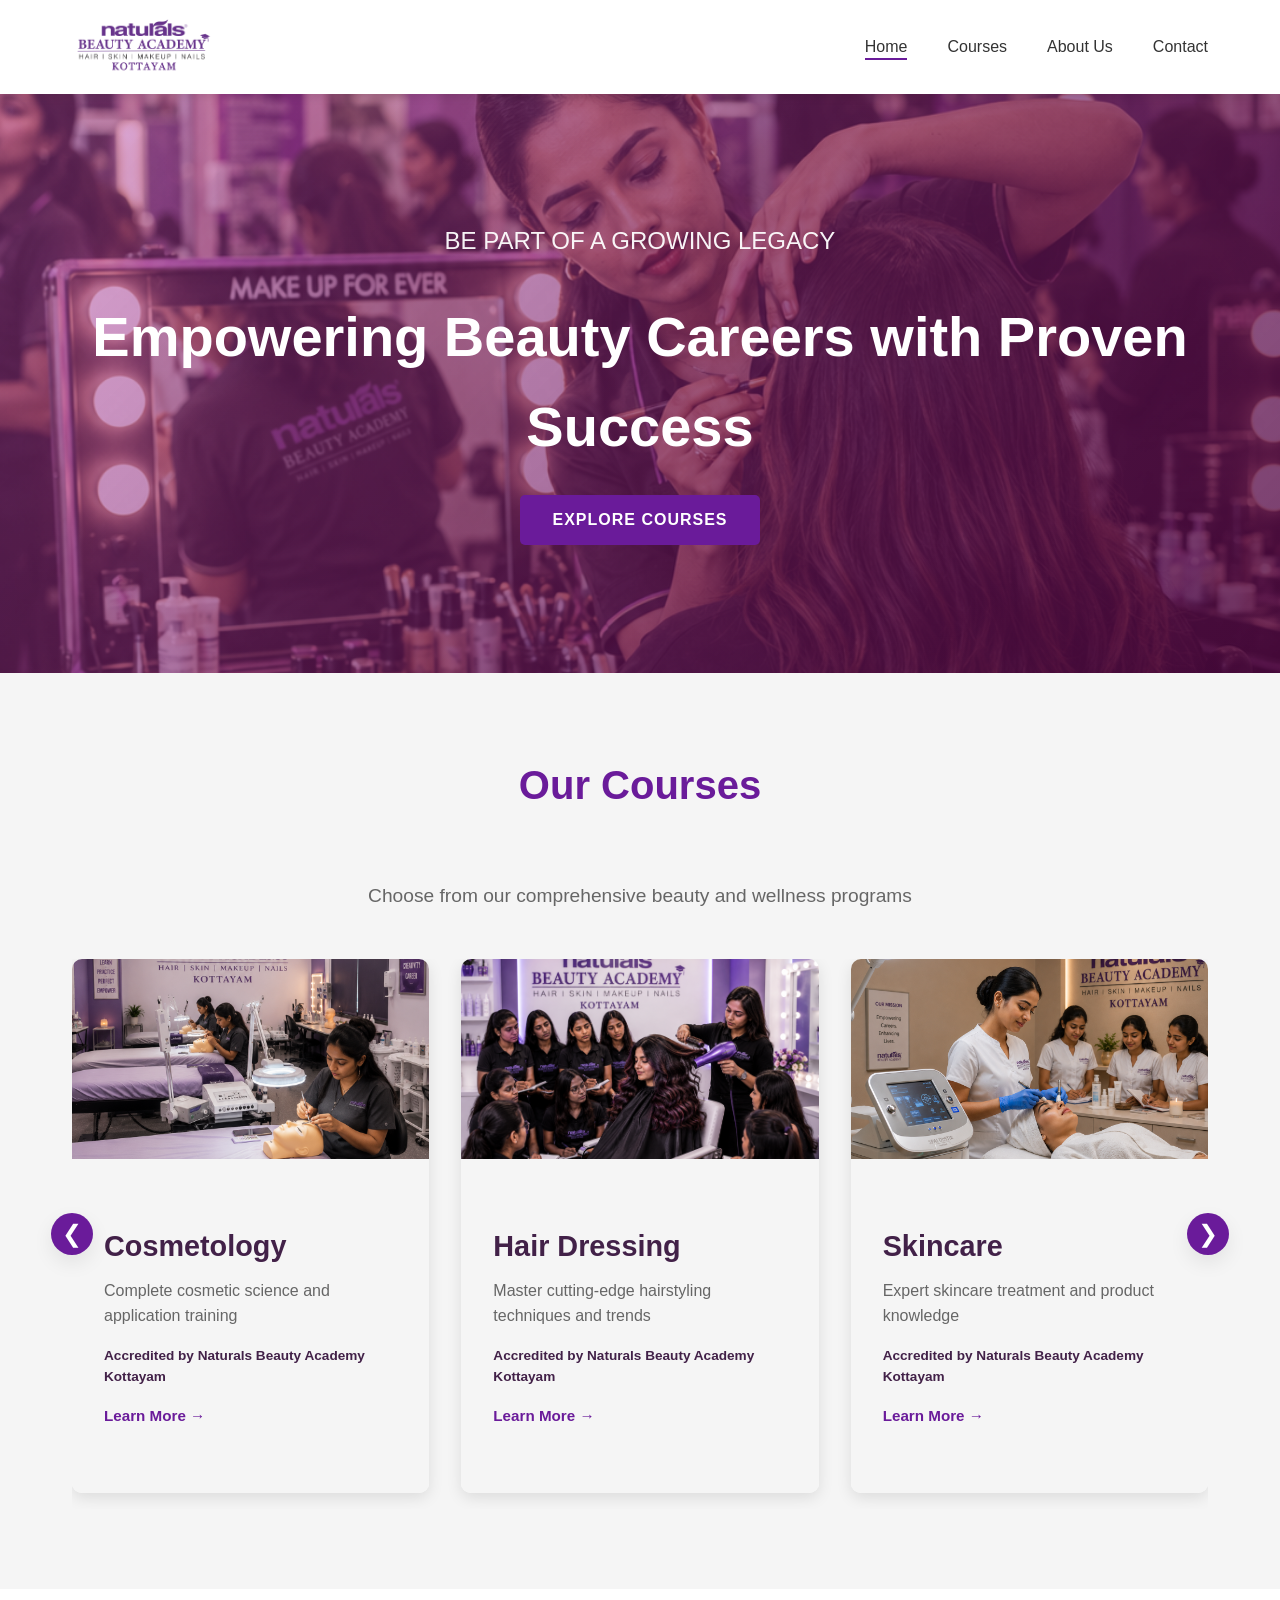
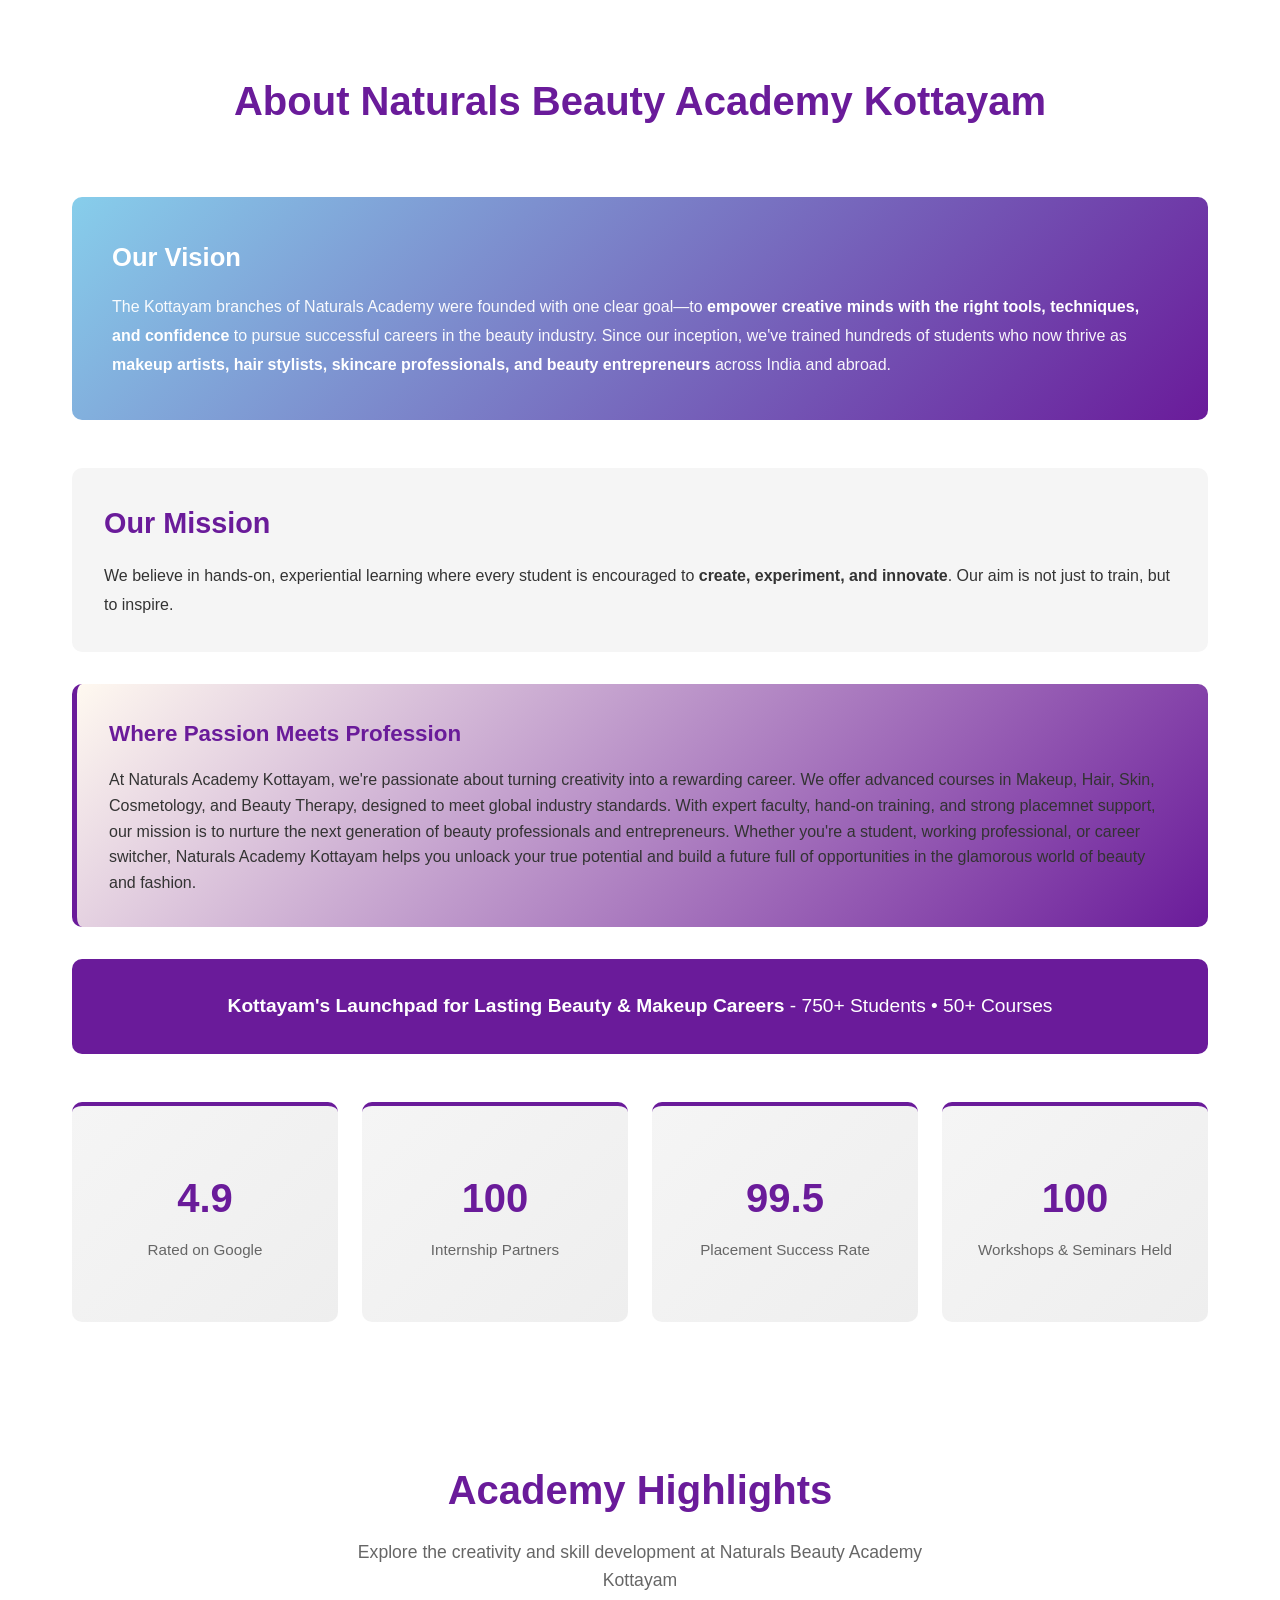
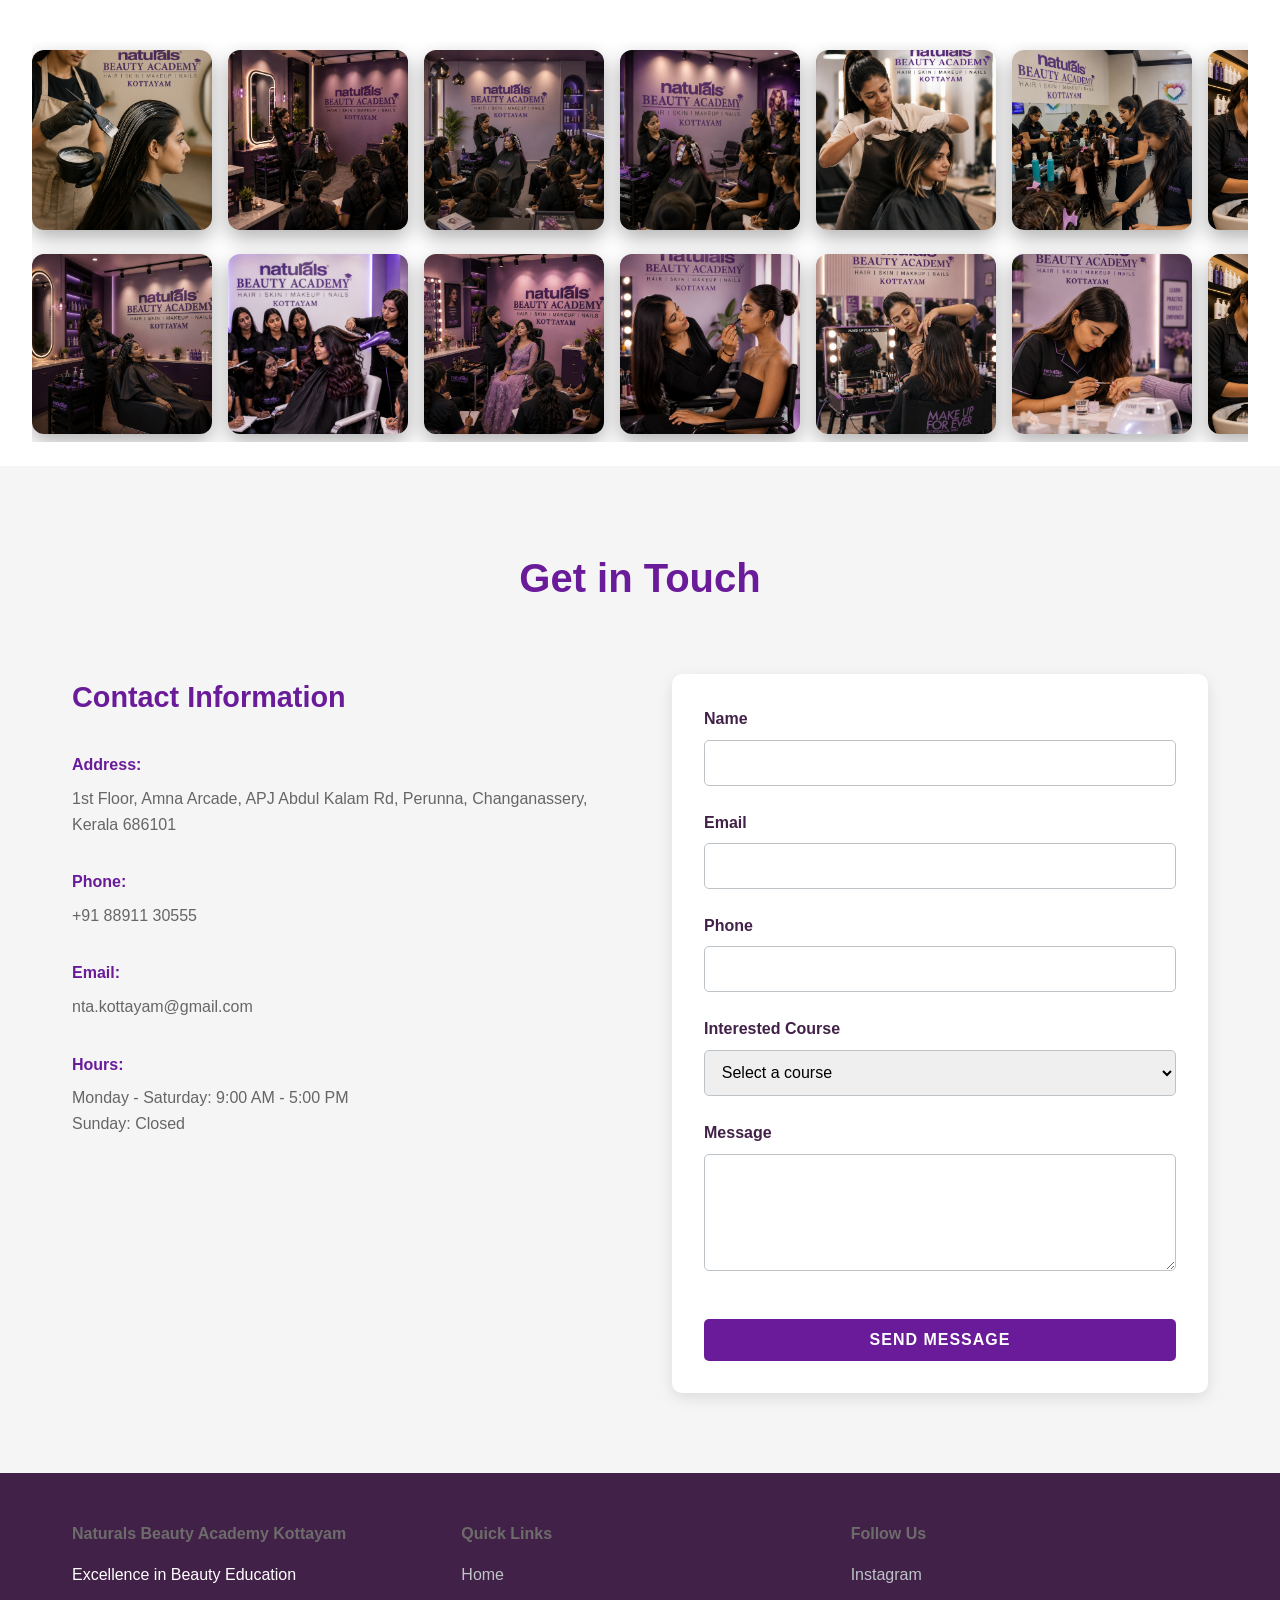
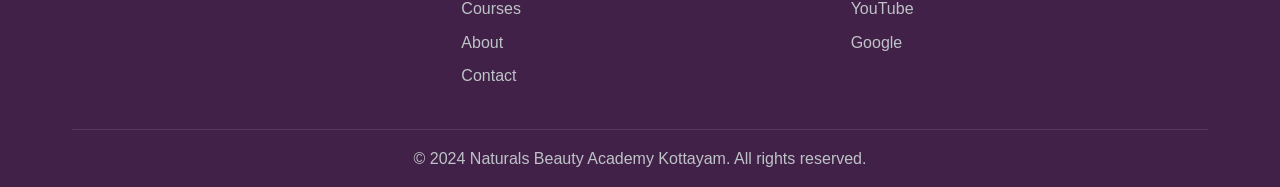
<file: index.html>
<!DOCTYPE html>
<html lang="en">
<head>
    <meta charset="UTF-8">
    <meta name="viewport" content="width=device-width, initial-scale=1.0">
    <meta name="description" content="Naturals Academy - Professional Cosmetology, Hairstyling, Makeup, and Skincare Courses">
    <meta name="keywords" content="Naturals Academy, Cosmetology, Hairstyling, Makeup, Skincare, Beauty Courses">
    <title>Naturals Academy - Beauty & Cosmetology Institute</title>
    <link rel="stylesheet" href="css/style.css">
    <link rel="stylesheet" href="css/responsive.css">
</head>
<body>
    <!-- Navigation Header -->
    <header class="header" id="header">
        <nav class="navbar">
            <div class="nav-container">
                <div class="logo">
                    <a href="https://www.google.com/search?q=Naturals+Beauty+Academy+Kottayam" target="_blank" rel="noopener noreferrer">
                        <img src="images/NATURALS BEAUTY KOTTAYM.png" alt="Naturals Beauty Academy Kottayam Logo" class="logo-image">
                    </a>
                </div>
                
                <button class="hamburger" id="hamburger">
                    <span></span>
                    <span></span>
                    <span></span>
                </button>

                <ul class="nav-menu" id="navMenu">
                    <li><a href="#home" class="nav-link">Home</a></li>
                    <li><a href="#courses" class="nav-link">Courses</a></li>
                    <li><a href="#about" class="nav-link">About Us</a></li>
                    <li><a href="#contact" class="nav-link">Contact</a></li>
                </ul>
            </div>
        </nav>
    </header>

    <!-- Hero Section -->
    <section class="hero" id="home">
        <div class="hero-content">
            <p>BE PART OF A GROWING LEGACY</p>
            <h2>Empowering Beauty Careers with Proven Success</h2>
            <a href="#courses" class="btn btn-primary">Explore Courses</a>
        </div>
    </section>

    <!-- Courses Section -->
    <section class="courses" id="courses">
        <div class="container">
            <h2 class="section-title">Our Courses</h2>
            <p class="section-subtitle">Choose from our comprehensive beauty and wellness programs</p>
            <div class="courses-slider-wrapper">
                <button class="course-slider-btn prev" aria-label="Previous courses">&#10094;</button>
                <div class="courses-grid">
                <!-- Cosmetology -->
                <a href="pages/cosmetology.html" class="course-card">
                    <div class="course-image cosmetology-bg"></div>
                    <div class="course-content">
                        <h3>Cosmetology</h3>
                        <p>Complete cosmetic science and application training</p>
                        <!-- <div class="course-meta">
                            <span class="duration">6-12 Months</span>
                        </div> -->
                        <div class="course-accreditation">Accredited by Naturals Beauty Academy Kottayam</div>
                        <span class="btn-link">Learn More →</span>
                    </div>
                </a>

                <!-- Hairstyling -->
                <a href="pages/hairstyling.html" class="course-card">
                    <div class="course-image hairstyling-bg"></div>
                    <div class="course-content">
                        <h3>Hair Dressing</h3>
                        <p>Master cutting-edge hairstyling techniques and trends</p>
                        <!-- <div class="course-meta">
                            <span class="duration">6-12 Months</span>
                        </div> -->
                        <div class="course-accreditation">Accredited by Naturals Beauty Academy Kottayam</div>
                        <span class="btn-link">Learn More →</span>
                    </div>
                </a>

                <!-- Skincare -->
                <a href="pages/skincare.html" class="course-card">
                    <div class="course-image skincare-bg"></div>
                    <div class="course-content">
                        <h3>Skincare</h3>
                        <p>Expert skincare treatment and product knowledge</p>
                        <!-- <div class="course-meta">
                            <span class="duration">3-6 Months</span>
                        </div> -->
                        <div class="course-accreditation">Accredited by Naturals Beauty Academy Kottayam</div>
                        <span class="btn-link">Learn More →</span>
                    </div>
                </a>

                <!-- Makeup -->
                <a href="pages/makeup.html" class="course-card">
                    <div class="course-image makeup-bg"></div>
                    <div class="course-content">
                        <h3>Makeup Artistry</h3>
                        <p>Learn professional makeup techniques for every occasion</p>
                        <!-- <div class="course-meta">
                            <span class="duration">3-6 Months</span>
                        </div> -->
                        <div class="course-accreditation">Accredited by Naturals Beauty Academy Kottayam</div>
                        <span class="btn-link">Learn More →</span>
                    </div>
                </a>

                <!-- Nail Technician -->
                <a href="pages/nail-technician.html" class="course-card">
                    <div class="course-image nail-bg"></div>
                    <div class="course-content">
                        <h3>Nail Technician</h3>
                        <p>Master nail art, extensions, and professional salon practices</p>
                        <!-- <div class="course-meta">
                            <span class="duration">3-6 Months</span>
                        </div> -->
                        <div class="course-accreditation">Accredited by Naturals Beauty Academy Kottayam</div>
                        <span class="btn-link">Learn More →</span>
                    </div>
                </a>
                </div>
                <button class="course-slider-btn next" aria-label="Next courses">&#10095;</button>
            </div>
        </div>
    </section>

    <!-- About Section -->
    <section class="about" id="about">
        <div class="container">
            <h2 class="section-title">About Naturals Beauty Academy Kottayam</h2>
            
            <!-- Vision Section -->
            <div class="about-vision">
                <div class="vision-card">
                    <h3>Our Vision</h3>
                    <p>The Kottayam branches of Naturals Academy were founded with one clear goal—to <strong>empower creative minds with the right tools, techniques, and confidence</strong> to pursue successful careers in the beauty industry. Since our inception, we've trained hundreds of students who now thrive as <strong>makeup artists, hair stylists, skincare professionals, and beauty entrepreneurs</strong> across India and abroad.</p>
                </div>
            </div>

            <!-- Mission Section -->
            <div class="about-mission">
                <h3>Our Mission</h3>
                <p>We believe in hands-on, experiential learning where every student is encouraged to <strong>create, experiment, and innovate</strong>. Our aim is not just to train, but to inspire.</p>
            </div>

            <!-- Where Position Meets Profession -->
            <div class="about-tagline">
                <h3>Where Passion Meets Profession</h3>
                <p>At Naturals Academy Kottayam, we're passionate about turning creativity into a rewarding career. We offer advanced courses in Makeup, Hair, Skin, Cosmetology, and Beauty Therapy, designed to meet global industry standards. With expert faculty, hand-on training, and strong placemnet support, our mission is to nurture the next generation of beauty professionals and entrepreneurs. Whether you're a student, working professional, or career switcher, Naturals Academy Kottayam helps you unloack your true potential and build a future full of opportunities in the glamorous world of beauty and fashion.</p>
            </div>

            <!-- Key Message -->
            <div class="about-highlight">
                <p><strong>Kottayam's Launchpad for Lasting Beauty & Makeup Careers</strong> - 750+ Students • 50+ Courses</p>
            </div>

            <!-- About Content Grid -->
            <div class="about-stats-wrapper">
                <div class="about-stats">
                    <div class="stat">
                        <div class="stat-number">4.9</div>
                        <div class="stat-label">Rated on Google</div>
                    </div>
                    <div class="stat">
                        <div class="stat-number">100</div>
                        <div class="stat-label">Internship Partners</div>
                    </div>
                    <div class="stat">
                        <div class="stat-number">99.5</div>
                        <div class="stat-label">Placement Success Rate</div>
                    </div>
                    <div class="stat">
                        <div class="stat-number">100</div>
                        <div class="stat-label">Workshops & Seminars Held</div>
                    </div>
                </div>
            </div>
        </div>
    </section>

    <!-- Gallery Section -->
    <section class="gallery" id="gallery">
        <div class="container">
            <h2 class="section-title">Academy Highlights</h2>
            <p class="section-subtitle">Explore the creativity and skill development at Naturals Beauty Academy Kottayam</p>
        </div>
        <div class="gallery-scroll-wrapper">
            <div class="gallery-scroll-container">
                <!-- Row 1 -->
                <div class="gallery-row">
                    <div class="gallery-item">
                        <div class="gallery-image" style="background-image: url('images/1.png'); background-size: cover; background-position: center;"></div>
                        <div class="gallery-overlay"><p>Makeup Artistry</p></div>
                    </div>
                    <div class="gallery-item">
                        <div class="gallery-image" style="background-image: url('images/2.png'); background-size: cover; background-position: center;"></div>
                        <div class="gallery-overlay"><p>Hair Styling</p></div>
                    </div>
                    <div class="gallery-item">
                        <div class="gallery-image" style="background-image: url('images/3.png'); background-size: cover; background-position: center;"></div>
                        <div class="gallery-overlay"><p>Student Training</p></div>
                    </div>
                    <div class="gallery-item">
                        <div class="gallery-image" style="background-image: url('images/4.png'); background-size: cover; background-position: center;"></div>
                        <div class="gallery-overlay"><p>Skincare Techniques</p></div>
                    </div>
                    <div class="gallery-item">
                        <div class="gallery-image" style="background-image: url('images/5.png'); background-size: cover; background-position: center;"></div>
                        <div class="gallery-overlay"><p>Nail Art</p></div>
                    </div>
                    <div class="gallery-item">
                        <div class="gallery-image" style="background-image: url('images/6.png'); background-size: cover; background-position: center;"></div>
                        <div class="gallery-overlay"><p>Live Demonstrations</p></div>
                    </div>
                    <!-- Duplicate for seamless loop -->
                    <div class="gallery-item">
                        <div class="gallery-image" style="background-image: url('images/7.png'); background-size: cover; background-position: center;"></div>
                        <div class="gallery-overlay"><p>Makeup Artistry</p></div>
                    </div>
                    <div class="gallery-item">
                        <div class="gallery-image" style="background-image: url('images/8.png'); background-size: cover; background-position: center;"></div>
                        <div class="gallery-overlay"><p>Hair Styling</p></div>
                    </div>
                </div>
                <!-- Row 2 -->
                <div class="gallery-row">
                    <div class="gallery-item">
                        <div class="gallery-image" style="background-image: url('images/9.png'); background-size: cover; background-position: center;"></div>
                        <div class="gallery-overlay"><p>Nail Art</p></div>
                    </div>
                    <div class="gallery-item">
                        <div class="gallery-image" style="background-image: url('images/10.png'); background-size: cover; background-position: center;"></div>
                        <div class="gallery-overlay"><p>Live Demonstrations</p></div>
                    </div>
                    <div class="gallery-item">
                        <div class="gallery-image" style="background-image: url('images/11.png'); background-size: cover; background-position: center;"></div>
                        <div class="gallery-overlay"><p>Makeup Artistry</p></div>
                    </div>
                    <div class="gallery-item">
                        <div class="gallery-image" style="background-image: url('images/12.png'); background-size: cover; background-position: center;"></div>
                        <div class="gallery-overlay"><p>Hair Styling</p></div>
                    </div>
                    <div class="gallery-item">
                        <div class="gallery-image" style="background-image: url('images/13.png'); background-size: cover; background-position: center;"></div>
                        <div class="gallery-overlay"><p>Student Training</p></div>
                    </div>
                    <div class="gallery-item">
                        <div class="gallery-image" style="background-image: url('images/14.png'); background-size: cover; background-position: center;"></div>
                        <div class="gallery-overlay"><p>Skincare Techniques</p></div>
                    </div>
                    <!-- Duplicate for seamless loop -->
                    <div class="gallery-item">
                        <div class="gallery-image" style="background-image: url('images/7.png'); background-size: cover; background-position: center;"></div>
                        <div class="gallery-overlay"><p>Nail Art</p></div>
                    </div>
                    <div class="gallery-item">
                        <div class="gallery-image" style="background-image: url('images/15.png'); background-size: cover; background-position: center;"></div>
                        <div class="gallery-overlay"><p>Live Demonstrations</p></div>
                    </div>
                </div>
            </div>
        </div>
    </section>

    <!-- Contact Section -->
    <section class="contact" id="contact">
        <div class="container">
            <h2 class="section-title">Get in Touch</h2>
            <div class="contact-wrapper">
                <div class="contact-info">
                    <h3>Contact Information</h3>
                    <div class="info-item">
                        <strong>Address:</strong>
                        <p>1st Floor, Amna Arcade, APJ Abdul Kalam Rd, Perunna, Changanassery, Kerala 686101</p>
                    </div>
                    <div class="info-item">
                        <strong>Phone:</strong>
                        <p>+91 88911 30555</p>
                    </div>
                    <div class="info-item">
                        <strong>Email:</strong>
                        <p>nta.kottayam@gmail.com</p>
                    </div>
                    <div class="info-item">
                        <strong>Hours:</strong>
                        <p>Monday - Saturday: 9:00 AM - 5:00 PM<br>Sunday: Closed</p>
                    </div>
                </div>

                <form class="contact-form" id="contactForm">
                    <div class="form-group">
                        <label for="name">Name</label>
                        <input type="text" id="name" name="name" required>
                    </div>
                    <div class="form-group">
                        <label for="email">Email</label>
                        <input type="email" id="email" name="email" required>
                    </div>
                    <div class="form-group">
                        <label for="phone">Phone</label>
                        <input type="tel" id="phone" name="phone">
                    </div>
                    <div class="form-group">
                        <label for="course">Interested Course</label>
                        <select id="course" name="course">
                            <option value="">Select a course</option>
                            <option value="hairstyling">Hairstyling</option>
                            <option value="cosmetology">Cosmetology</option>
                            <option value="makeup">Makeup Artistry</option>
                            <option value="skincare">Skincare</option>
                            <option value="skincare">Nail Technician</option>
                        </select>
                    </div>
                    <div class="form-group">
                        <label for="message">Message</label>
                        <textarea id="message" name="message" rows="5"></textarea>
                    </div>
                    <button type="submit" class="btn btn-primary">Send Message</button>
                </form>
            </div>
        </div>
    </section>

    <!-- Footer -->
    <footer class="footer">
        <div class="container">
            <div class="footer-content">
                <div class="footer-section">
                    <h4>Naturals Beauty Academy Kottayam</h4>
                    <p>Excellence in Beauty Education</p>
                </div>
                <div class="footer-section">
                    <h4>Quick Links</h4>
                    <ul>
                        <li><a href="#home">Home</a></li>
                        <li><a href="#courses">Courses</a></li>
                        <li><a href="#about">About</a></li>
                        <li><a href="#contact">Contact</a></li>
                    </ul>
                </div>
                <div class="footer-section">
                    <h4>Follow Us</h4>
                    <ul>
                        <li><a href="https://www.instagram.com/naturals_academy_kottayam?igsh=MTk2bHV6dDZtdGIxdg==" target="_blank">Instagram</a></li>
                        <li><a href="https://youtube.com/@naturalsacademykottayam?si=Oehz11vfqJS3rAkm" target="_blank">YouTube</a></li>
                        <li><a href="https://share.google/pFwSYsd4B2NasZM3f" target="_blank">Google</a></li>
                    </ul>
                </div>
            </div>
            <div class="footer-bottom">
                <p>&copy; 2024 Naturals Beauty Academy Kottayam. All rights reserved.</p>
            </div>
        </div>
    </footer>

    <script src="js/script.js"></script>
</body>
</html>
</file>
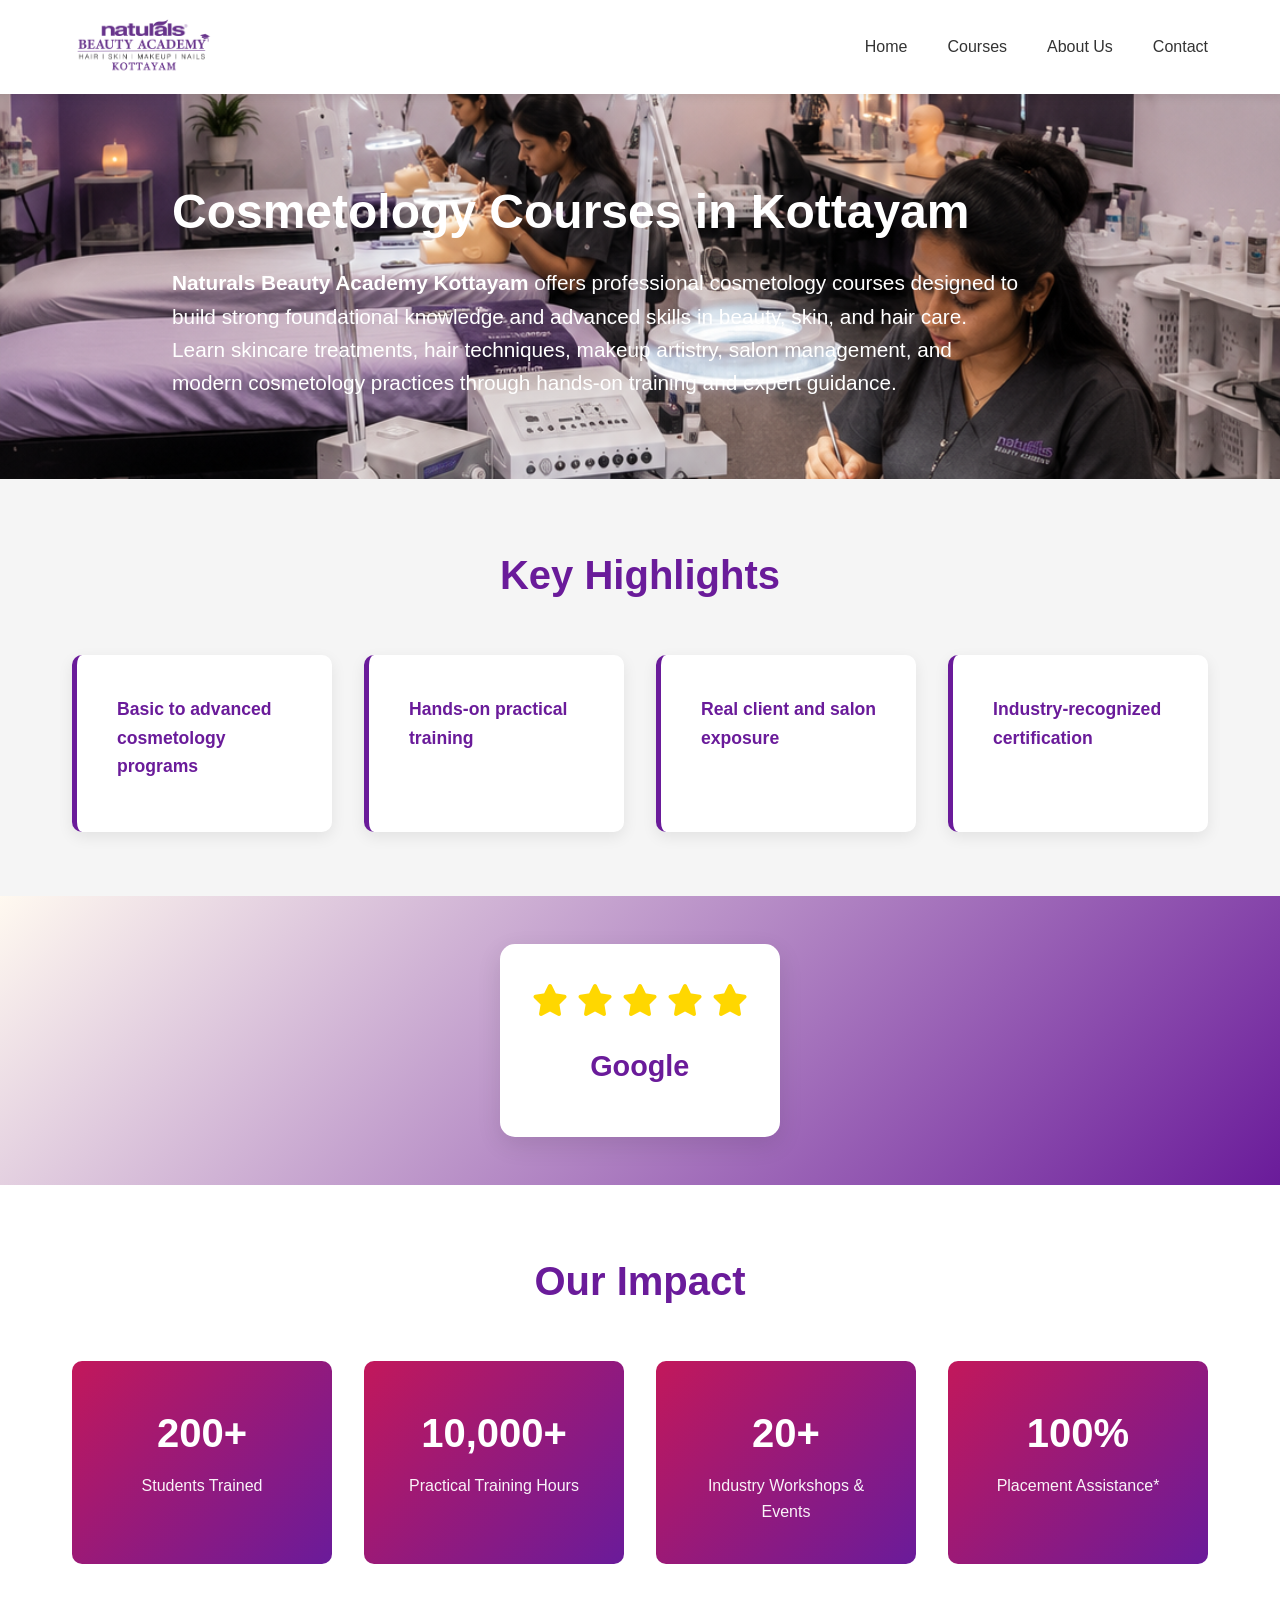
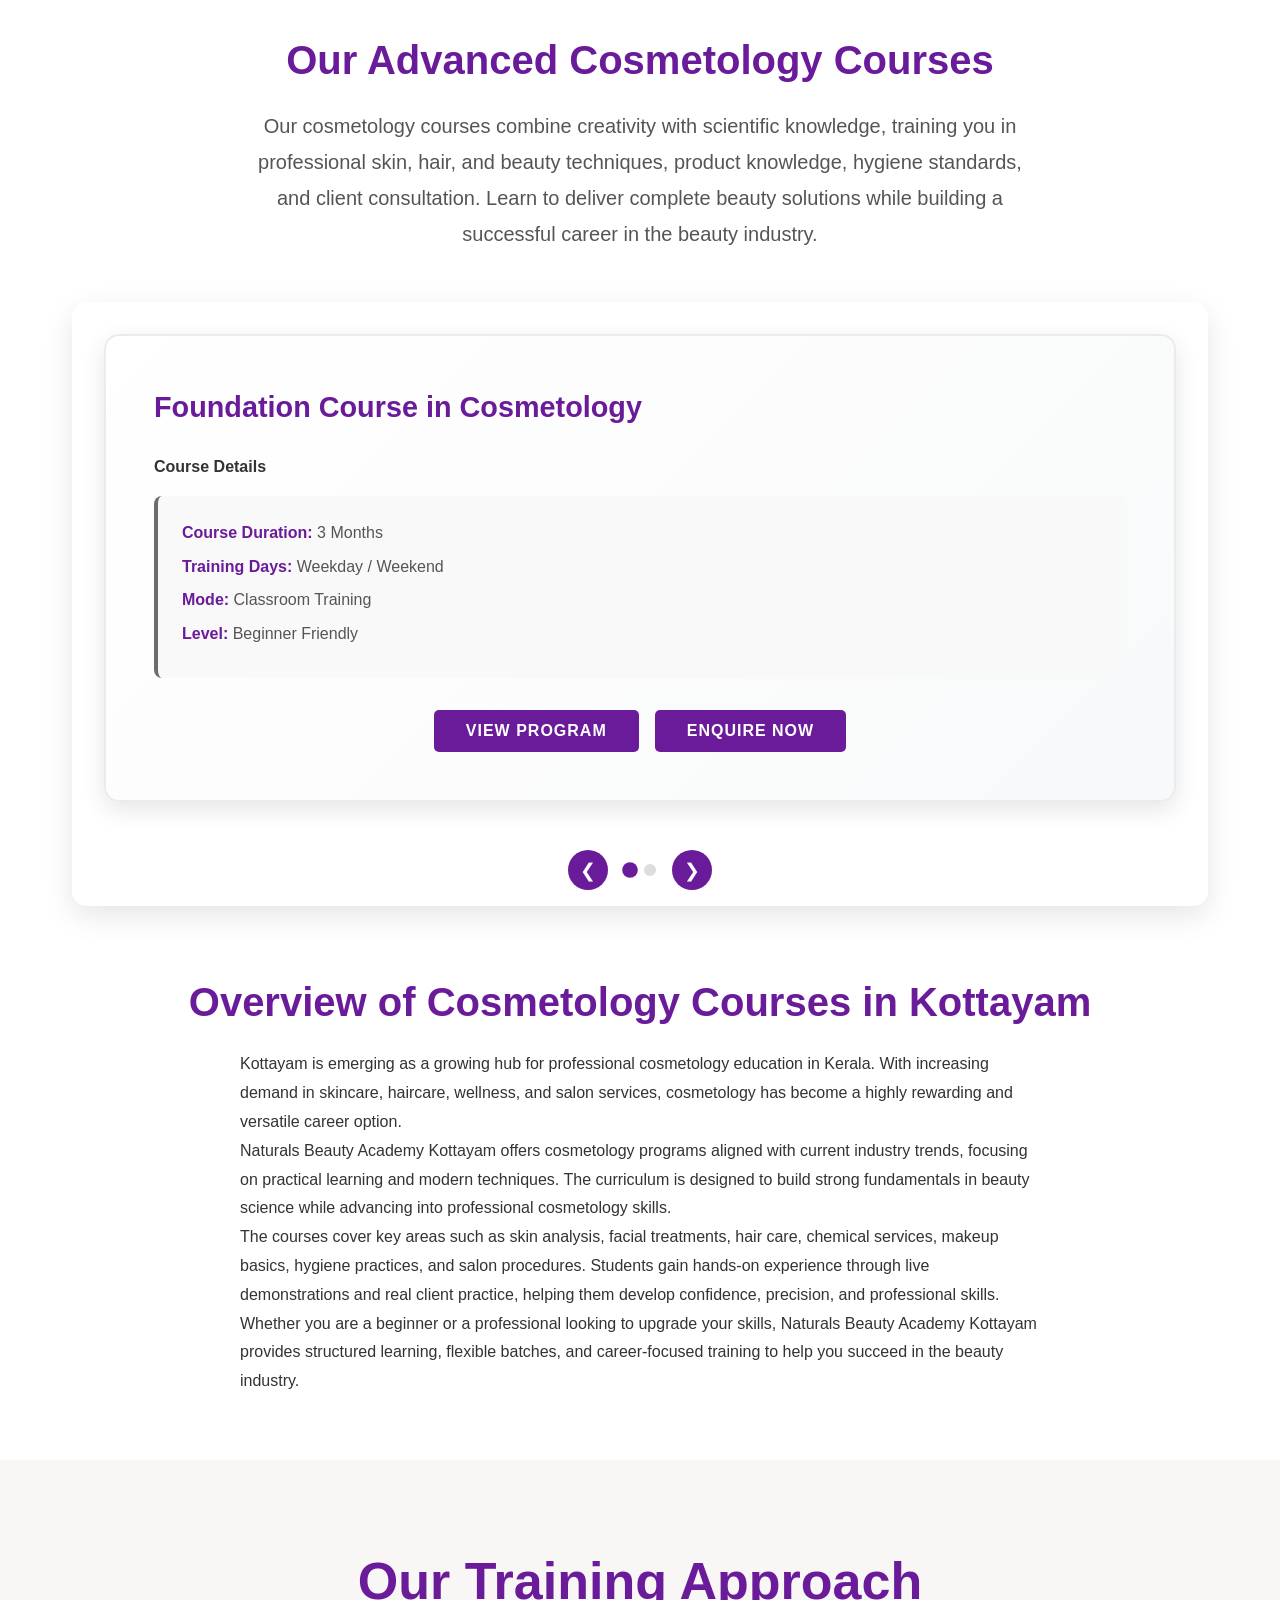
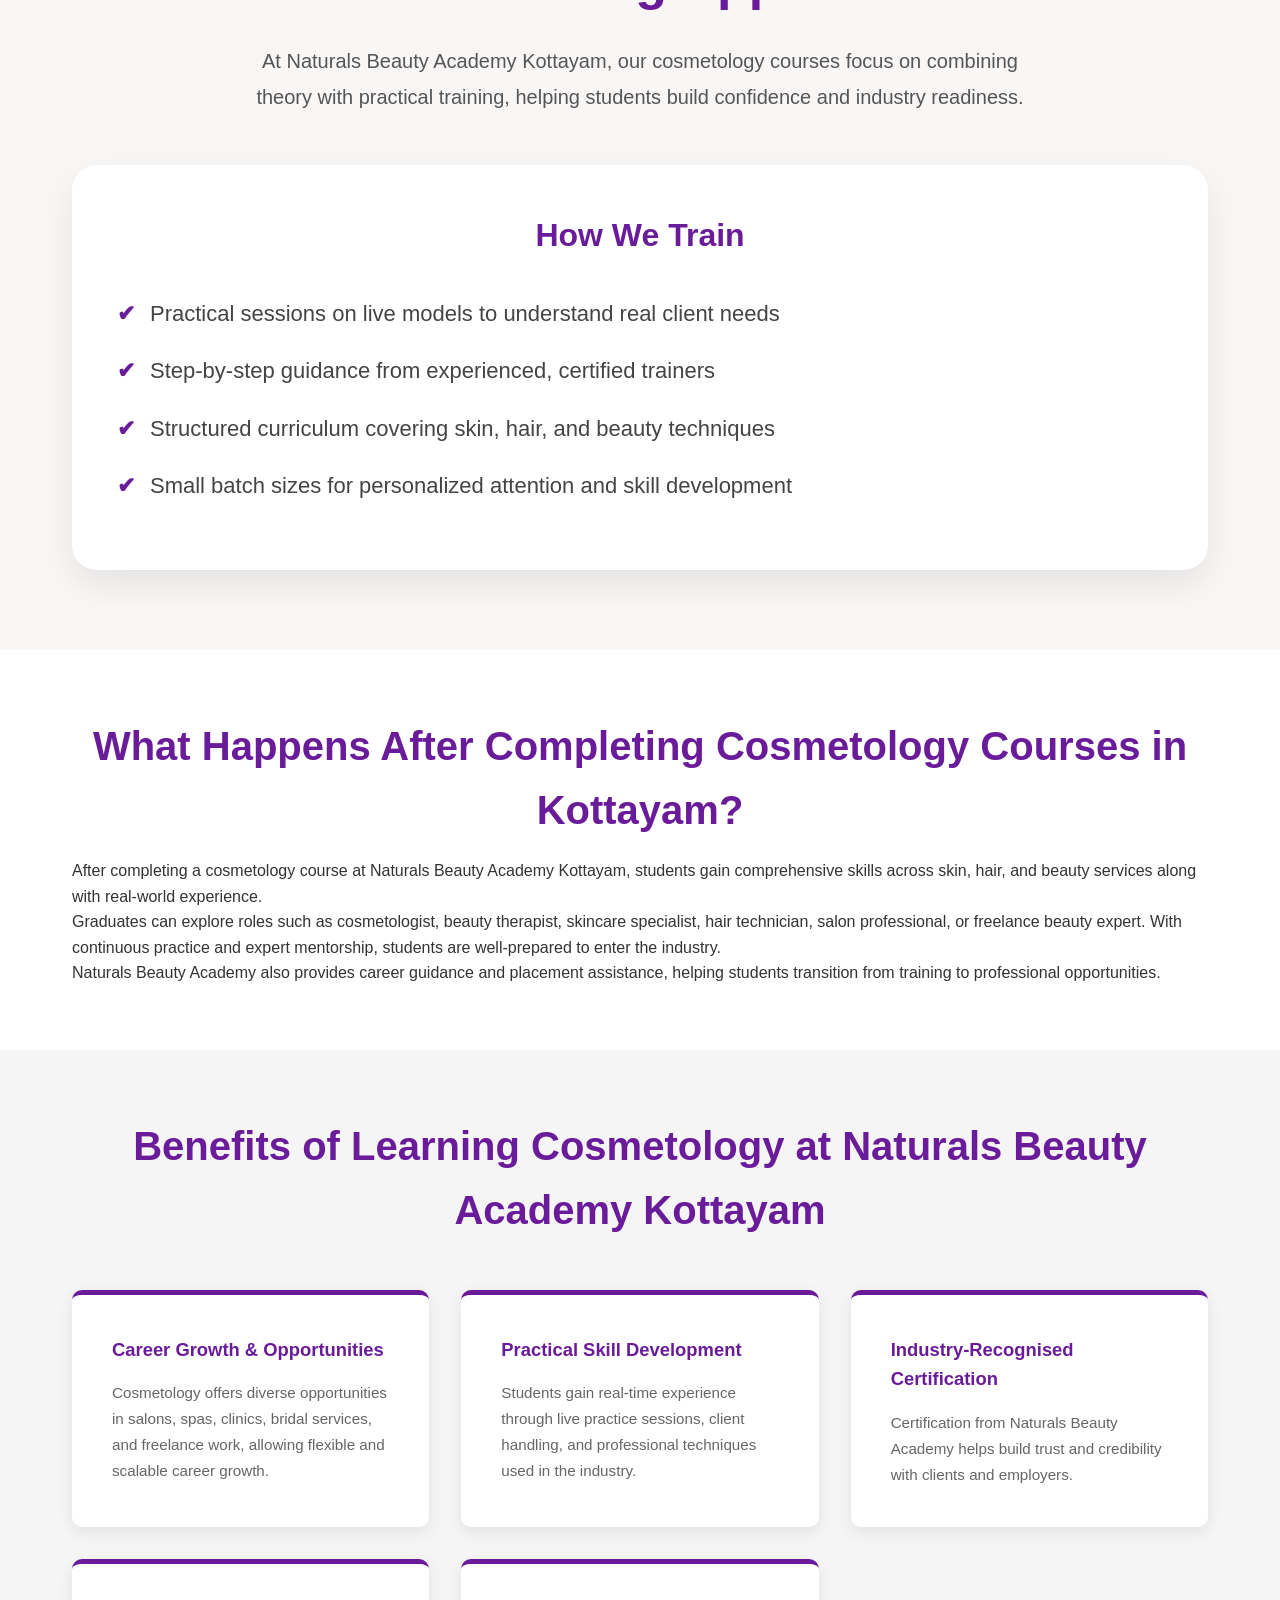
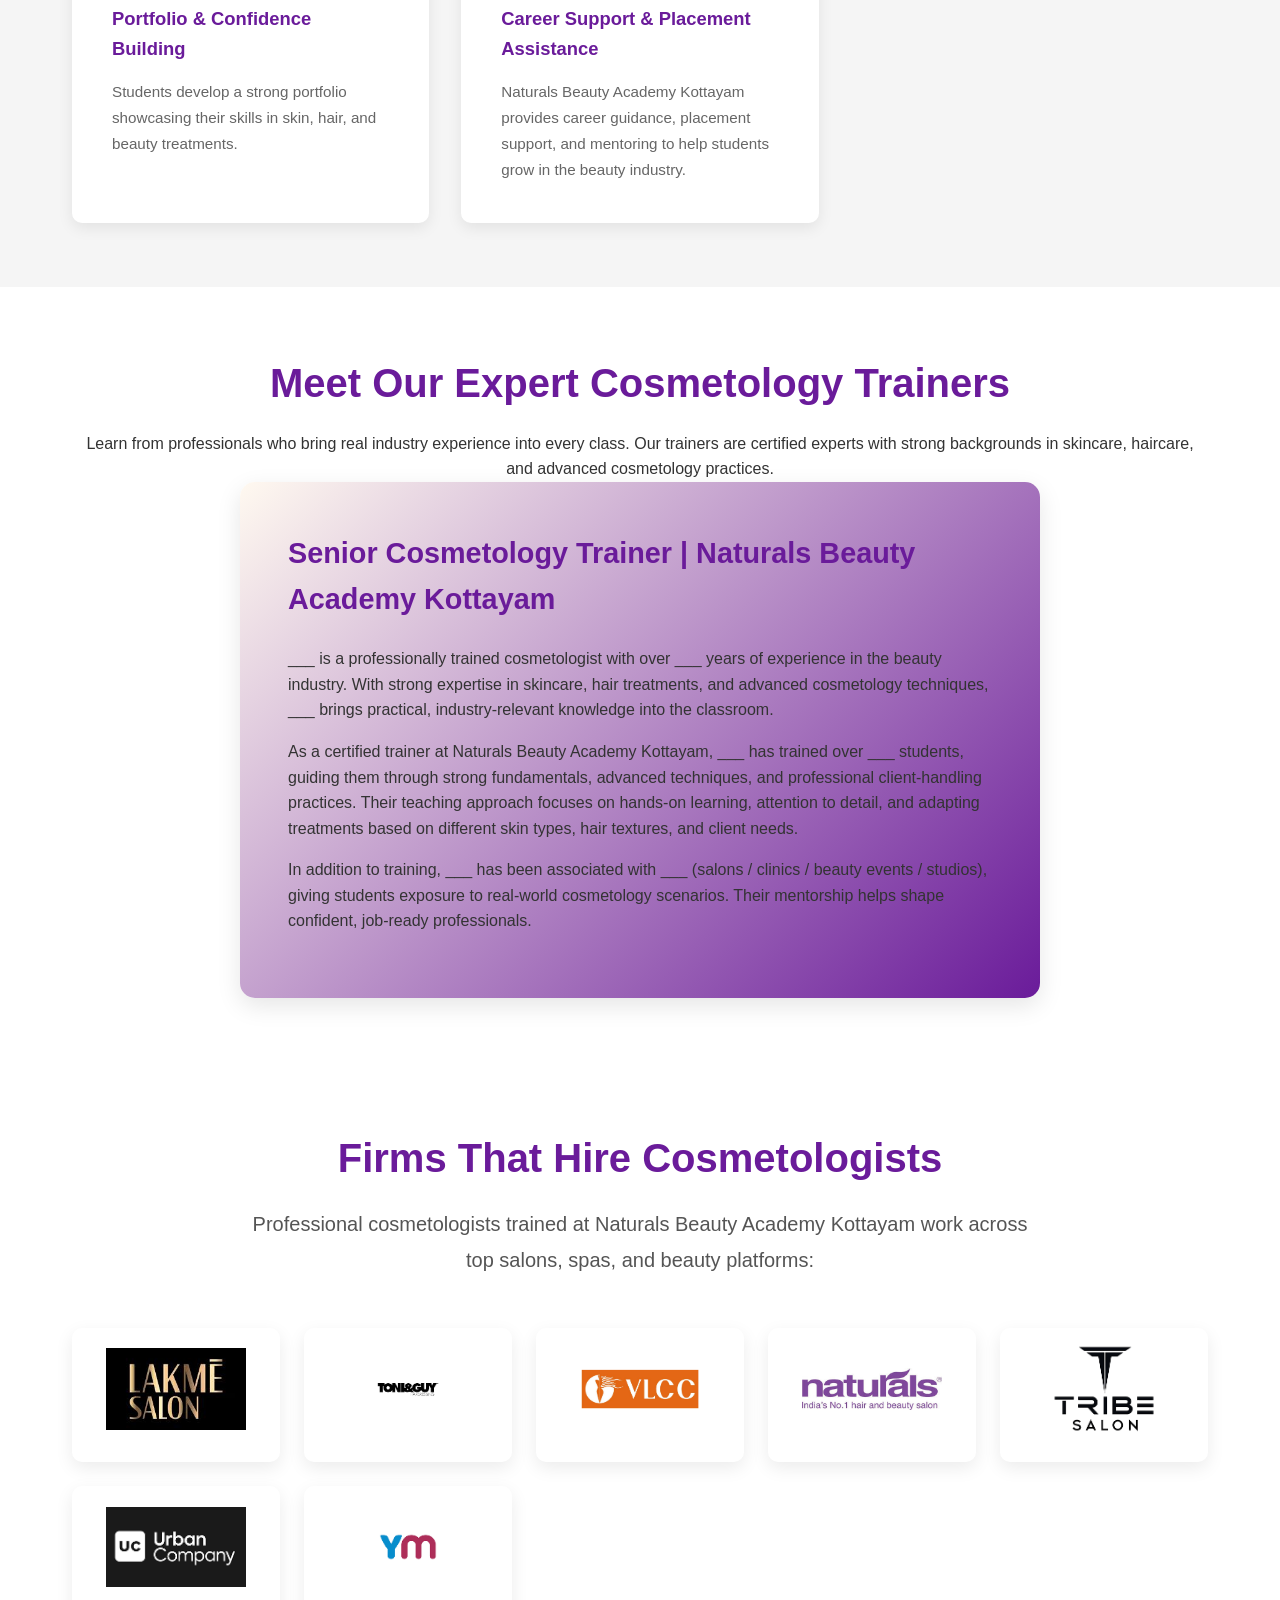
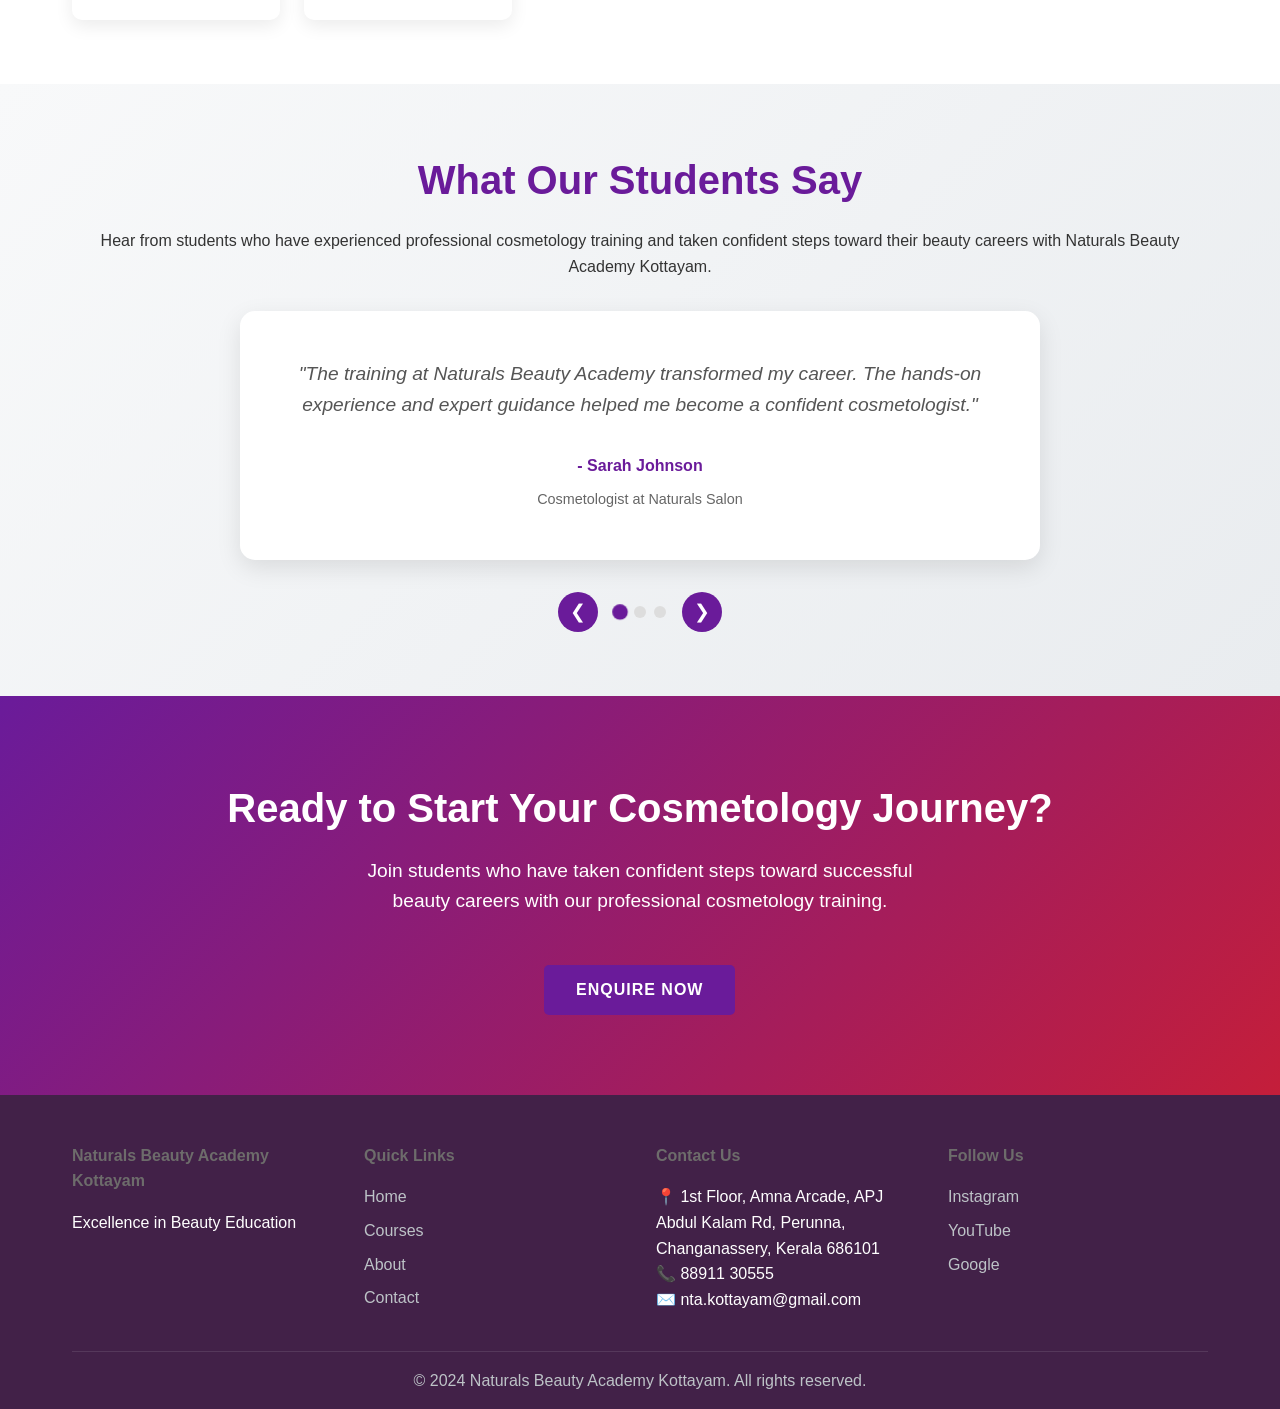
<file: pages/cosmetology.html>
<!DOCTYPE html>
<html lang="en">
<head>
    <meta charset="UTF-8">
    <meta name="viewport" content="width=device-width, initial-scale=1.0">
    <meta name="description" content="Naturals Beauty Academy Cosmetology Courses in Kottayam - professional cosmetology training in skin, hair, makeup, and salon services.">
    <title>Cosmetology Courses in Kottayam - Naturals Beauty Academy Kottayam</title>
    <link rel="stylesheet" href="../css/style.css">
    <link rel="stylesheet" href="../css/responsive.css">
    <link rel="stylesheet" href="https://cdnjs.cloudflare.com/ajax/libs/font-awesome/6.0.0/css/all.min.css">
    <style>
        /* Additional styles for enhanced animations and sliders */
        .animate-slide-down {
            opacity: 0;
            transform: translateY(-50px);
            animation: slideDown 1s ease-out forwards;
        }

        .animate-slide-up {
            opacity: 0;
            transform: translateY(50px);
            animation: slideUp 1s ease-out forwards;
        }

        .animate-slide-left {
            opacity: 0;
            transform: translateX(-50px);
            animation: slideLeft 1s ease-out forwards;
        }

        .animate-slide-right {
            opacity: 0;
            transform: translateX(50px);
            animation: slideRight 1s ease-out forwards;
        }

        .animate-fade-in {
            opacity: 0;
            animation: fadeIn 1.2s ease-out forwards;
        }

        .animate-scale-in {
            opacity: 0;
            transform: scale(0.8);
            animation: scaleIn 0.8s ease-out forwards;
        }

        .animate-bounce {
            opacity: 0;
            animation: bounceIn 1s ease-out forwards;
        }

        @keyframes slideDown {
            to { opacity: 1; transform: translateY(0); }
        }

        @keyframes slideUp {
            to { opacity: 1; transform: translateY(0); }
        }

        @keyframes slideLeft {
            to { opacity: 1; transform: translateX(0); }
        }

        @keyframes slideRight {
            to { opacity: 1; transform: translateX(0); }
        }

        @keyframes fadeIn {
            to { opacity: 1; }
        }

        @keyframes scaleIn {
            to { opacity: 1; transform: scale(1); }
        }

        @keyframes bounceIn {
            0% { opacity: 0; transform: scale(0.3); }
            50% { opacity: 1; transform: scale(1.05); }
            70% { transform: scale(0.9); }
            100% { opacity: 1; transform: scale(1); }
        }

        /* Slider styles */
        .courses-slider {
            position: relative;
            overflow: hidden;
            border-radius: 15px;
            box-shadow: 0 10px 30px rgba(0, 0, 0, 0.1);
        }

        .slider-container {
            display: flex;
            transition: transform 0.5s ease;
        }

        .course-slide {
            min-width: 100%;
            display: none;
        }

        .course-slide.active {
            display: block;
        }

        .course-card-large {
            background: linear-gradient(135deg, #fff 0%, #f8f9fa 100%);
            padding: 3rem;
            border-radius: 15px;
            margin: 2rem;
            box-shadow: 0 8px 25px rgba(0, 0, 0, 0.1);
            border: 2px solid #e9ecef;
        }

        .course-header-card h3 {
            color: var(--primary-color);
            margin-bottom: 1.5rem;
            font-size: 1.8rem;
        }

        .course-details p {
            margin-bottom: 0.5rem;
            color: #555;
            font-size: 1rem;
        }

        .course-actions {
            display: flex;
            gap: 1rem;
            margin-top: 2rem;
            justify-content: center;
        }

        .slider-controls {
            display: flex;
            justify-content: center;
            align-items: center;
            padding: 1rem;
            background: rgba(255, 255, 255, 0.9);
            gap: 1rem;
        }

        .slider-btn {
            background: var(--primary-color);
            color: white;
            border: none;
            width: 40px;
            height: 40px;
            border-radius: 50%;
            cursor: pointer;
            font-size: 1.2rem;
            transition: all 0.3s ease;
            display: flex;
            align-items: center;
            justify-content: center;
        }

        .slider-btn:hover {
            background: #680000;
            transform: scale(1.1);
        }

        .slider-dots {
            display: flex;
            gap: 0.5rem;
        }

        .dot {
            width: 12px;
            height: 12px;
            border-radius: 50%;
            background: #ddd;
            cursor: pointer;
            transition: all 0.3s ease;
        }

        .dot.active {
            background: var(--primary-color);
            transform: scale(1.3);
        }

        /* Rating section */
        .rating-section {
            padding: 3rem 2rem;
            background: linear-gradient(135deg, #fff9f0 0%, #6A1B9A 100%);
            text-align: center;
        }

        .rating-card {
            background: white;
            padding: 2rem;
            border-radius: 15px;
            box-shadow: 0 8px 25px rgba(0, 0, 0, 0.1);
            display: inline-block;
            max-width: 300px;
        }

        .authority-card {
            background: #fff5eb;
            border: 1px solid #ffd1b8;
            border-radius: 12px;
            padding: 1rem 1.5rem;
            display: inline-flex;
            justify-content: center;
            width: fit-content;
            margin: 1.5rem auto;
        }

        .stars {
            color: #ffd700;
            font-size: 2rem;
            margin-bottom: 1rem;
        }

        /* Overview section */
        .overview-section {
            padding: 4rem 2rem;
            background: white;
        }

        .overview-content {
            max-width: 800px;
            margin: 0 auto;
            line-height: 1.8;
        }

        .overview-content h3 {
            color: var(--primary-color);
            margin: 2rem 0 1rem 0;
            text-align: left;
        }

        .training-list {
            list-style: none;
            padding: 0;
        }

        .training-list li {
            padding: 0.5rem 0;
            position: relative;
            padding-left: 1.5rem;
        }

        .training-list li:before {
            content: '�';
            color: var(--primary-color);
            font-weight: bold;
            position: absolute;
            left: 0;
        }

        /* Testimonials slider */
        .testimonials-section {
            padding: 4rem 2rem;
            background: linear-gradient(135deg, #f8f9fa 0%, #e9ecef 100%);
        }

        .testimonials-slider {
            position: relative;
            max-width: 800px;
            margin: 0 auto;
        }

        .testimonial-slide {
            display: none;
        }

        .testimonial-slide.active {
            display: block;
        }

        .testimonial-card {
            background: white;
            padding: 3rem;
            border-radius: 15px;
            box-shadow: 0 8px 25px rgba(0, 0, 0, 0.1);
            text-align: center;
            margin: 2rem 0;
        }

        .testimonial-content p {
            font-size: 1.2rem;
            font-style: italic;
            color: #555;
            margin-bottom: 2rem;
            line-height: 1.6;
        }

        .testimonial-author h4 {
            color: var(--primary-color);
            margin-bottom: 0.5rem;
        }

        .testimonial-author span {
            color: #666;
            font-size: 0.9rem;
        }

        .testimonial-controls {
            display: flex;
            justify-content: center;
            align-items: center;
            gap: 1rem;
            margin-top: 2rem;
        }

        .testimonial-btn {
            background: var(--primary-color);
            color: white;
            border: none;
            width: 40px;
            height: 40px;
            border-radius: 50%;
            cursor: pointer;
            font-size: 1.2rem;
            transition: all 0.3s ease;
            display: flex;
            align-items: center;
            justify-content: center;
        }

        .testimonial-btn:hover {
            background: #680000;
            transform: scale(1.1);
        }

        .testimonial-dots {
            display: flex;
            gap: 0.5rem;
        }

                @media (max-width: 768px) {
            .testimonials-section {
                padding: 2rem 1rem;
            }

            .testimonial-card {
                padding: 2rem;
                margin: 1rem 0;
            }

            .testimonial-content p {
                font-size: 1rem;
                line-height: 1.5;
            }

            .testimonial-author span {
                font-size: 0.85rem;
            }

            .testimonial-controls {
                flex-wrap: wrap;
                gap: 0.75rem;
                justify-content: center;
            }

            .testimonial-btn {
                width: 38px;
                height: 38px;
                font-size: 1rem;
            }
        }

        /* Trainer section */
        .trainer-section {
            padding: 4rem 2rem;
            background: white;
        }

        .trainer-card {
            background: linear-gradient(135deg, #fff9f0 0%, #6A1B9A 100%);
            padding: 3rem;
            border-radius: 15px;
            box-shadow: 0 8px 25px rgba(0, 0, 0, 0.1);
            max-width: 800px;
            margin: 0 auto;
        }

        .trainer-info h3 {
            color: var(--primary-color);
            margin-bottom: 1.5rem;
        }

        .trainer-info p {
            margin-bottom: 1rem;
            line-height: 1.6;
        }

        .trainer-focus {
            list-style: none;
            padding: 0;
        }

        .trainer-focus li {
            padding: 0.5rem 0;
            padding-left: 1.5rem;
            position: relative;
        }

        .trainer-focus li:before {
            content: '?';
            color: var(--primary-color);
            font-weight: bold;
            position: absolute;
            left: 0;
        }

        /* Animation delays */
        .animate-slide-left:nth-child(1) { animation-delay: 0.1s; }
        .animate-slide-right:nth-child(2) { animation-delay: 0.2s; }
        .animate-slide-left:nth-child(3) { animation-delay: 0.3s; }
        .animate-slide-right:nth-child(4) { animation-delay: 0.4s; }

        .animate-scale-in:nth-child(1) { animation-delay: 0.1s; }
        .animate-scale-in:nth-child(2) { animation-delay: 0.2s; }
        .animate-scale-in:nth-child(3) { animation-delay: 0.3s; }
        .animate-scale-in:nth-child(4) { animation-delay: 0.4s; }
    </style>
</head>
<body>
    <!-- Navigation Header -->
    <header class="header" id="header">
        <nav class="navbar">
            <div class="nav-container">
                <div class="logo">
                    <a href="https://www.google.com/search?q=Naturals+Beauty+Academy+Kottayam" target="_blank" rel="noopener noreferrer">
                        <img src="../images/NATURALS BEAUTY KOTTAYM.png" alt="Naturals Beauty Academy Kottayam Logo" class="logo-image">
                    </a>
                </div>

                <button class="hamburger" id="hamburger">
                    <span></span>
                    <span></span>
                    <span></span>
                </button>

                <ul class="nav-menu" id="navMenu">
                    <li><a href="../index.html" class="nav-link">Home</a></li>
                    <li><a href="../index.html#courses" class="nav-link">Courses</a></li>
                    <li><a href="../index.html#about" class="nav-link">About Us</a></li>
                    <li><a href="../index.html#contact" class="nav-link">Contact</a></li>
                </ul>
            </div>
        </nav>
    </header>

    <!-- Course Header -->
    <section class="course-header cosmetology-bg">
        <div class="container">
            <h1 class="animate-slide-down">Cosmetology Courses in Kottayam</h1>
            <p class="animate-slide-up"><b>Naturals Beauty Academy Kottayam</b> offers professional cosmetology courses designed to build strong foundational knowledge and advanced skills in beauty, skin, and hair care. Learn skincare treatments, hair techniques, makeup artistry, salon management, and modern cosmetology practices through hands-on training and expert guidance.</p>
        </div>
    </section>

    <!-- Key Highlights -->
    <section class="highlights">
        <div class="container">
            <h2 class="animate-fade-in">Key Highlights</h2>
            <div class="highlights-grid">
                <div class="highlight-item animate-slide-left"><h4>Basic to advanced cosmetology programs</h4></div>
                <div class="highlight-item animate-slide-right"><h4>Hands-on practical training</h4></div>
                <div class="highlight-item animate-slide-left"><h4>Real client and salon exposure</h4></div>
                <div class="highlight-item animate-slide-right"><h4>Industry-recognized certification</h4></div>
            </div>
        </div>
    </section>

    <!-- Accreditation Section -->
    <section class="rating-section">
        <div class="container">
            <div class="rating-card animate-bounce">
                <div class="stars">
                    <i class="fas fa-star"></i>
                    <i class="fas fa-star"></i>
                    <i class="fas fa-star"></i>
                    <i class="fas fa-star"></i>
                    <i class="fas fa-star"></i>
                </div>
                <h3>Google</h3>
            </div>
        </div>
    </section>

    <!-- Our Impact -->
    <section class="impact-section">
        <div class="container">
            <h2 class="animate-fade-in">Our Impact</h2>
            <div class="impact-stats">
                <div class="impact-stat animate-scale-in"><h3>200+</h3><p>Students Trained</p></div>
                <div class="impact-stat animate-scale-in"><h3>10,000+</h3><p>Practical Training Hours</p></div>
                <div class="impact-stat animate-scale-in"><h3>20+</h3><p>Industry Workshops & Events</p></div>
                <div class="impact-stat animate-scale-in"><h3>100%</h3><p>Placement Assistance*</p></div>
            </div>
        </div>
    </section>

    <!-- Course Programs Slider -->
    <section class="courses-slider-section">
        <div class="container">
            <h2 style="text-align: center;">Our Advanced Cosmetology Courses</h2>
            <p class="section-intro">Our cosmetology courses combine creativity with scientific knowledge, training you in professional skin, hair, and beauty techniques, product knowledge, hygiene standards, and client consultation. Learn to deliver complete beauty solutions while building a successful career in the beauty industry.</p>

            <div class="courses-slider">
                <div class="slider-container">
                    <div class="course-slide active">
                        <div class="course-card-large">
                            <div class="course-header-card">
                                <h3>Foundation Course in Cosmetology</h3>
                                <h4>Course Details</h4>
                                <div class="course-details">
                                    <p><strong>Course Duration:</strong> 3 Months</p>
                                    <p><strong>Training Days:</strong> Weekday / Weekend</p>
                                    <p><strong>Mode:</strong> Classroom Training</p>
                                    <p><strong>Level:</strong> Beginner Friendly</p>
                                </div>
                            </div>
                            <div class="course-actions">
                                <button class="btn btn-primary">View Program</button>
                                <button class="btn btn-secondary">Enquire Now</button>
                            </div>
                        </div>
                    </div>

                    <div class="course-slide">
                        <div class="course-card-large">
                            <div class="course-header-card">
                                <h3>Advanced Cosmetology Course</h3>
                                <h4>Course Details</h4>
                                <div class="course-details">
                                    <p><strong>Course Name</strong></p>
                                    <p><strong>Advanced Cosmetology Course</strong></p>
                                    <p><strong>Course Duration:</strong> 6 Months</p>
                                    <p><strong>Training Days:</strong> Weekday / Weekend</p>
                                    <p><strong>Mode:</strong> Classroom Training</p>
                                    <p><strong>Level:</strong> Intermediate to Advanced</p>
                                </div>
                            </div>
                            <div class="course-actions">
                                <button class="btn btn-primary">View Program</button>
                                <button class="btn btn-secondary">Enquire Now</button>
                            </div>
                        </div>
                    </div>
                </div>

                <div class="slider-controls">
                    <button class="slider-btn prev" onclick="prevSlide()">&#10094;</button>
                    <div class="slider-dots">
                        <span class="dot active" onclick="goToSlide(0)"></span>
                        <span class="dot" onclick="goToSlide(1)"></span>
                    </div>
                    <button class="slider-btn next" onclick="nextSlide()">&#10095;</button>
                </div>
            </div>
        </div>
    </section>

    <!-- Overview Section -->
    <section class="overview-section">
        <div class="container">
            <h2 class="animate-fade-in" style="text-align: center;">Overview of Cosmetology Courses in Kottayam</h2>
            <div class="overview-content animate-slide-up">
                <p>Kottayam is emerging as a growing hub for professional cosmetology education in Kerala. With increasing demand in skincare, haircare, wellness, and salon services, cosmetology has become a highly rewarding and versatile career option.</p>
                <p>Naturals Beauty Academy Kottayam offers cosmetology programs aligned with current industry trends, focusing on practical learning and modern techniques. The curriculum is designed to build strong fundamentals in beauty science while advancing into professional cosmetology skills.</p>
                <p>The courses cover key areas such as skin analysis, facial treatments, hair care, chemical services, makeup basics, hygiene practices, and salon procedures. Students gain hands-on experience through live demonstrations and real client practice, helping them develop confidence, precision, and professional skills.</p>
                <p>Whether you are a beginner or a professional looking to upgrade your skills, Naturals Beauty Academy Kottayam provides structured learning, flexible batches, and career-focused training to help you succeed in the beauty industry.</p>
            </div>
        </div>
    </section>

    <!-- Training Approach -->
    <section class="training-approach">
        <div class="container">
            <h2>Our Training Approach</h2>
            <p class="section-intro">At Naturals Beauty Academy Kottayam, our cosmetology courses focus on combining theory with practical training, helping students build confidence and industry readiness.</p>
            <div class="approach-card">
                <h4>How We Train</h4>
                <ul>
                    <li>Practical sessions on live models to understand real client needs</li>
                    <li>Step-by-step guidance from experienced, certified trainers</li>
                    <li>Structured curriculum covering skin, hair, and beauty techniques</li>
                    <li>Small batch sizes for personalized attention and skill development</li>
                </ul>
            </div>
        </div>
    </section>

    <!-- Career Opportunities -->
    <section class="career-section">
        <div class="container">
            <h2 class="animate-fade-in">What Happens After Completing Cosmetology Courses in Kottayam?</h2>
            <p >After completing a cosmetology course at Naturals Beauty Academy Kottayam, students gain comprehensive skills across skin, hair, and beauty services along with real-world experience.</p>
                <p>Graduates can explore roles such as cosmetologist, beauty therapist, skincare specialist, hair technician, salon professional, or freelance beauty expert. With continuous practice and expert mentorship, students are well-prepared to enter the industry.</p>
                <p>Naturals Beauty Academy also provides career guidance and placement assistance, helping students transition from training to professional opportunities.</p>
        </div>
    </section>

    <!-- Benefits Section -->
    <section class="benefits-section">
        <div class="container">
            <h2 class="animate-fade-in">Benefits of Learning Cosmetology at Naturals Beauty Academy Kottayam</h2>
            <div class="benefits-grid">
                <div class="benefit-card animate-slide-left"><h3>Career Growth &amp; Opportunities</h3><p>Cosmetology offers diverse opportunities in salons, spas, clinics, bridal services, and freelance work, allowing flexible and scalable career growth.</p></div>
                <div class="benefit-card animate-slide-right"><h3>Practical Skill Development</h3><p>Students gain real-time experience through live practice sessions, client handling, and professional techniques used in the industry.</p></div>
                <div class="benefit-card animate-slide-left"><h3>Industry-Recognised Certification</h3><p>Certification from Naturals Beauty Academy helps build trust and credibility with clients and employers.</p></div>
                <div class="benefit-card animate-slide-right"><h3>Portfolio &amp; Confidence Building</h3><p>Students develop a strong portfolio showcasing their skills in skin, hair, and beauty treatments.</p></div>
                <div class="benefit-card animate-slide-left"><h3>Career Support &amp; Placement Assistance</h3><p>Naturals Beauty Academy Kottayam provides career guidance, placement support, and mentoring to help students grow in the beauty industry.</p></div>
            </div>
        </div>
    </section>

    <!-- Trainer Section -->
    <section class="trainer-section">
        <div class="container">
            <h2 class="animate-fade-in" style="text-align: center;">Meet Our Expert Cosmetology Trainers</h2>
            <p class="animate-slide-up" style="text-align: center;">Learn from professionals who bring real industry experience into every class. Our trainers are certified experts with strong backgrounds in skincare, haircare, and advanced cosmetology practices.</p>

            <div class="trainer-card animate-bounce">
                <div class="trainer-info">
                    <h3>Senior Cosmetology Trainer | Naturals Beauty Academy Kottayam</h3>
                    <p>___ is a professionally trained cosmetologist with over ___ years of experience in the beauty industry. With strong expertise in skincare, hair treatments, and advanced cosmetology techniques, ___ brings practical, industry-relevant knowledge into the classroom.</p>
                    <p>As a certified trainer at Naturals Beauty Academy Kottayam, ___ has trained over ___ students, guiding them through strong fundamentals, advanced techniques, and professional client-handling practices. Their teaching approach focuses on hands-on learning, attention to detail, and adapting treatments based on different skin types, hair textures, and client needs.</p>
                    <p>In addition to training, ___ has been associated with ___ (salons / clinics / beauty events / studios), giving students exposure to real-world cosmetology scenarios. Their mentorship helps shape confident, job-ready professionals.</p>
                </div>
            </div>
        </div>
    </section>

    <!-- Employers Section -->
    <section class="employers-section">
        <div class="container">
            <h2 class="animate-fade-in">Firms That Hire Cosmetologists</h2>
            <p class="section-intro animate-slide-up">Professional cosmetologists trained at Naturals Beauty Academy Kottayam work across top salons, spas, and beauty platforms:</p>
            <div class="employers-grid">
                <div class="employer animate-scale-in">
                    <img src="../images/lakme.jpeg" alt="Lakme Salon logo">
                </div>
                <div class="employer animate-scale-in">
                    <img src="../images/tony and Guy.png" alt="Toni & Guy logo">
                </div>
                <div class="employer animate-scale-in">
                    <img src="../images/vlcc.jpg" alt="VLCC logo">
                </div>
                <div class="employer animate-scale-in">
                    <img src="../images/naturals.jpeg" alt="Naturals logo">
                </div>
                <div class="employer animate-scale-in">
                    <img src="../images/tribe.png" alt="Tribe Salon logo">
                </div>
                <div class="employer animate-scale-in">
                    <img src="../images/urban company.png" alt="Urban Company logo">
                </div>
                <div class="employer animate-scale-in">
                    <img src="../images/ym.png" alt="Yes Madam logo">
                </div>
            </div>
        </div>
    </section>

    <!-- Testimonials Section -->
    <section class="testimonials-section">
        <div class="container">
            <h2 class="animate-fade-in" style="text-align: center;">What Our Students Say</h2>
            <p class="animate-slide-up" style="text-align: center;">Hear from students who have experienced professional cosmetology training and taken confident steps toward their beauty careers with Naturals Beauty Academy Kottayam.</p>

            <div class="testimonials-slider">
                <div class="testimonial-slide active">
                    <div class="testimonial-card animate-slide-up">
                        <div class="testimonial-content">
                            <p>"The training at Naturals Beauty Academy transformed my career. The hands-on experience and expert guidance helped me become a confident cosmetologist."</p>
                            <div class="testimonial-author">
                                <h4>- Sarah Johnson</h4>
                                <span>Cosmetologist at Naturals Salon</span>
                            </div>
                        </div>
                    </div>
                </div>
                <div class="testimonial-slide">
                    <div class="testimonial-card animate-slide-up">
                        <div class="testimonial-content">
                            <p>"Excellent training program with real-world exposure. The placement assistance helped me land my dream role immediately after completion."</p>
                            <div class="testimonial-author">
                                <h4>- Maria Rodriguez</h4>
                                <span>Beauty Therapist</span>
                            </div>
                        </div>
                    </div>
                </div>
                <div class="testimonial-slide">
                    <div class="testimonial-card animate-slide-up">
                        <div class="testimonial-content">
                            <p>"The comprehensive curriculum and experienced trainers made learning enjoyable. I now feel ready to build a successful beauty career."</p>
                            <div class="testimonial-author">
                                <h4>- Priya Sharma</h4>
                                <span>Beauty Specialist</span>
                            </div>
                        </div>
                    </div>
                </div>
            </div>

            <div class="testimonial-controls">
                <button class="testimonial-btn prev" onclick="prevTestimonial()">&#10094;</button>
                <div class="testimonial-dots">
                    <span class="dot active" onclick="goToTestimonial(0)"></span>
                    <span class="dot" onclick="goToTestimonial(1)"></span>
                    <span class="dot" onclick="goToTestimonial(2)"></span>
                </div>
                <button class="testimonial-btn next" onclick="nextTestimonial()">&#10095;</button>
            </div>
        </div>
    </section>

    <!-- CTA Section -->
    <section class="cta-section">
        <div class="container">
            <h2 class="animate-fade-in">Ready to Start Your Cosmetology Journey?</h2>
            <p class="animate-slide-up">Join students who have taken confident steps toward successful beauty careers with our professional cosmetology training.</p>
            <a href="../index.html#contact" class="btn btn-primary animate-bounce">Enquire Now</a>
        </div>
    </section>

    <!-- Footer -->
    <footer class="footer">
        <div class="container">
            <div class="footer-content">
                <div class="footer-section">
                    <h4>Naturals Beauty Academy Kottayam</h4>
                    <p>Excellence in Beauty Education</p>
                </div>
                <div class="footer-section">
                    <h4>Quick Links</h4>
                    <ul>
                        <li><a href="../index.html">Home</a></li>
                        <li><a href="../index.html#courses">Courses</a></li>
                        <li><a href="../index.html#about">About</a></li>
                        <li><a href="../index.html#contact">Contact</a></li>
                    </ul>
                </div>
                <div class="footer-section">
                    <h4>Contact Us</h4>
                    <p>📍 1st Floor, Amna Arcade, APJ Abdul Kalam Rd, Perunna, Changanassery, Kerala 686101</p>
                    <p>📞 88911 30555</p>
                    <p>✉️ nta.kottayam@gmail.com</p>
                </div>
                <div class="footer-section">
                    <h4>Follow Us</h4>
                    <ul>
                        <li><a href="https://www.instagram.com/naturals_academy_kottayam?igsh=MTk2bHV6dDZtdGIxdg==" target="_blank">Instagram</a></li>
                        <li><a href="https://youtube.com/@naturalsacademykottayam?si=Oehz11vfqJS3rAkm" target="_blank">YouTube</a></li>
                        <li><a href="https://share.google/pFwSYsd4B2NasZM3f" target="_blank">Google</a></li>
                    </ul>
                </div>
            </div>
            <div class="footer-bottom">
                <p>&copy; 2024 Naturals Beauty Academy Kottayam. All rights reserved.</p>
            </div>
        </div>
    </footer>

<script>
document.addEventListener("DOMContentLoaded", () => {

    let currentSlide = 0;
    let slideInterval;

    const slides = document.querySelectorAll(".course-slide");
    const dots = document.querySelectorAll(".slider-controls .dot");

    function showSlide(index) {
        slides.forEach(slide => slide.classList.remove("active"));
        dots.forEach(dot => dot.classList.remove("active"));
        slides[index].classList.add("active");
        dots[index].classList.add("active");
        currentSlide = index;
    }

    window.nextSlide = function() {
        currentSlide++;
        if (currentSlide >= slides.length) {
            currentSlide = 0;
        }
        showSlide(currentSlide);
        resetSlideInterval();
    }

    window.prevSlide = function() {
        currentSlide--;
        if (currentSlide < 0) {
            currentSlide = slides.length - 1;
        }
        showSlide(currentSlide);
        resetSlideInterval();
    }

    window.goToSlide = function(index) {
        showSlide(index);
        resetSlideInterval();
    }

    function startSlideInterval() {
        slideInterval = setInterval(nextSlide, 5000);
    }

    function resetSlideInterval() {
        clearInterval(slideInterval);
        startSlideInterval();
    }

    showSlide(0);
    startSlideInterval();

    let currentTestimonial = 0;
    const testimonialSlides = document.querySelectorAll(".testimonial-slide");
    const testimonialDots = document.querySelectorAll(".testimonial-dots .dot");

    function showTestimonial(index) {
        testimonialSlides.forEach(s => s.classList.remove("active"));
        testimonialDots.forEach(d => d.classList.remove("active"));
        testimonialSlides[index].classList.add("active");
        testimonialDots[index].classList.add("active");
        currentTestimonial = index;
    }

    window.nextTestimonial = function() {
        currentTestimonial = (currentTestimonial + 1) % testimonialSlides.length;
        showTestimonial(currentTestimonial);
    }

    window.prevTestimonial = function() {
        currentTestimonial = (currentTestimonial - 1 + testimonialSlides.length) % testimonialSlides.length;
        showTestimonial(currentTestimonial);
    }

    window.goToTestimonial = function(index) {
        showTestimonial(index);
    }

    showTestimonial(0);

    const hamburger = document.getElementById('hamburger');
    const navMenu = document.getElementById('navMenu');
    hamburger.addEventListener('click', () => {
        navMenu.classList.toggle('active');
    });
});
</script>
</body>
</html>
</file>
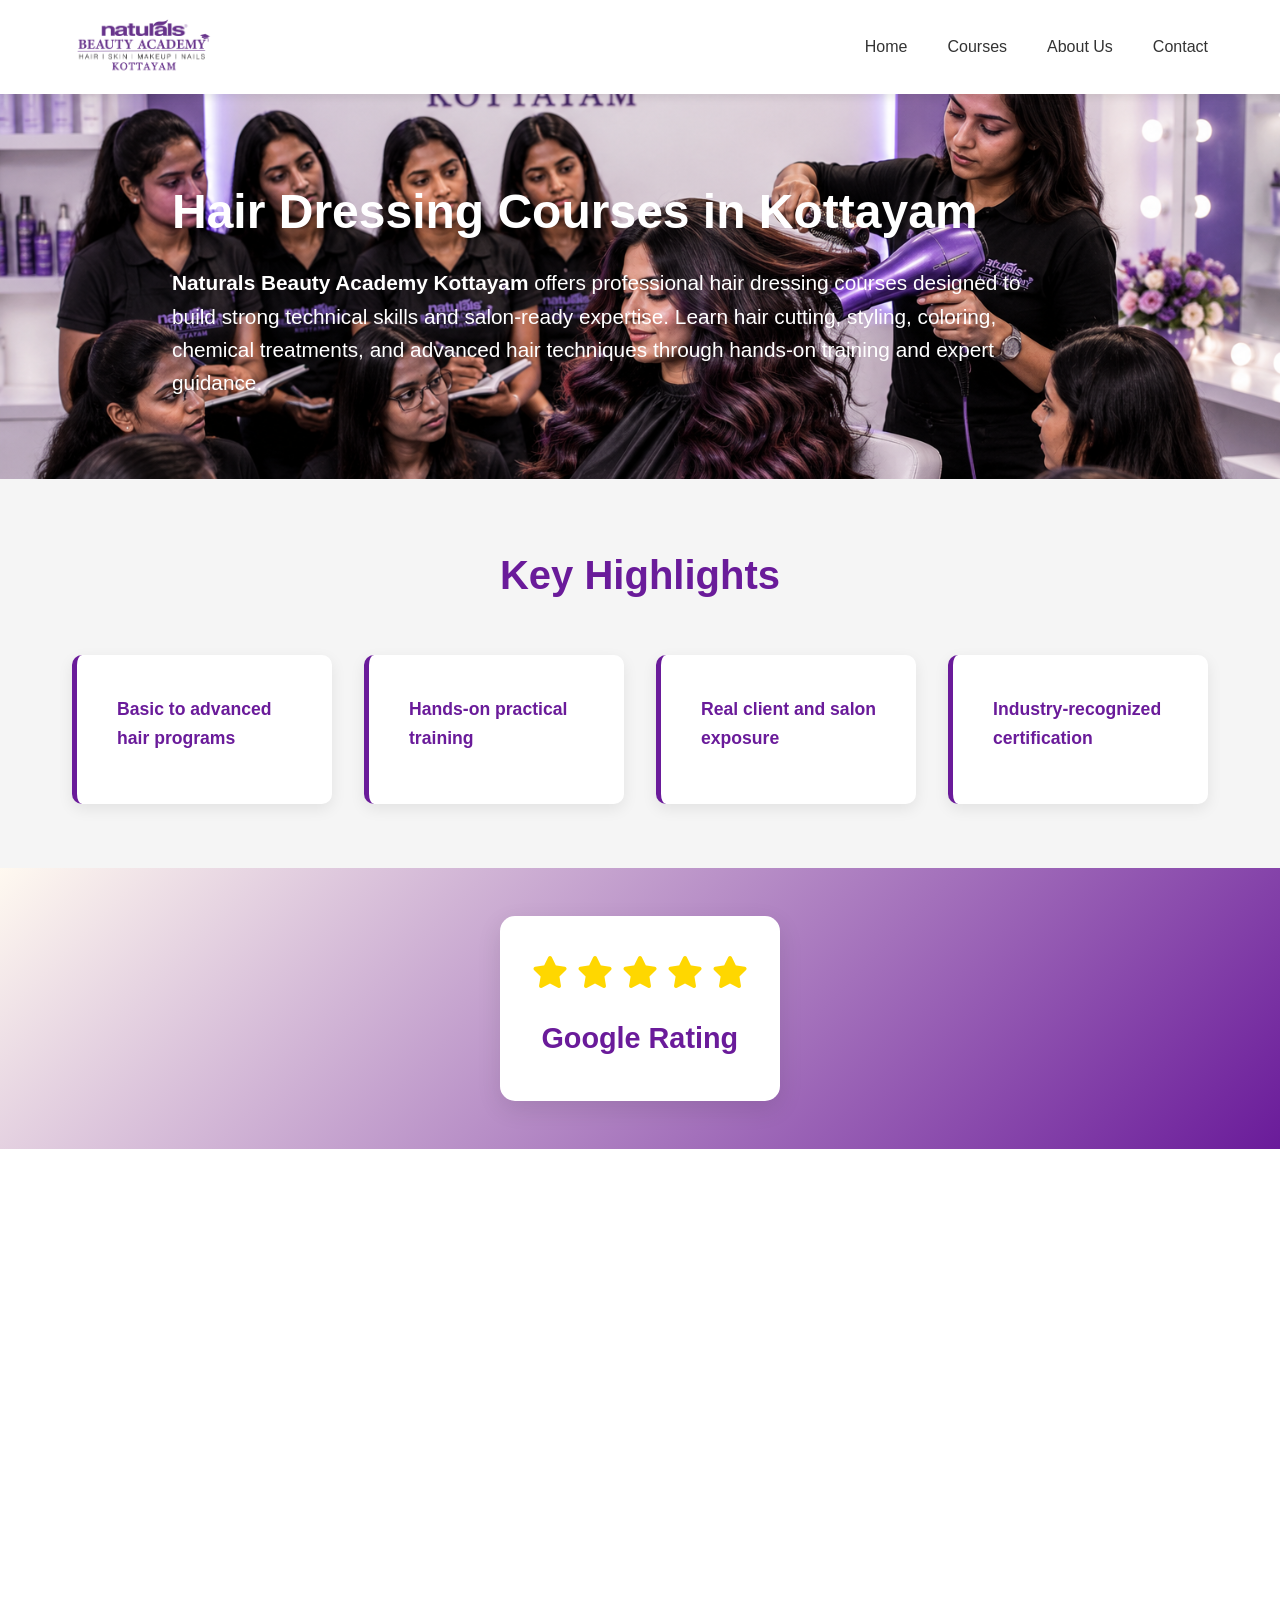
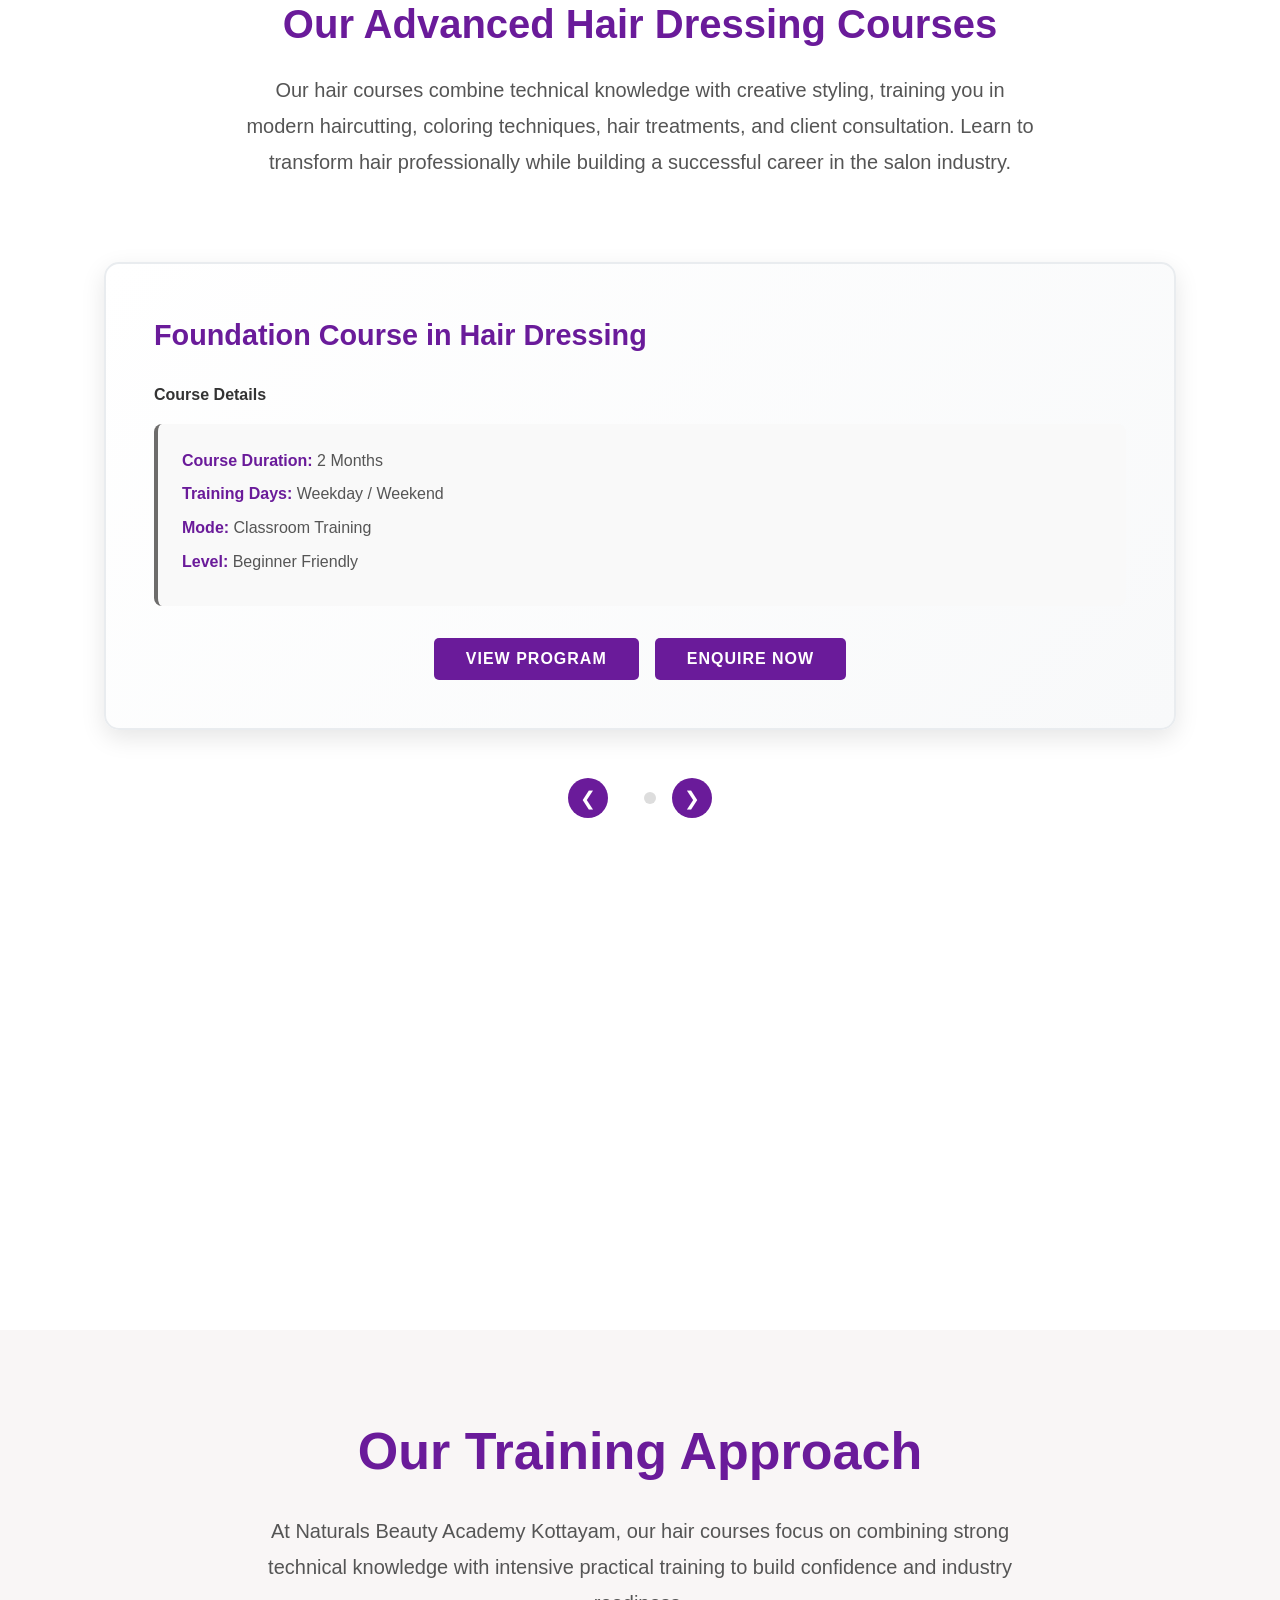
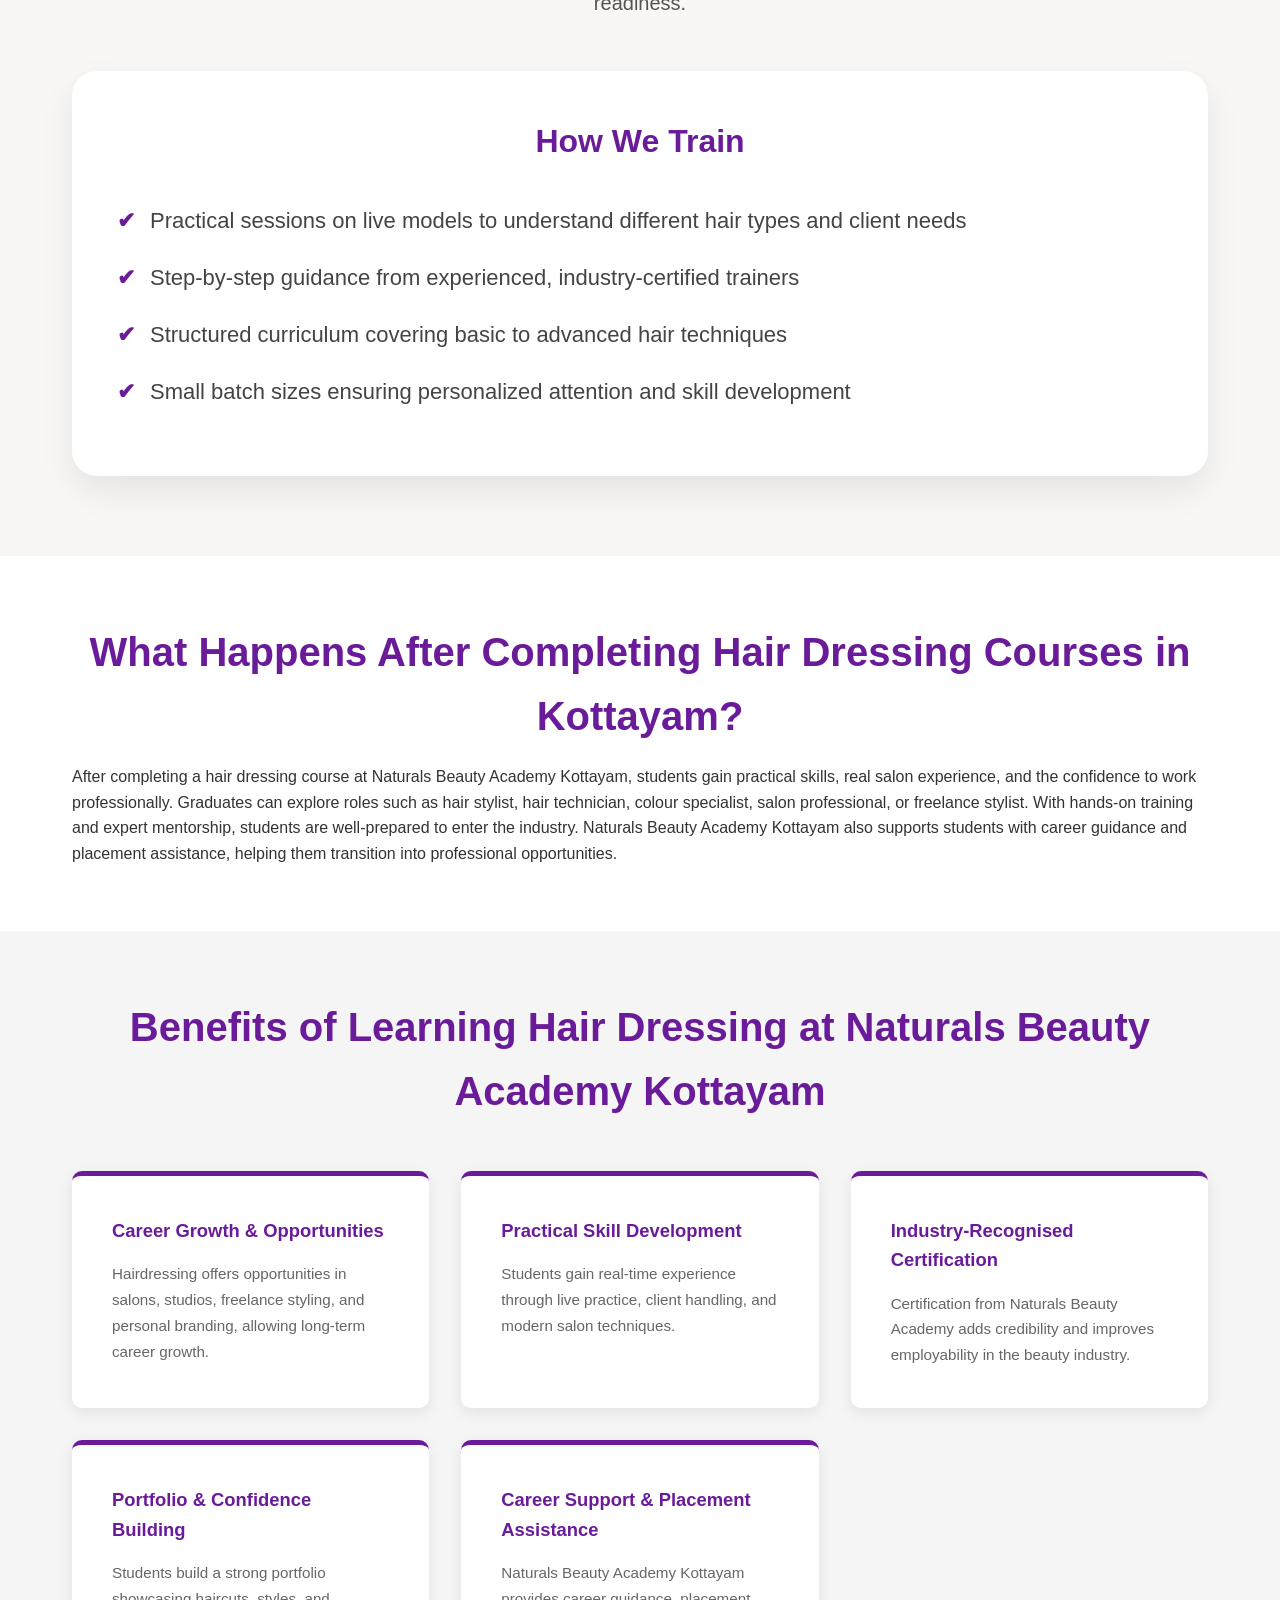
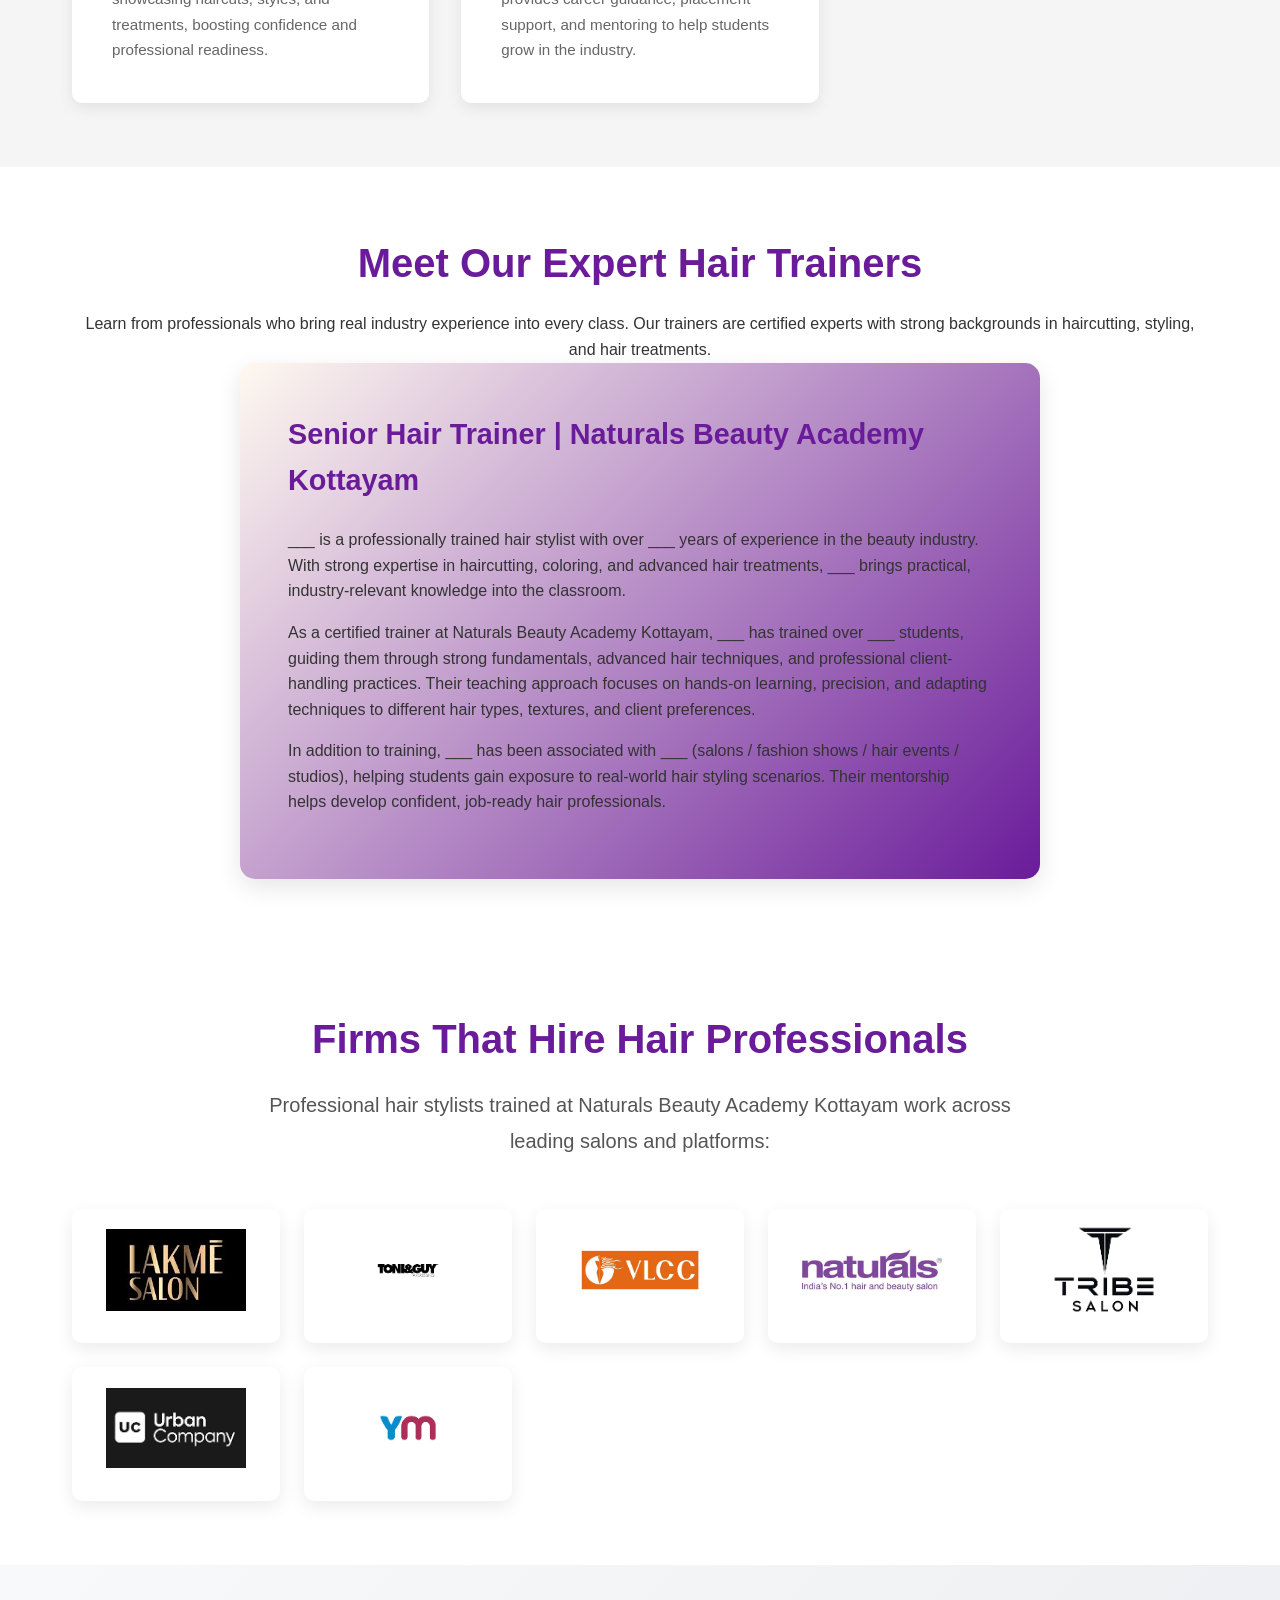
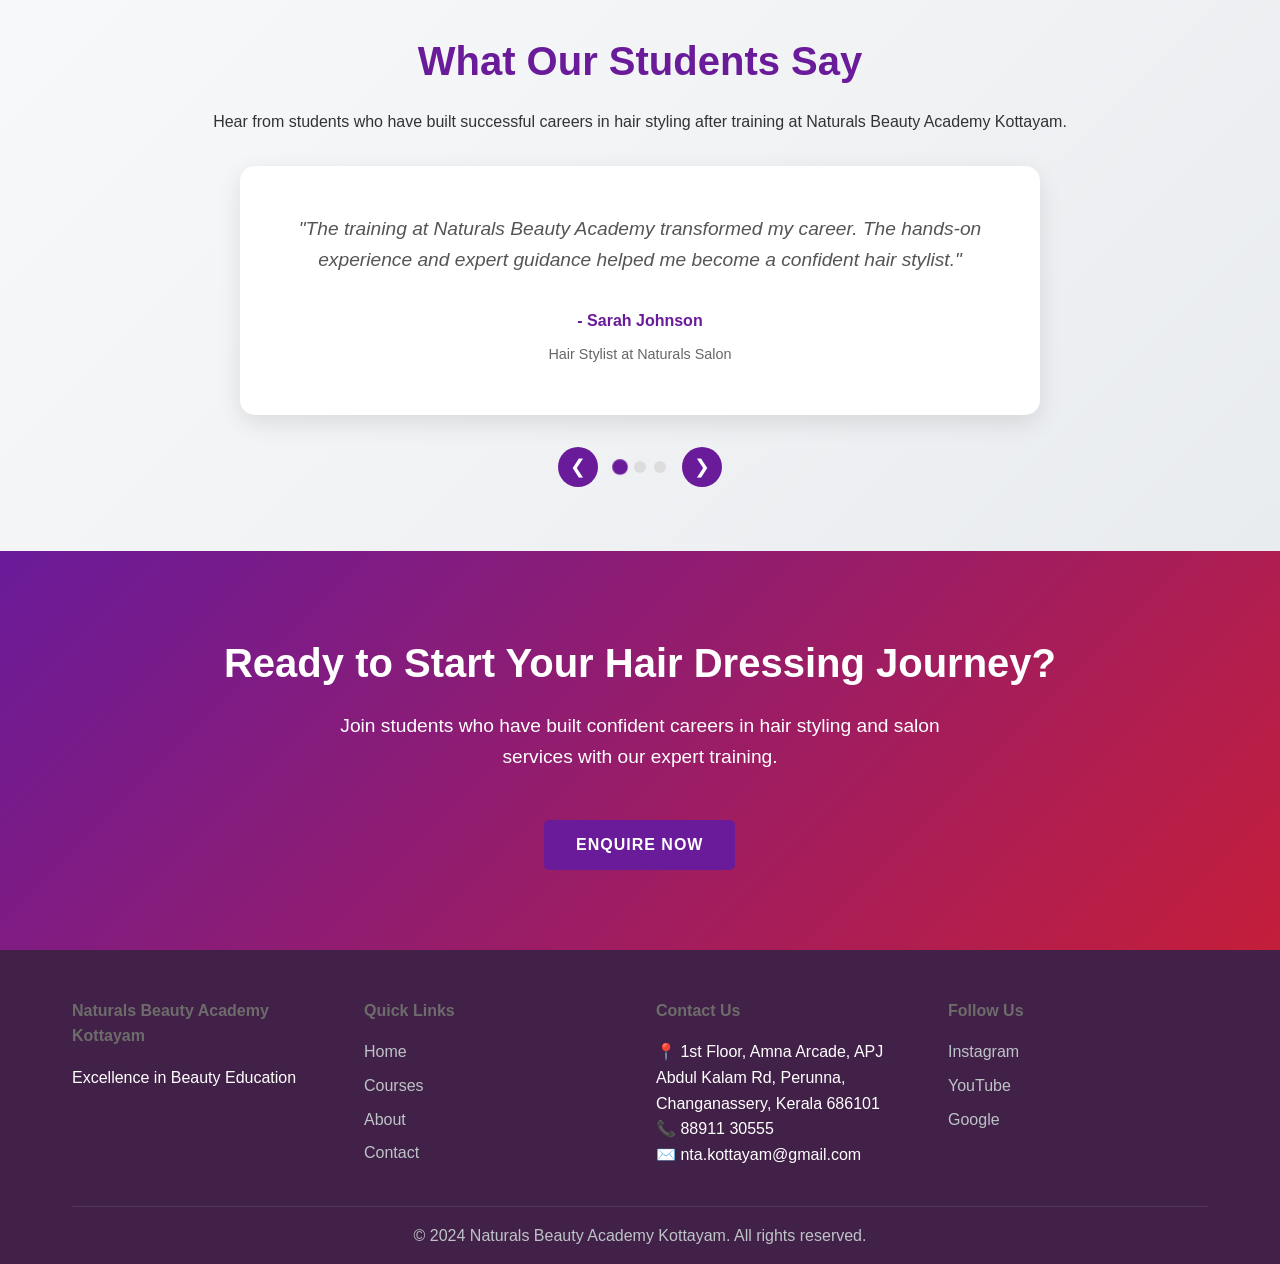
<file: pages/hairstyling.html>
<!DOCTYPE html>
<html lang="en">
<head>
    <meta charset="UTF-8">
    <meta name="viewport" content="width=device-width, initial-scale=1.0">
    <meta name="description" content="Naturals Beauty Academy Hair Dressing Courses in Kottayam - professional hair styling, coloring, and salon training.">
    <title>Hair Dressing Courses in Kottayam - Naturals Beauty Academy Kottayam</title>
    <link rel="stylesheet" href="../css/style.css">
    <link rel="stylesheet" href="../css/responsive.css">
    <link rel="stylesheet" href="https://cdnjs.cloudflare.com/ajax/libs/font-awesome/6.0.0/css/all.min.css">
    <style>
        /* Additional styles for enhanced animations and sliders */
        .animate-slide-down {
            opacity: 0;
            transform: translateY(-50px);
            animation: slideDown 1s ease-out forwards;
        }

        .animate-slide-up {
            opacity: 0;
            transform: translateY(50px);
            animation: slideUp 1s ease-out forwards;
        }

        .animate-slide-left {
            opacity: 0;
            transform: translateX(-50px);
            animation: slideLeft 1s ease-out forwards;
        }

        .animate-slide-right {
            opacity: 0;
            transform: translateX(50px);
            animation: slideRight 1s ease-out forwards;
        }

        .animate-fade-in {
            opacity: 0;
            animation: fadeIn 1.2s ease-out forwards;
        }

        .animate-scale-in {
            opacity: 0;
            transform: scale(0.8);
            animation: scaleIn 0.8s ease-out forwards;
        }

        .animate-bounce {
            opacity: 0;
            animation: bounceIn 1s ease-out forwards;
        }

        @keyframes slideDown {
            to { opacity: 1; transform: translateY(0); }
        }

        @keyframes slideUp {
            to { opacity: 1; transform: translateY(0); }
        }

        @keyframes slideLeft {
            to { opacity: 1; transform: translateX(0); }
        }

        @keyframes slideRight {
            to { opacity: 1; transform: translateX(0); }
        }

        @keyframes fadeIn {
            to { opacity: 1; }
        }

        @keyframes scaleIn {
            to { opacity: 1; transform: scale(1); }
        }

        @keyframes bounceIn {
            0% { opacity: 0; transform: scale(0.3); }
            50% { opacity: 1; transform: scale(1.05); }
            70% { transform: scale(0.9); }
            100% { opacity: 1; transform: scale(1); }
        }

        /* Slider styles */
        .courses-slider {
            position: relative;
            overflow: hidden;
            border-radius: 15px;
            box-shadow: 0 10px 30px rgba(0, 0, 0, 0.1);
        }

        .slider-container {
            display: flex;
            transition: transform 0.5s ease;
        }

        .course-slide {
            min-width: 100%;
            display: none;
        }

        .course-slide.active {
            display: block;
        }

        .course-card-large {
            background: linear-gradient(135deg, #fff 0%, #f8f9fa 100%);
            padding: 3rem;
            border-radius: 15px;
            margin: 2rem;
            box-shadow: 0 8px 25px rgba(0, 0, 0, 0.1);
            border: 2px solid #e9ecef;
        }

        .course-header-card h3 {
            color: var(--primary-color);
            margin-bottom: 1.5rem;
            font-size: 1.8rem;
        }

        .course-details p {
            margin-bottom: 0.5rem;
            color: #555;
            font-size: 1rem;
        }

        .course-actions {
            display: flex;
            gap: 1rem;
            margin-top: 2rem;
            justify-content: center;
        }

        .slider-controls {
            display: flex;
            justify-content: center;
            align-items: center;
            padding: 1rem;
            background: rgba(255, 255, 255, 0.9);
            gap: 1rem;
        }

        .slider-btn {
            background: var(--primary-color);
            color: white;
            border: none;
            width: 40px;
            height: 40px;
            border-radius: 50%;
            cursor: pointer;
            font-size: 1.2rem;
            transition: all 0.3s ease;
            display: flex;
            align-items: center;
            justify-content: center;
        }

        .slider-btn:hover {
            background: #680000;
            transform: scale(1.1);
        }

        .slider-dots {
            display: flex;
            gap: 0.5rem;
        }

        .dot {
            width: 12px;
            height: 12px;
            border-radius: 50%;
            background: #ddd;
            cursor: pointer;
            transition: all 0.3s ease;
        }

        .dot.active {
            background: var(--primary-color);
            transform: scale(1.3);
        }

        /* Rating section */
        .rating-section {
            padding: 3rem 2rem;
            background: linear-gradient(135deg, #fff9f0 0%, #6A1B9A 100%);
            text-align: center;
        }

        .rating-card {
            background: white;
            padding: 2rem;
            border-radius: 15px;
            box-shadow: 0 8px 25px rgba(0, 0, 0, 0.1);
            display: inline-block;
            max-width: 300px;
        }

        .stars {
            color: #ffd700;
            font-size: 2rem;
            margin-bottom: 1rem;
        }

        .rating-card h3 {
            color: var(--primary-color);
            margin-bottom: 0.5rem;
        }

        /* Overview section */
        .overview-section {
            padding: 4rem 2rem;
            background: white;
        }

        .overview-content {
            max-width: 800px;
            margin: 0 auto;
            line-height: 1.8;
        }

        .overview-content h3 {
            color: var(--primary-color);
            margin: 2rem 0 1rem 0;
            text-align: left;
        }

        .training-list {
            list-style: none;
            padding: 0;
        }

        .training-list li {
            padding: 0.5rem 0;
            position: relative;
            padding-left: 1.5rem;
        }

        .training-list li:before {
            content: '•';
            color: var(--primary-color);
            font-weight: bold;
            position: absolute;
            left: 0;
        }

        /* Testimonials slider */
        .testimonials-section {
            padding: 4rem 2rem;
            background: linear-gradient(135deg, #f8f9fa 0%, #e9ecef 100%);
        }

        .testimonials-slider {
            position: relative;
            max-width: 800px;
            margin: 0 auto;
        }

        .testimonial-slide {
            display: none;
        }

        .testimonial-slide.active {
            display: block;
        }

        .testimonial-card {
            background: white;
            padding: 3rem;
            border-radius: 15px;
            box-shadow: 0 8px 25px rgba(0, 0, 0, 0.1);
            text-align: center;
            margin: 2rem 0;
        }

        .testimonial-content p {
            font-size: 1.2rem;
            font-style: italic;
            color: #555;
            margin-bottom: 2rem;
            line-height: 1.6;
        }

        .testimonial-author h4 {
            color: var(--primary-color);
            margin-bottom: 0.5rem;
        }

        .testimonial-author span {
            color: #666;
            font-size: 0.9rem;
        }

        .testimonial-controls {
            display: flex;
            justify-content: center;
            align-items: center;
            gap: 1rem;
            margin-top: 2rem;
        }

        .testimonial-btn {
            background: var(--primary-color);
            color: white;
            border: none;
            width: 40px;
            height: 40px;
            border-radius: 50%;
            cursor: pointer;
            font-size: 1.2rem;
            transition: all 0.3s ease;
            display: flex;
            align-items: center;
            justify-content: center;
        }

        .testimonial-btn:hover {
            background: #680000;
            transform: scale(1.1);
        }

        .testimonial-dots {
            display: flex;
            gap: 0.5rem;
        }

        @media (max-width: 768px) {
            .testimonials-section {
                padding: 2rem 1rem;
            }

            .testimonial-card {
                padding: 2rem;
                margin: 1rem 0;
            }

            .testimonial-content p {
                font-size: 1rem;
                line-height: 1.5;
            }

            .testimonial-author span {
                font-size: 0.85rem;
            }

            .testimonial-controls {
                flex-wrap: wrap;
                gap: 0.75rem;
                justify-content: center;
            }

            .testimonial-btn {
                width: 38px;
                height: 38px;
                font-size: 1rem;
            }
        }

        /* Trainer section */
        .trainer-section {
            padding: 4rem 2rem;
            background: white;
        }

        .trainer-card {
            background: linear-gradient(135deg, #fff9f0 0%, #6A1B9A 100%);
            padding: 3rem;
            border-radius: 15px;
            box-shadow: 0 8px 25px rgba(0, 0, 0, 0.1);
            max-width: 800px;
            margin: 0 auto;
        }

        .trainer-info h3 {
            color: var(--primary-color);
            margin-bottom: 1.5rem;
        }

        .trainer-info p {
            margin-bottom: 1rem;
            line-height: 1.6;
        }

        .trainer-focus {
            list-style: none;
            padding: 0;
        }

        .trainer-focus li {
            padding: 0.5rem 0;
            padding-left: 1.5rem;
            position: relative;
        }

        .trainer-focus li:before {
            content: '✓';
            color: var(--primary-color);
            font-weight: bold;
            position: absolute;
            left: 0;
        }

        /* Animation delays */
        .animate-slide-left:nth-child(1) { animation-delay: 0.1s; }
        .animate-slide-right:nth-child(2) { animation-delay: 0.2s; }
        .animate-slide-left:nth-child(3) { animation-delay: 0.3s; }
        .animate-slide-right:nth-child(4) { animation-delay: 0.4s; }

        .animate-scale-in:nth-child(1) { animation-delay: 0.1s; }
        .animate-scale-in:nth-child(2) { animation-delay: 0.2s; }
        .animate-scale-in:nth-child(3) { animation-delay: 0.3s; }
        .animate-scale-in:nth-child(4) { animation-delay: 0.4s; }
    </style>
</head>
<body>
    <!-- Navigation Header -->
    <header class="header" id="header">
        <nav class="navbar">
            <div class="nav-container">
                <div class="logo">
                    <a href="https://www.google.com/search?q=Naturals+Beauty+Academy+Kottayam" target="_blank" rel="noopener noreferrer">
                        <img src="../images/NATURALS BEAUTY KOTTAYM.png" alt="Naturals Beauty Academy Kottayam Logo" class="logo-image">
                    </a>
                </div>

                <button class="hamburger" id="hamburger">
                    <span></span>
                    <span></span>
                    <span></span>
                </button>

                <ul class="nav-menu" id="navMenu">
                    <li><a href="../index.html" class="nav-link">Home</a></li>
                    <li><a href="../index.html#courses" class="nav-link">Courses</a></li>
                    <li><a href="../index.html#about" class="nav-link">About Us</a></li>
                    <li><a href="../index.html#contact" class="nav-link">Contact</a></li>
                </ul>
            </div>
        </nav>
    </header>

    <!-- Course Header -->
    <section class="course-header hairstyling-bg">
        <div class="container">
            <h1 class="animate-slide-down">Hair Dressing Courses in Kottayam</h1>
            <p class="animate-slide-up"><b>Naturals Beauty Academy Kottayam</b> offers professional hair dressing courses designed to build strong technical skills and salon-ready expertise. Learn hair cutting, styling, coloring, chemical treatments, and advanced hair techniques through hands-on training and expert guidance.</p>
        </div>
    </section>

    <!-- Key Highlights -->
    <section class="highlights">
        <div class="container">
            <h2 class="animate-fade-in">Key Highlights</h2>
            <div class="highlights-content">
                <div class="highlights-grid">
                    <div class="highlight-item animate-slide-left">
                        <h4>Basic to advanced hair programs</h4>
                    </div>
                    <div class="highlight-item animate-slide-right">
                        <h4>Hands-on practical training</h4>
                    </div>
                    <div class="highlight-item animate-slide-left">
                        <h4>Real client and salon exposure</h4>
                    </div>
                    <div class="highlight-item animate-slide-right">
                        <h4>Industry-recognized certification</h4>
                    </div>
                </div>
            </div>
        </div>
    </section>

    <!-- Rating Section -->
    <section class="rating-section">
        <div class="container">
            <div class="rating-card animate-bounce">
                <div class="stars">
                    <i class="fas fa-star"></i>
                    <i class="fas fa-star"></i>
                    <i class="fas fa-star"></i>
                    <i class="fas fa-star"></i>
                    <i class="fas fa-star"></i>
                </div>
                <h3>Google Rating</h3>
            </div>
        </div>
    </section>

    <!-- Our Impact -->
    <section class="impact-section">
        <div class="container">
            <h2 class="animate-fade-in">Our Impact</h2>
            <div class="impact-stats">
                <div class="impact-stat animate-scale-in">
                    <h3>200+</h3>
                    <p>Students Trained</p>
                </div>
                <div class="impact-stat animate-scale-in">
                    <h3>10,000+</h3>
                    <p>Practical Training Hours</p>
                </div>
                <div class="impact-stat animate-scale-in">
                    <h3>20+</h3>
                    <p>Industry Workshops & Events</p>
                </div>
                <div class="impact-stat animate-scale-in">
                    <h3>100%</h3>
                    <p>Placement Assistance*</p>
                </div>
            </div>
        </div>
    </section>

 <!-- Course Programs Slider -->
<section class="courses-slider-section">
    <div class="container">

        <h2 style="text-align: center;">Our Advanced Hair Dressing Courses</h2>

        <p class="section-intro">
            Our hair courses combine technical knowledge with creative styling, training you in modern haircutting, coloring techniques, hair treatments, and client consultation. Learn to transform hair professionally while building a successful career in the salon industry.
        </p>

        <div class="slider-container">

                <!-- Foundation Course -->
                <div class="course-slide active">

                    <div class="course-card-large">

                        <div class="course-header-card">

                            <h3>Foundation Course in Hair Dressing</h3>
                            <h4>Course Details</h4>

                            <div class="course-details">

                                <p>
                                    <strong>Course Duration:</strong>
                                    2 Months
                                </p>

                                <p>
                                    <strong>Training Days:</strong>
                                    Weekday / Weekend
                                </p>

                                <p>
                                    <strong>Mode:</strong>
                                    Classroom Training
                                </p>

                                <p>
                                    <strong>Level:</strong>
                                    Beginner Friendly
                                </p>

                            </div>

                        </div>

                        <div class="course-actions">

                            <button class="btn btn-primary">
                                View Program
                            </button>

                            <button class="btn btn-secondary">
                                Enquire Now
                            </button>

                        </div>

                    </div>

                </div>


                <!-- Advanced Course -->
                <div class="course-slide">

                    <div class="course-card-large">

                        <div class="course-header-card">

                            <h3>Advanced Hair Dressing</h3>
                            <h4>Course Details</h4>

                            <div class="course-details">

                                <p>
                                    <strong>Course Duration:</strong>
                                    2 Months
                                </p>

                                <p>
                                    <strong>Training Days:</strong>
                                    Weekday / Weekend
                                </p>

                                <p>
                                    <strong>Mode:</strong>
                                    Classroom Training
                                </p>

                                <p>
                                    <strong>Level:</strong>
                                    Intermediate
                                </p>

                            </div>

                        </div>

                        <div class="course-actions">

                            <button class="btn btn-primary">
                                View Program
                            </button>

                            <button class="btn btn-secondary">
                                Enquire Now
                            </button>

                        </div>

                    </div>

                </div>

            </div>


            <!-- Slider Controls -->

            <div class="slider-controls">

                <button
                    class="slider-btn prev"
                    onclick="prevSlide()">

                    &#10094;

                </button>

                <div class="slider-dots">

                    <span
                        class="dot active"
                        onclick="goToSlide(0)">
                    </span>

                    <span
                        class="dot"
                        onclick="goToSlide(1)">
                    </span>

                </div>

                <button
                    class="slider-btn next"
                    onclick="nextSlide()">

                    &#10095;

                </button>

            </div>

        </div>

    </div>
</section>

    <!-- Overview Section -->
    <section class="overview-section">
        <div class="container">
        <h2 class="animate-fade-in" style="text-align: center;">
            Overview of Hair Dressing Courses in Kottayam
        </h2>            
        <div class="overview-content animate-slide-up">
                <p>Kottayam is becoming a growing hub for professional hair education in Kerala. With increasing demand in hair styling, coloring, and advanced treatments, hairdressing has evolved into a highly skilled and rewarding career.</p>

                <p>Naturals Beauty Academy Kottayam offers hair programs designed to meet current industry standards, focusing on practical training and modern salon techniques. The curriculum builds strong fundamentals while introducing advanced concepts used in professional salons.</p>

                <p>The courses cover key areas such as hair anatomy, scalp analysis, haircutting techniques, styling, hair coloring, chemical treatments like smoothening and rebounding, and salon practices. Students gain hands-on experience through live demonstrations and real client sessions, helping them develop precision, speed, and confidence.</p>

                <p>Whether you are starting from scratch or upgrading your skills, Naturals Beauty Academy Kottayam provides structured learning, flexible batches, and career-focused training to help you succeed in the hair industry.</p>
            </div>
        </div>
    </section>

<!-- Training Approach -->
<section class="training-approach">
    <div class="container">

        <h2>Our Training Approach</h2>

        <p class="section-intro">
            At Naturals Beauty Academy Kottayam, our hair courses focus on combining strong technical knowledge with intensive practical training to build confidence and industry readiness.
        </p>

        <div class="approach-card">

            <h4>How We Train</h4>

            <ul>
                <li>Practical sessions on live models to understand different hair types and client needs</li>
                <li>Step-by-step guidance from experienced, industry-certified trainers</li>
                <li>Structured curriculum covering basic to advanced hair techniques</li>
                <li>Small batch sizes ensuring personalized attention and skill development</li>
            </ul>

        </div>

    </div>
</section>

    <!-- Career Opportunities -->
    <section class="career-section">
        <div class="container">
            <h2 class="animate-fade-in">What Happens After Completing Hair Dressing Courses in Kottayam?</h2>
            <p>After completing a hair dressing course at Naturals Beauty Academy Kottayam,
students gain practical skills, real salon experience, and the confidence to work
professionally.
Graduates can explore roles such as hair stylist, hair technician, colour specialist,
salon professional, or freelance stylist. With hands-on training and expert
mentorship, students are well-prepared to enter the industry.
Naturals Beauty Academy Kottayam also supports students with career guidance
and placement assistance, helping them transition into professional opportunities.</p>
        </div>
    </section>

            <!-- <h3>Career Opportunities</h3>
            <div class="career-grid">
                <div class="career-item animate-scale-in">
                    <h3>Hair Stylist</h3>
                    <p>Work in professional salons and styling studios</p>
                </div>
                <div class="career-item animate-scale-in">
                    <h3>Hair Technician</h3>
                    <p>Specialize in color, treatments, and technical services</p>
                </div>
                <div class="career-item animate-scale-in">
                    <h3>Salon Professional</h3>
                    <p>Lead hair services in high-end salons</p>
                </div>
                <div class="career-item animate-scale-in">
                    <h3>Freelance Stylist</h3>
                    <p>Build your own client base and work independently</p>
                </div>
                <div class="career-item animate-scale-in">
                    <h3>Salon Owner</h3>
                    <p>Start and manage your own hair and styling business</p>
                </div>
            </div>

            <div class="placement-info animate-slide-up">
                <h3>📋 Career Support & Placement Assistance</h3>
                <p>Graduates also receive career guidance and placement support to enter the industry smoothly.</p>
            </div>
        </div>
    </section> -->

    <!-- Benefits Section -->
    <section class="benefits-section">
        <div class="container">
            <h2 class="animate-fade-in">Benefits of Learning Hair Dressing at Naturals Beauty Academy Kottayam</h2>
            <div class="benefits-grid">
                <div class="benefit-card animate-slide-left">
                    <h3>Career Growth & Opportunities</h3>
                    <p>Hairdressing offers opportunities in salons, studios, freelance styling, and personal branding, allowing long-term career growth.</p>
                </div>
                <div class="benefit-card animate-slide-right">
                    <h3>Practical Skill Development</h3>
                    <p>Students gain real-time experience through live practice, client handling, and modern salon techniques.</p>
                </div>
                <div class="benefit-card animate-slide-left">
                    <h3>Industry-Recognised Certification</h3>
                    <p>Certification from Naturals Beauty Academy adds credibility and improves employability in the beauty industry.</p>
                </div>
                <div class="benefit-card animate-slide-right">
                    <h3>Portfolio & Confidence Building</h3>
                    <p>Students build a strong portfolio showcasing haircuts, styles, and treatments, boosting confidence and professional readiness.</p>
                </div>
                <div class="benefit-card animate-slide-left">
                    <h3>Career Support & Placement Assistance</h3>
                    <p>Naturals Beauty Academy Kottayam provides career guidance, placement support, and mentoring to help students grow in the industry.</p>
                </div>
            </div>
        </div>
    </section>

    <!-- Trainer Section -->
    <section class="trainer-section">
        <div class="container">
            <h2 class="animate-fade-in" style="text-align: center;">Meet Our Expert Hair Trainers</h2>
            <p class="animate-slide-up" style="text-align: center;">Learn from professionals who bring real industry experience into every class. Our trainers are certified experts with strong backgrounds in haircutting, styling, and hair treatments.</p>

            <div class="trainer-card animate-bounce">
                <div class="trainer-info">
                    <h3>Senior Hair Trainer | Naturals Beauty Academy Kottayam</h3>
                    <p>___ is a professionally trained hair stylist with over ___ years of experience in the beauty industry. With strong expertise in haircutting, coloring, and advanced hair treatments, ___ brings practical, industry-relevant knowledge into the classroom.</p>

                    <p>As a certified trainer at Naturals Beauty Academy Kottayam, ___ has trained over ___ students, guiding them through strong fundamentals, advanced hair techniques, and professional client-handling practices. Their teaching approach focuses on hands-on learning, precision, and adapting techniques to different hair types, textures, and client preferences.</p>

                    <p>In addition to training, ___ has been associated with ___ (salons / fashion shows / hair events / studios), helping students gain exposure to real-world hair styling scenarios. Their mentorship helps develop confident, job-ready hair professionals.</p>
                </div>
            </div>
        </div>
    </section>

    <!-- Employers Section -->
    <section class="employers-section">
        <div class="container">
            <h2 class="animate-fade-in">Firms That Hire Hair Professionals</h2>
            <p class="section-intro animate-slide-up">Professional hair stylists trained at Naturals Beauty Academy Kottayam work across leading salons and platforms:</p>
            <div class="employers-grid">
                <div class="employer animate-scale-in">
                    <img src="../images/lakme.jpeg" alt="Lakme Salon logo">
                </div>
                <div class="employer animate-scale-in">
                    <img src="../images/tony and Guy.png" alt="Toni &amp; Guy logo">
                </div>
                <div class="employer animate-scale-in">
                    <img src="../images/vlcc.jpg" alt="VLCC logo">
                </div>
                <div class="employer animate-scale-in">
                    <img src="../images/naturals.jpeg" alt="Naturals logo">
                </div>
                <div class="employer animate-scale-in">
                    <img src="../images/tribe.png" alt="Tribe Salon logo">
                </div>
                <div class="employer animate-scale-in">
                    <img src="../images/urban company.png" alt="Urban Company logo">
                </div>
                <div class="employer animate-scale-in">
                    <img src="../images/ym.png" alt="Yes Madam logo">
                </div>
            </div>
        </div>
    </section>

    <!-- Testimonials Section -->
    <section class="testimonials-section">
        <div class="container">
            <h2 class="animate-fade-in" style="text-align: center;">What Our Students Say</h2>
            <p class="animate-slide-up" style="text-align: center;">Hear from students who have built successful careers in hair styling after training at Naturals Beauty Academy Kottayam.</p>

            <div class="testimonials-slider">
                <div class="testimonial-slide active">
                    <div class="testimonial-card animate-slide-up">
                        <div class="testimonial-content">
                            <p>"The training at Naturals Beauty Academy transformed my career. The hands-on experience and expert guidance helped me become a confident hair stylist."</p>
                            <div class="testimonial-author">
                                <h4>- Sarah Johnson</h4>
                                <span>Hair Stylist at Naturals Salon</span>
                            </div>
                        </div>
                    </div>
                </div>

                <div class="testimonial-slide">
                    <div class="testimonial-card animate-slide-up">
                        <div class="testimonial-content">
                            <p>"Excellent training program with real-world exposure. The placement assistance helped me land my dream job immediately after completion."</p>
                            <div class="testimonial-author">
                                <h4>- Maria Rodriguez</h4>
                                <span>Freelance Hair Stylist</span>
                            </div>
                        </div>
                    </div>
                </div>

                <div class="testimonial-slide">
                    <div class="testimonial-card animate-slide-up">
                        <div class="testimonial-content">
                            <p>"The comprehensive curriculum and experienced trainers made learning enjoyable. I now own my own successful salon."</p>
                            <div class="testimonial-author">
                                <h4>- Priya Sharma</h4>
                                <span>Salon Owner</span>
                            </div>
                        </div>
                    </div>
                </div>
            </div>

            <div class="testimonial-controls">
                <button class="testimonial-btn prev" onclick="prevTestimonial()">&#10094;</button>
                <div class="testimonial-dots">
                    <span class="dot active" onclick="goToTestimonial(0)"></span>
                    <span class="dot" onclick="goToTestimonial(1)"></span>
                    <span class="dot" onclick="goToTestimonial(2)"></span>
                </div>
                <button class="testimonial-btn next" onclick="nextTestimonial()">&#10095;</button>
            </div>
        </div>
    </section>

    <!-- CTA Section -->
    <section class="cta-section">
        <div class="container">
            <h2 class="animate-fade-in">Ready to Start Your Hair Dressing Journey?</h2>
            <p class="animate-slide-up">Join students who have built confident careers in hair styling and salon services with our expert training.</p>
            <a href="../index.html#contact" class="btn btn-primary animate-bounce">Enquire Now</a>
        </div>
    </section>

    <!-- Footer -->
    <footer class="footer">
        <div class="container">
            <div class="footer-content">
                <div class="footer-section">
                    <h4>Naturals Beauty Academy Kottayam</h4>
                    <p>Excellence in Beauty Education</p>
                </div>
                <div class="footer-section">
                    <h4>Quick Links</h4>
                    <ul>
                        <li><a href="../index.html">Home</a></li>
                        <li><a href="../index.html#courses">Courses</a></li>
                        <li><a href="../index.html#about">About</a></li>
                        <li><a href="../index.html#contact">Contact</a></li>
                    </ul>
                </div>
                <div class="footer-section">
                    <h4>Contact Us</h4>
                    <p>📍 1st Floor, Amna Arcade, APJ Abdul Kalam Rd, Perunna, Changanassery, Kerala 686101</p>
                    <p>📞 88911 30555</p>
                    <p>✉️ nta.kottayam@gmail.com</p>
                </div>
                <div class="footer-section">
                    <h4>Follow Us</h4>
                    <ul>
                        <li><a href="https://www.instagram.com/naturals_academy_kottayam?igsh=MTk2bHV6dDZtdGIxdg==" target="_blank">Instagram</a></li>
                        <li><a href="https://youtube.com/@naturalsacademykottayam?si=Oehz11vfqJS3rAkm" target="_blank">YouTube</a></li>
                        <li><a href="https://share.google/pFwSYsd4B2NasZM3f" target="_blank">Google</a></li>
                    </ul>
                </div>
            </div>
            <div class="footer-bottom">
                <p>&copy; 2024 Naturals Beauty Academy Kottayam. All rights reserved.</p>
            </div>
        </div>
    </footer>

<script>
document.addEventListener("DOMContentLoaded", () => {

    let currentSlide = 0;
    let slideInterval;

    const slides =
        document.querySelectorAll(".course-slide");

    const dots =
        document.querySelectorAll(
            ".slider-controls .dot"
        );

    function showSlide(index){

        slides.forEach(slide =>
            slide.classList.remove("active")
        );

        dots.forEach(dot =>
            dot.classList.remove("active")
        );

        slides[index].classList.add("active");
        dots[index].classList.add("active");

        currentSlide = index;
    }

    window.nextSlide = function(){

        currentSlide++;

        if(currentSlide >= slides.length){
            currentSlide = 0;
        }

        showSlide(currentSlide);
        resetSlideInterval();
    }

    window.prevSlide = function(){

        currentSlide--;

        if(currentSlide < 0){
            currentSlide =
            slides.length - 1;
        }

        showSlide(currentSlide);
        resetSlideInterval();
    }

    window.goToSlide = function(index){
        showSlide(index);
        resetSlideInterval();
    }

    function startSlideInterval() {
        slideInterval = setInterval(nextSlide, 5000);
    }

    function resetSlideInterval() {
        clearInterval(slideInterval);
        startSlideInterval();
    }

    showSlide(0);
    startSlideInterval();


    /* testimonials */

    let currentTestimonial = 0;

    const testimonialSlides =
        document.querySelectorAll(
            ".testimonial-slide"
        );

    const testimonialDots =
        document.querySelectorAll(
            ".testimonial-dots .dot"
        );

    function showTestimonial(index){

        testimonialSlides.forEach(s =>
            s.classList.remove("active")
        );

        testimonialDots.forEach(d =>
            d.classList.remove("active")
        );

        testimonialSlides[index]
            .classList.add("active");

        testimonialDots[index]
            .classList.add("active");

        currentTestimonial=index;
    }

    window.nextTestimonial=function(){

        currentTestimonial=
        (currentTestimonial+1)
        % testimonialSlides.length;

        showTestimonial(
            currentTestimonial
        );
    }

    window.prevTestimonial=function(){

        currentTestimonial=
        (currentTestimonial-1+
        testimonialSlides.length)
        % testimonialSlides.length;

        showTestimonial(
            currentTestimonial
        );
    }

    window.goToTestimonial=
    function(index){
        showTestimonial(index);
    }

    showTestimonial(0);

});
</script>
</body>
</html>
</file>
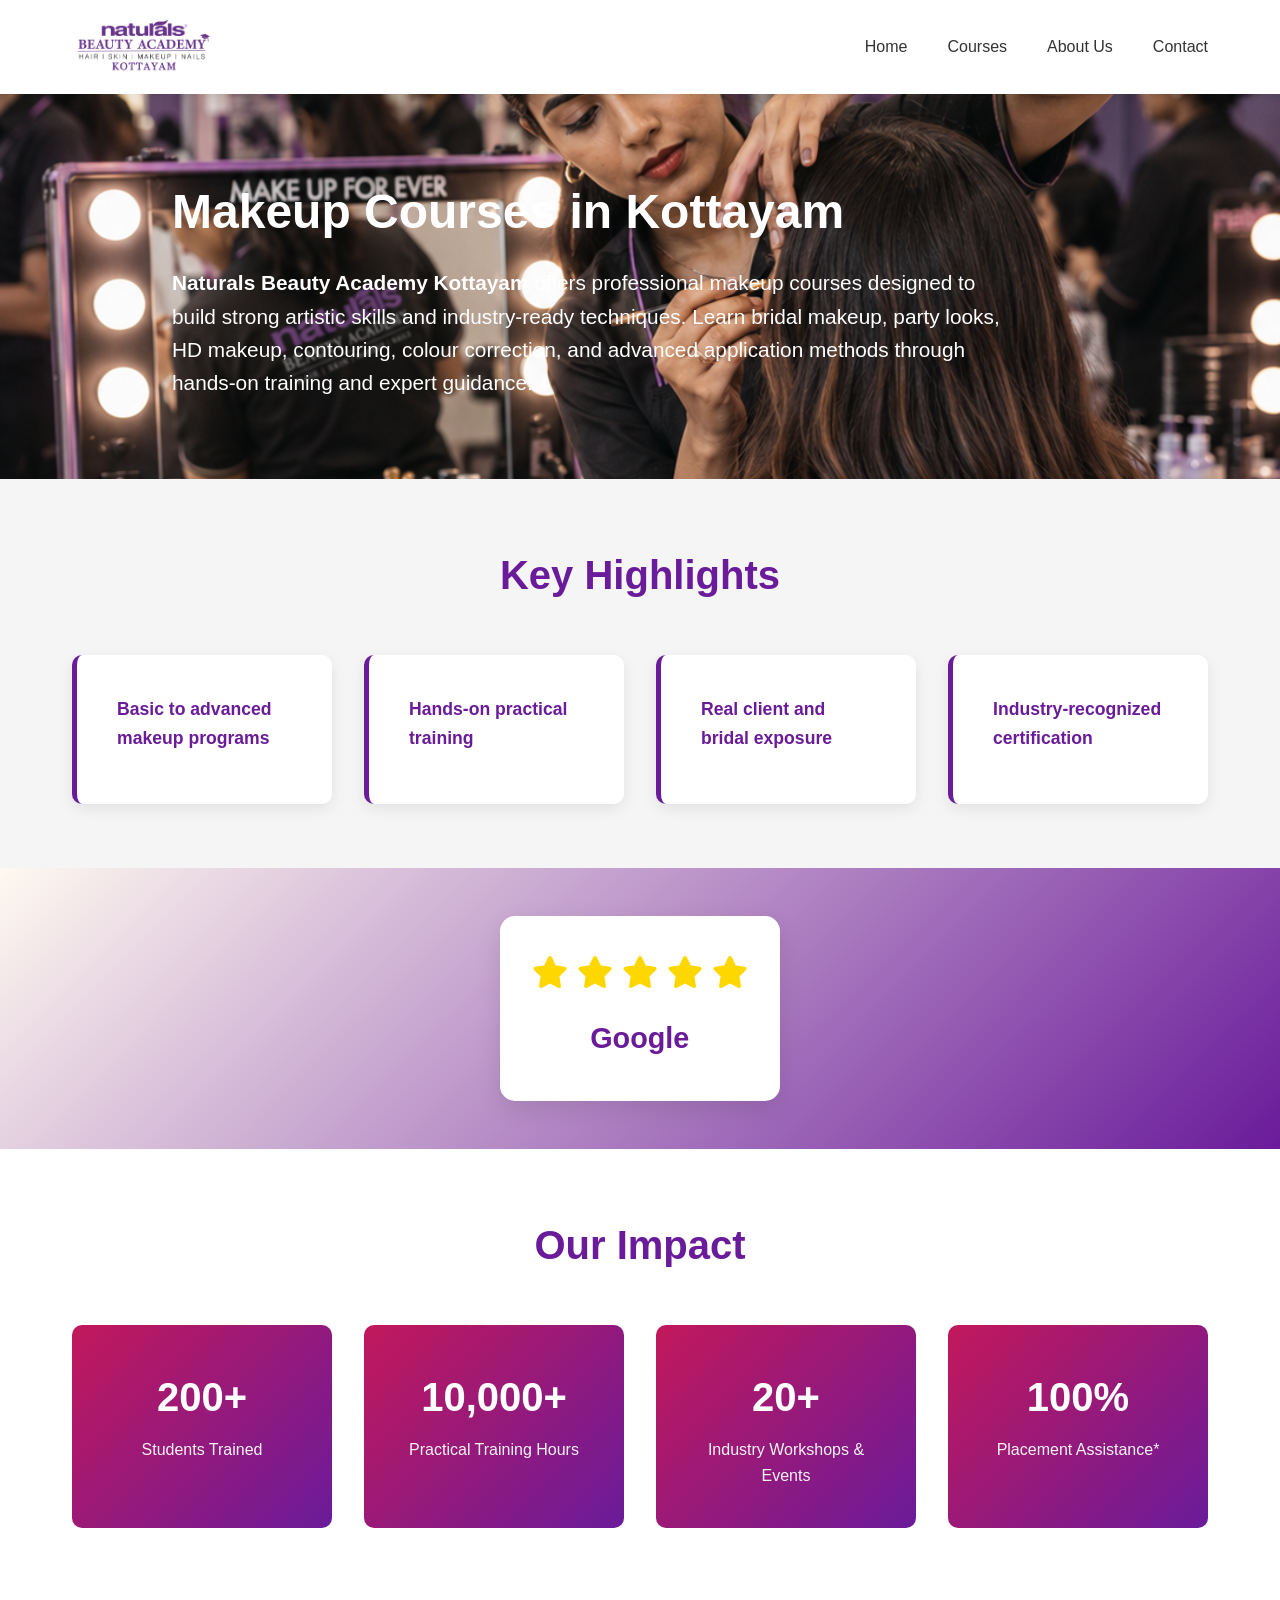
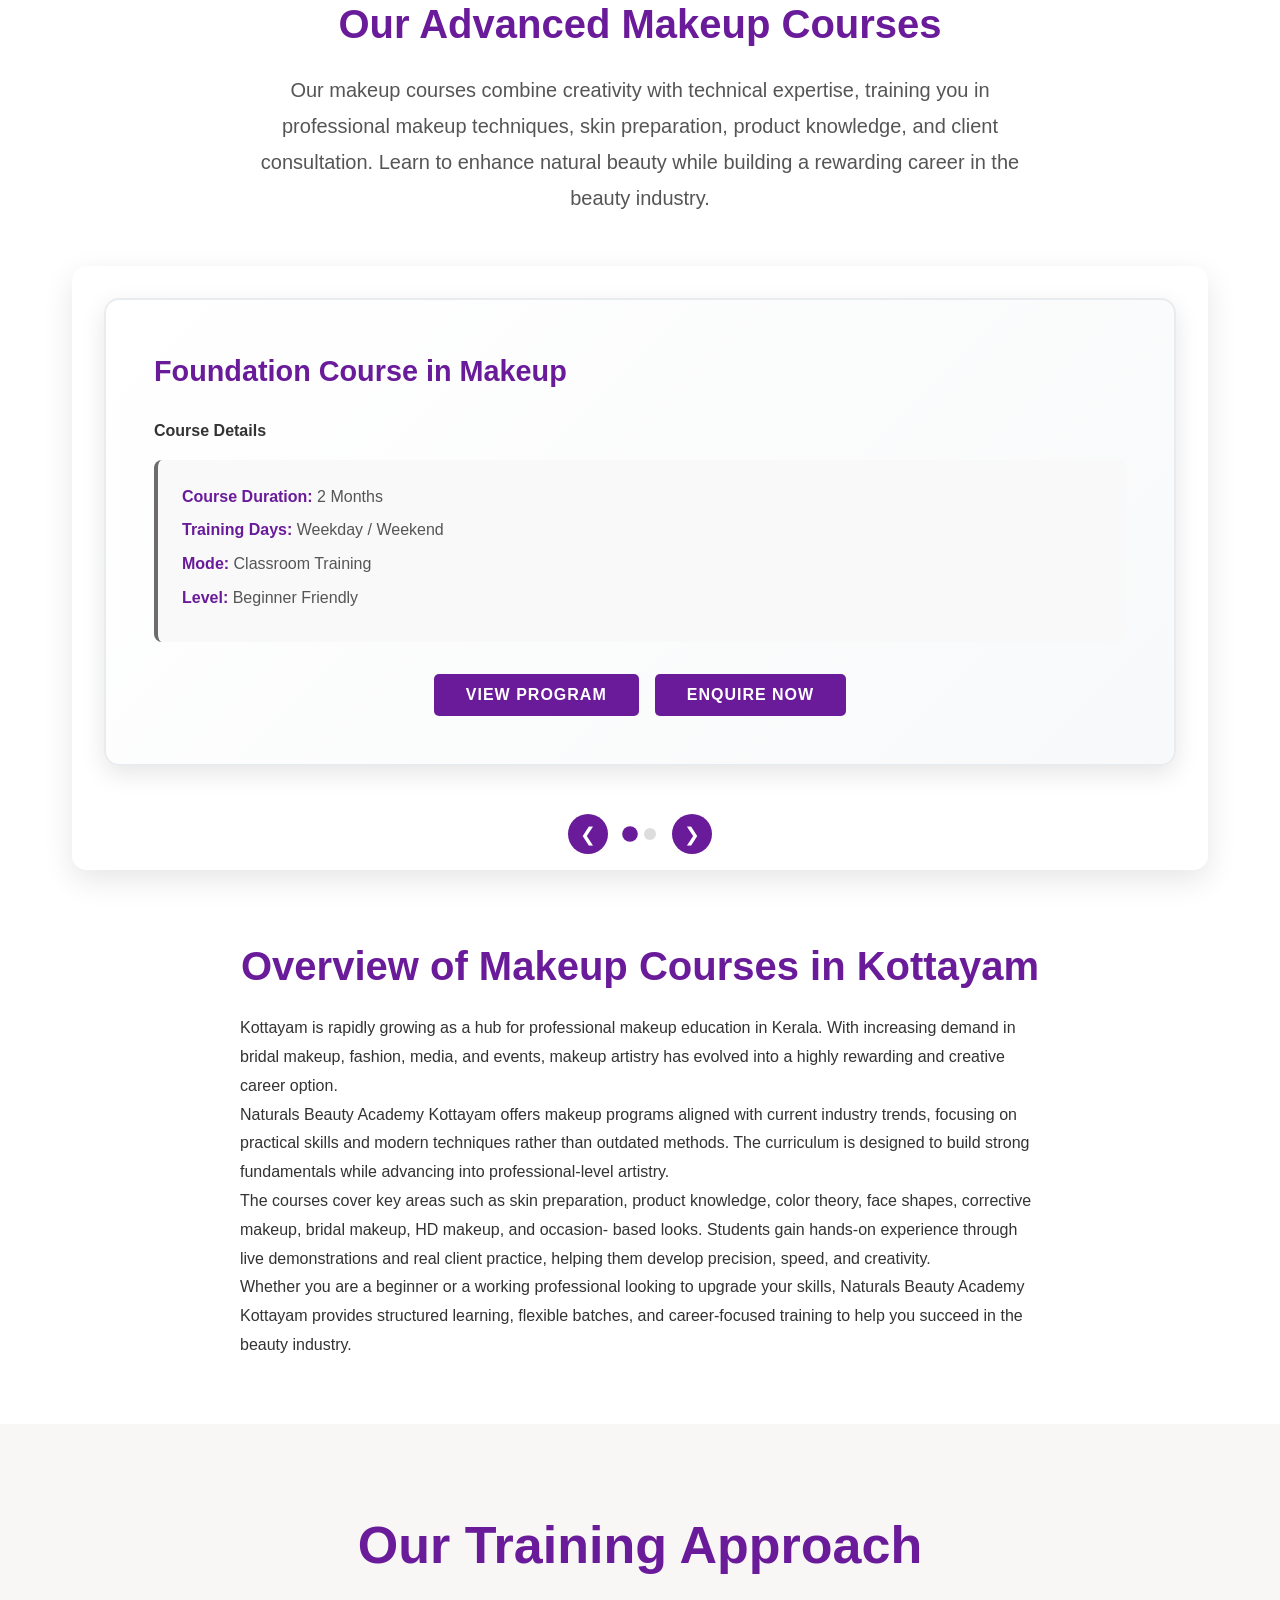
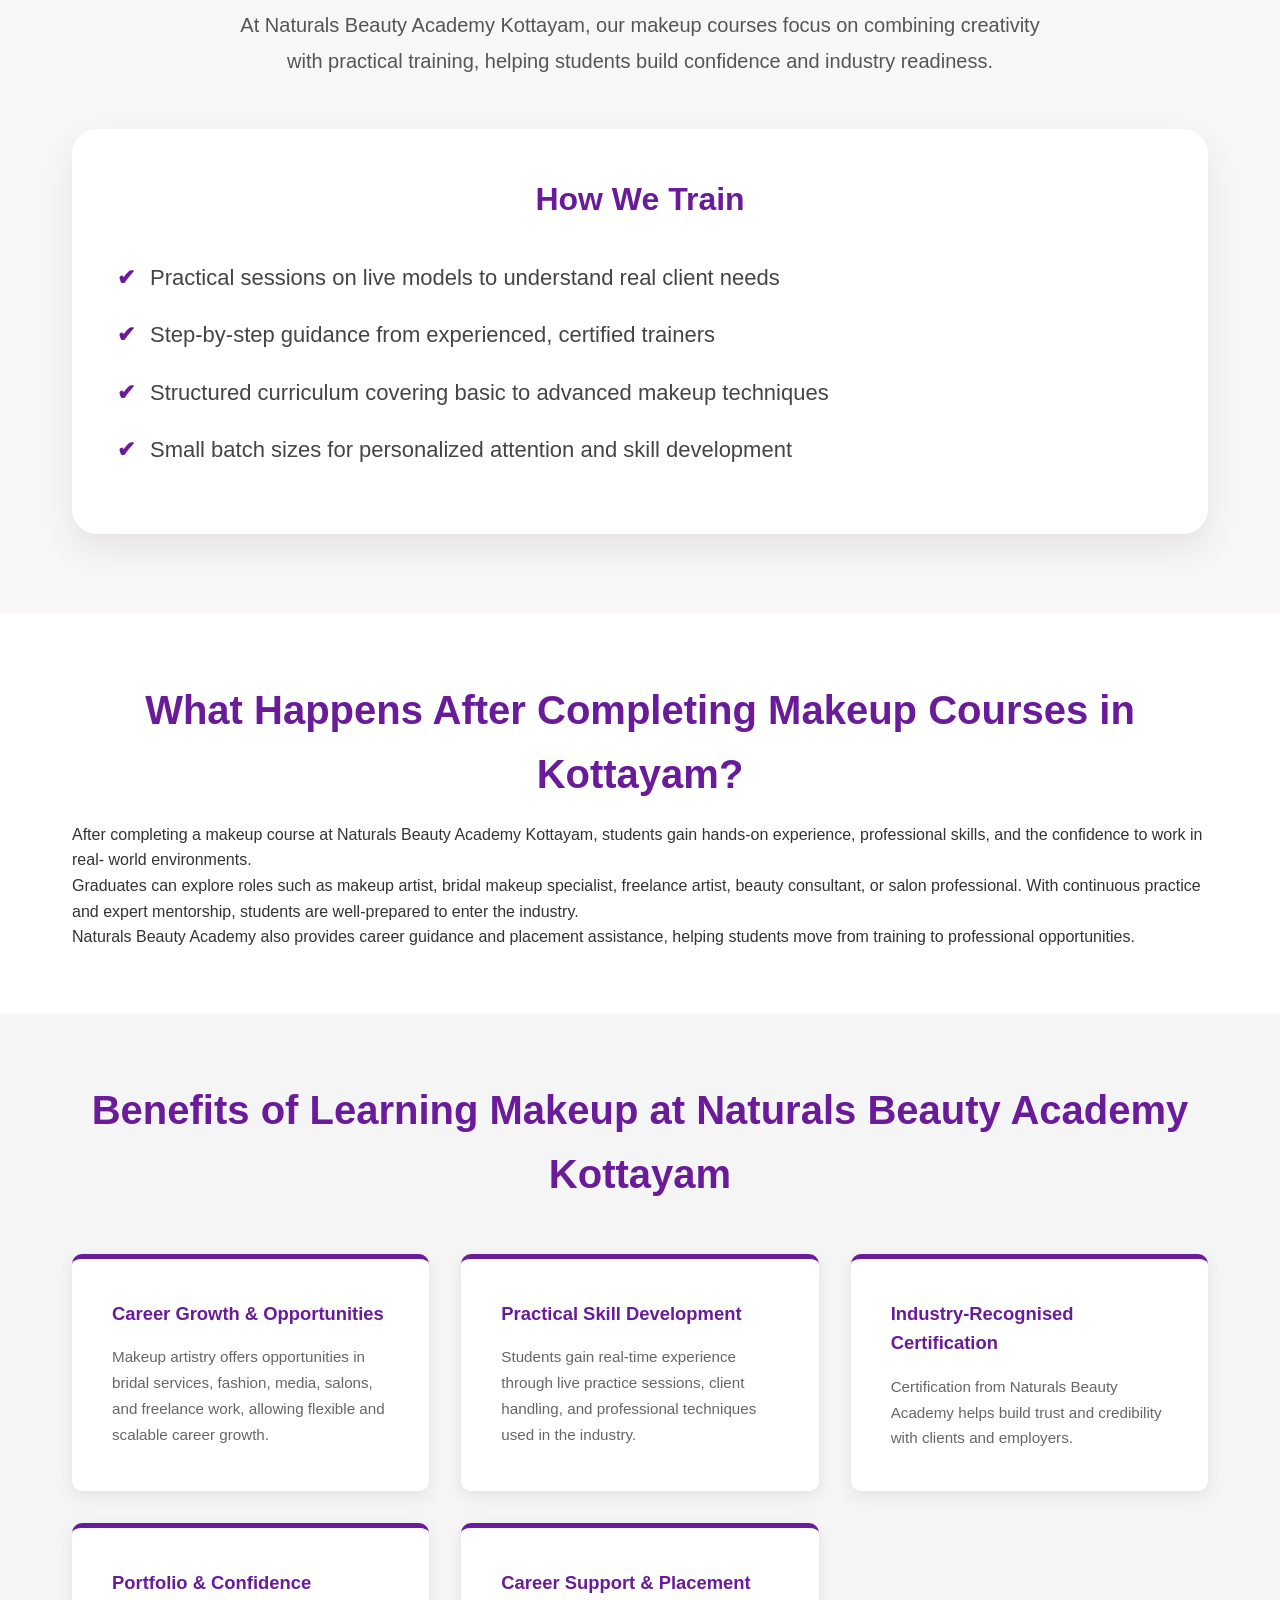
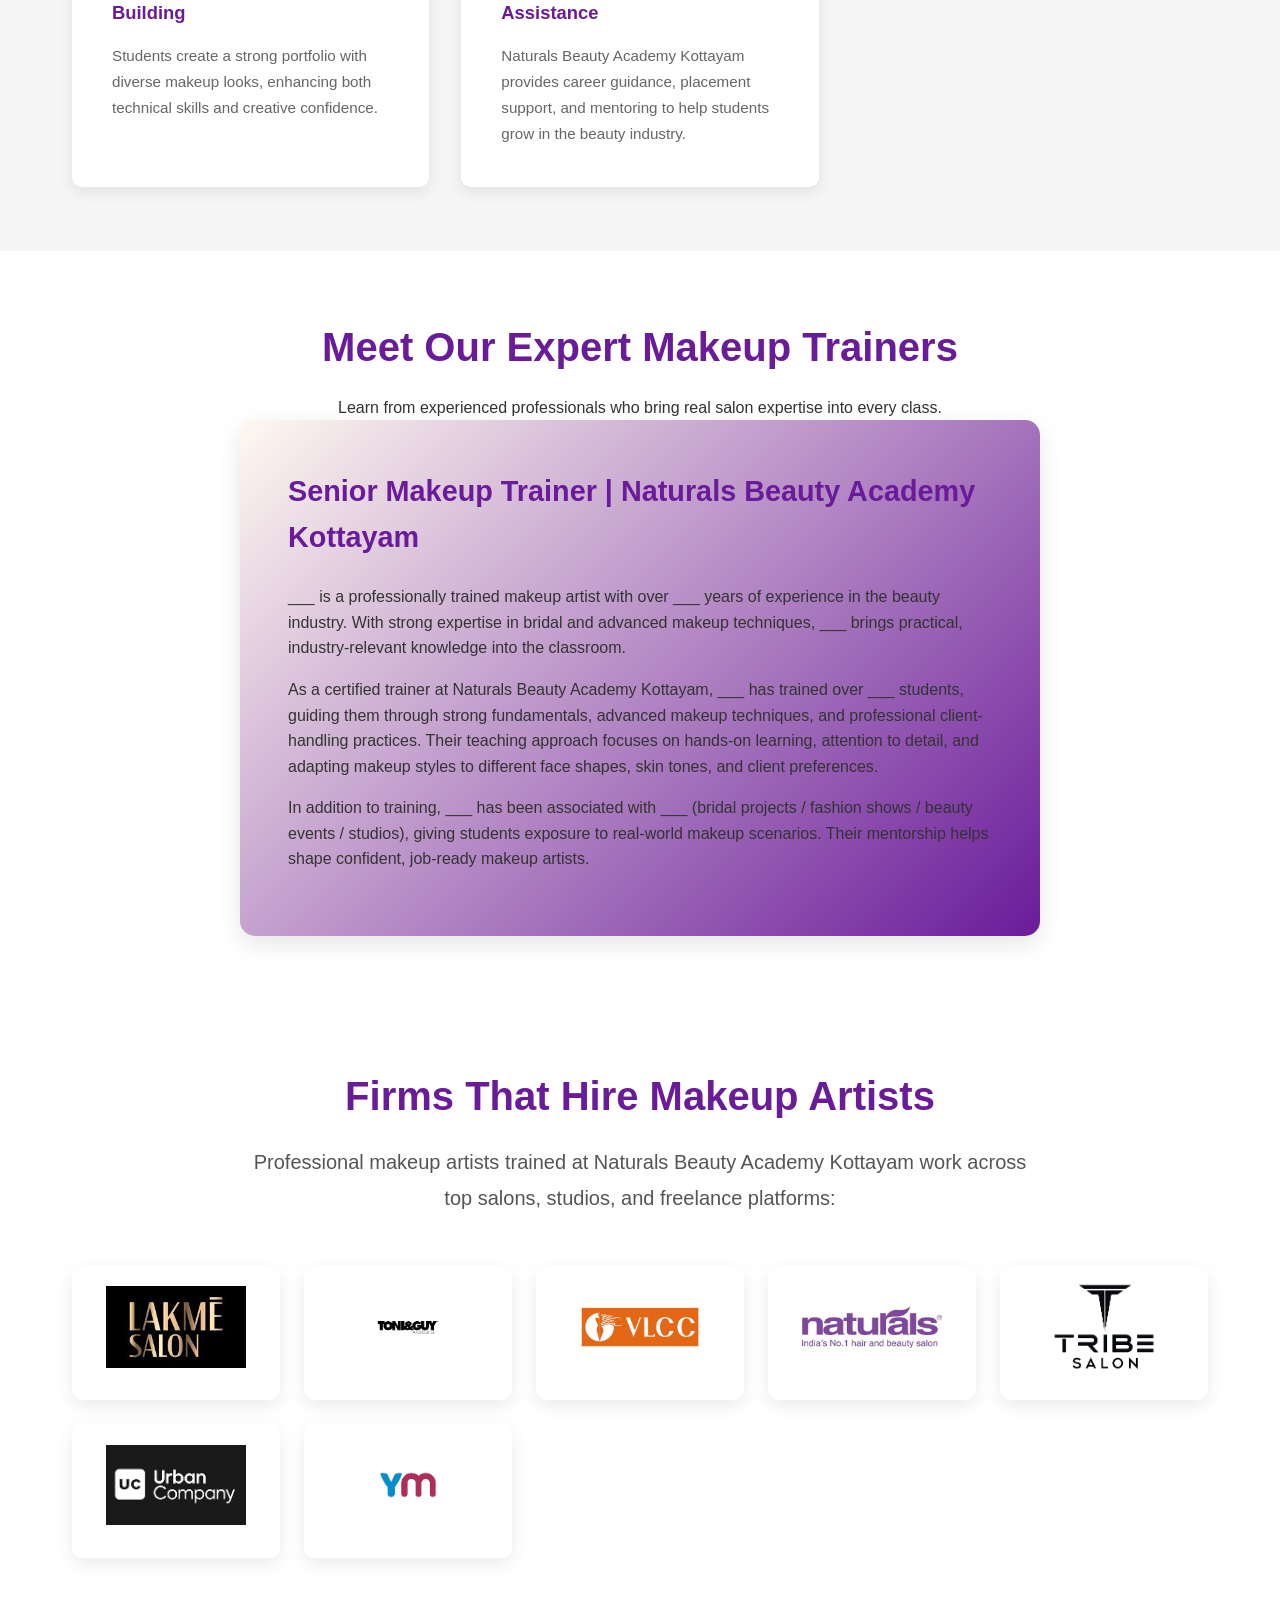
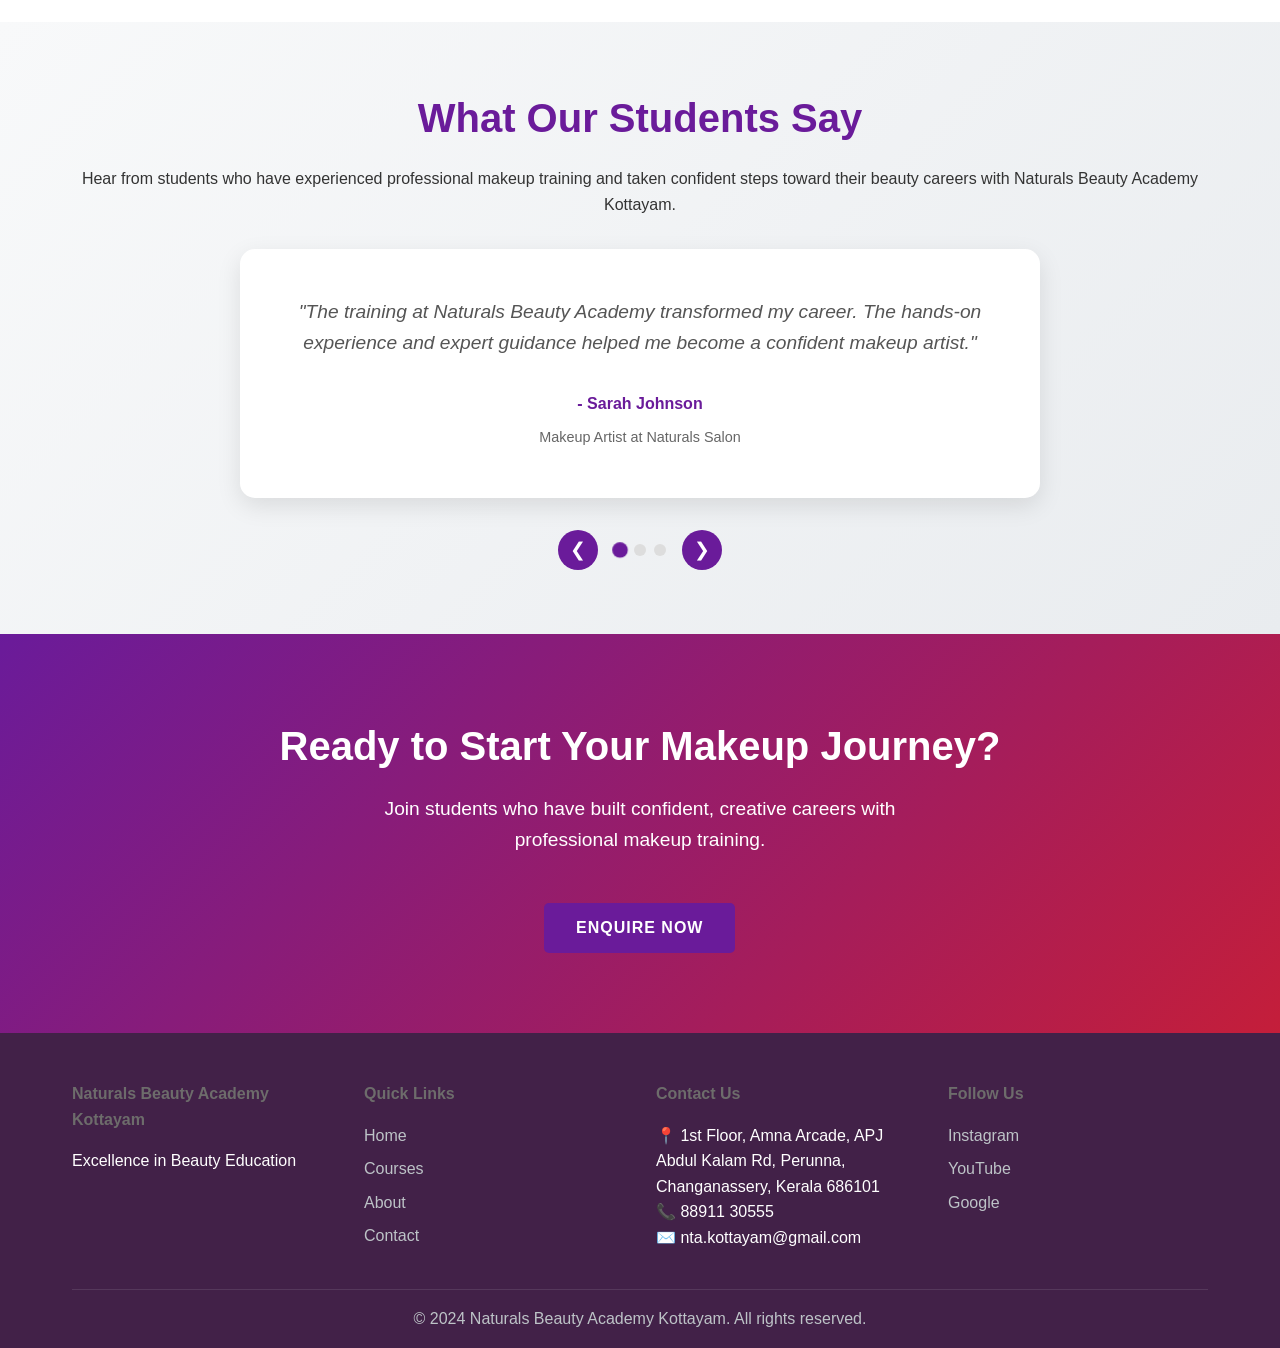
<file: pages/makeup.html>
<!DOCTYPE html>
<html lang="en">
<head>
    <meta charset="UTF-8">
    <meta name="viewport" content="width=device-width, initial-scale=1.0">
    <meta name="description" content="Naturals Beauty Academy Makeup Courses in Kottayam - Professional makeup artist training and certification.">
    <title>Makeup Courses in Kottayam - Naturals Beauty Academy Kottayam</title>
    <link rel="stylesheet" href="../css/style.css">
    <link rel="stylesheet" href="../css/responsive.css">
    <link rel="stylesheet" href="https://cdnjs.cloudflare.com/ajax/libs/font-awesome/6.0.0/css/all.min.css">
    <style>
        /* Additional styles for enhanced animations and sliders */
        .animate-slide-down {
            opacity: 0;
            transform: translateY(-50px);
            animation: slideDown 1s ease-out forwards;
        }

        .animate-slide-up {
            opacity: 0;
            transform: translateY(50px);
            animation: slideUp 1s ease-out forwards;
        }

        .animate-slide-left {
            opacity: 0;
            transform: translateX(-50px);
            animation: slideLeft 1s ease-out forwards;
        }

        .animate-slide-right {
            opacity: 0;
            transform: translateX(50px);
            animation: slideRight 1s ease-out forwards;
        }

        .animate-fade-in {
            opacity: 0;
            animation: fadeIn 1.2s ease-out forwards;
        }

        .animate-scale-in {
            opacity: 0;
            transform: scale(0.8);
            animation: scaleIn 0.8s ease-out forwards;
        }

        .animate-bounce {
            opacity: 0;
            animation: bounceIn 1s ease-out forwards;
        }

        @keyframes slideDown {
            to { opacity: 1; transform: translateY(0); }
        }

        @keyframes slideUp {
            to { opacity: 1; transform: translateY(0); }
        }

        @keyframes slideLeft {
            to { opacity: 1; transform: translateX(0); }
        }

        @keyframes slideRight {
            to { opacity: 1; transform: translateX(0); }
        }

        @keyframes fadeIn {
            to { opacity: 1; }
        }

        @keyframes scaleIn {
            to { opacity: 1; transform: scale(1); }
        }

        @keyframes bounceIn {
            0% { opacity: 0; transform: scale(0.3); }
            50% { opacity: 1; transform: scale(1.05); }
            70% { transform: scale(0.9); }
            100% { opacity: 1; transform: scale(1); }
        }

        /* Slider styles */
        .courses-slider {
            position: relative;
            overflow: hidden;
            border-radius: 15px;
            box-shadow: 0 10px 30px rgba(0, 0, 0, 0.1);
        }

        .slider-container {
            display: flex;
            transition: transform 0.5s ease;
        }

        .course-slide {
            min-width: 100%;
            display: none;
        }

        .course-slide.active {
            display: block;
        }

        .course-card-large {
            background: linear-gradient(135deg, #fff 0%, #f8f9fa 100%);
            padding: 3rem;
            border-radius: 15px;
            margin: 2rem;
            box-shadow: 0 8px 25px rgba(0, 0, 0, 0.1);
            border: 2px solid #e9ecef;
        }

        .course-header-card h3 {
            color: var(--primary-color);
            margin-bottom: 1.5rem;
            font-size: 1.8rem;
        }

        .course-details p {
            margin-bottom: 0.5rem;
            color: #555;
            font-size: 1rem;
        }

        .course-actions {
            display: flex;
            gap: 1rem;
            margin-top: 2rem;
            justify-content: center;
        }

        .slider-controls {
            display: flex;
            justify-content: center;
            align-items: center;
            padding: 1rem;
            background: rgba(255, 255, 255, 0.9);
            gap: 1rem;
        }

        .slider-btn {
            background: var(--primary-color);
            color: white;
            border: none;
            width: 40px;
            height: 40px;
            border-radius: 50%;
            cursor: pointer;
            font-size: 1.2rem;
            transition: all 0.3s ease;
            display: flex;
            align-items: center;
            justify-content: center;
        }

        .slider-btn:hover {
            background: #680000;
            transform: scale(1.1);
        }

        .slider-dots {
            display: flex;
            gap: 0.5rem;
        }

        .dot {
            width: 12px;
            height: 12px;
            border-radius: 50%;
            background: #ddd;
            cursor: pointer;
            transition: all 0.3s ease;
        }

        .dot.active {
            background: var(--primary-color);
            transform: scale(1.3);
        }

        /* Rating section */
        .rating-section {
            padding: 3rem 2rem;
            background: linear-gradient(135deg, #fff9f0 0%, #6A1B9A 100%);
            text-align: center;
        }

        .rating-card {
            background: white;
            padding: 2rem;
            border-radius: 15px;
            box-shadow: 0 8px 25px rgba(0, 0, 0, 0.1);
            display: inline-block;
            max-width: 300px;
        }

        .authority-card {
            background: #fff5eb;
            border: 1px solid #ffd1b8;
            border-radius: 12px;
            padding: 1rem 1.5rem;
            display: inline-flex;
            justify-content: center;
            width: fit-content;
            margin: 1.5rem auto;
        }

        .makeup-bg {
            background:
                /*linear-gradient(135deg, rgba(139, 0, 0, 0.42) 0%, rgba(196, 30, 58, 0.80) 100%),*/
                url('../images/13.png') center/cover no-repeat;
            background-blend-mode: overlay;
        }

        .stars {
            color: #ffd700;
            font-size: 2rem;
            margin-bottom: 1rem;
        }

        .rating-card h3 {
            color: var(--primary-color);
            margin-bottom: 0.5rem;
        }

        /* Overview section */
        .overview-section {
            padding: 4rem 2rem;
            background: white;
        }

        .overview-content {
            max-width: 800px;
            margin: 0 auto;
            line-height: 1.8;
        }

        .overview-content h3 {
            color: var(--primary-color);
            margin: 2rem 0 1rem 0;
            text-align: left;
        }

        .training-list {
            list-style: none;
            padding: 0;
        }

        .training-list li {
            padding: 0.5rem 0;
            position: relative;
            padding-left: 1.5rem;
        }

        .training-list li:before {
            content: '•';
            color: var(--primary-color);
            font-weight: bold;
            position: absolute;
            left: 0;
        }

        /* Testimonials slider */
        .testimonials-section {
            padding: 4rem 2rem;
            background: linear-gradient(135deg, #f8f9fa 0%, #e9ecef 100%);
        }

        .testimonials-slider {
            position: relative;
            max-width: 800px;
            margin: 0 auto;
        }

        .testimonial-slide {
            display: none;
        }

        .testimonial-slide.active {
            display: block;
        }

        .testimonial-card {
            background: white;
            padding: 3rem;
            border-radius: 15px;
            box-shadow: 0 8px 25px rgba(0, 0, 0, 0.1);
            text-align: center;
            margin: 2rem 0;
        }

        .testimonial-content p {
            font-size: 1.2rem;
            font-style: italic;
            color: #555;
            margin-bottom: 2rem;
            line-height: 1.6;
        }

        .testimonial-author h4 {
            color: var(--primary-color);
            margin-bottom: 0.5rem;
        }

        .testimonial-author span {
            color: #666;
            font-size: 0.9rem;
        }

        .testimonial-controls {
            display: flex;
            justify-content: center;
            align-items: center;
            gap: 1rem;
            margin-top: 2rem;
        }

        .testimonial-btn {
            background: var(--primary-color);
            color: white;
            border: none;
            width: 40px;
            height: 40px;
            border-radius: 50%;
            cursor: pointer;
            font-size: 1.2rem;
            transition: all 0.3s ease;
            display: flex;
            align-items: center;
            justify-content: center;
        }

        .testimonial-btn:hover {
            background: #680000;
            transform: scale(1.1);
        }

        .testimonial-dots {
            display: flex;
            gap: 0.5rem;
        }

                @media (max-width: 768px) {
            .testimonials-section {
                padding: 2rem 1rem;
            }

            .testimonial-card {
                padding: 2rem;
                margin: 1rem 0;
            }

            .testimonial-content p {
                font-size: 1rem;
                line-height: 1.5;
            }

            .testimonial-author span {
                font-size: 0.85rem;
            }

            .testimonial-controls {
                flex-wrap: wrap;
                gap: 0.75rem;
                justify-content: center;
            }

            .testimonial-btn {
                width: 38px;
                height: 38px;
                font-size: 1rem;
            }
        }

        /* Trainer section */
        .trainer-section {
            padding: 4rem 2rem;
            background: white;
        }

        .trainer-card {
            background: linear-gradient(135deg, #fff9f0 0%, #6A1B9A 100%);
            padding: 3rem;
            border-radius: 15px;
            box-shadow: 0 8px 25px rgba(0, 0, 0, 0.1);
            max-width: 800px;
            margin: 0 auto;
        }

        .trainer-info h3 {
            color: var(--primary-color);
            margin-bottom: 1.5rem;
        }

        .trainer-info p {
            margin-bottom: 1rem;
            line-height: 1.6;
        }

        .trainer-focus {
            list-style: none;
            padding: 0;
        }

        .trainer-focus li {
            padding: 0.5rem 0;
            padding-left: 1.5rem;
            position: relative;
        }

        .trainer-focus li:before {
            content: '✓';
            color: var(--primary-color);
            font-weight: bold;
            position: absolute;
            left: 0;
        }

        /* Animation delays */
        .animate-slide-left:nth-child(1) { animation-delay: 0.1s; }
        .animate-slide-right:nth-child(2) { animation-delay: 0.2s; }
        .animate-slide-left:nth-child(3) { animation-delay: 0.3s; }
        .animate-slide-right:nth-child(4) { animation-delay: 0.4s; }

        .animate-scale-in:nth-child(1) { animation-delay: 0.1s; }
        .animate-scale-in:nth-child(2) { animation-delay: 0.2s; }
        .animate-scale-in:nth-child(3) { animation-delay: 0.3s; }
        .animate-scale-in:nth-child(4) { animation-delay: 0.4s; }
    </style>
</head>
<body>
    <!-- Navigation Header -->
    <header class="header" id="header">
        <nav class="navbar">
            <div class="nav-container">
                <div class="logo">
                    <a href="https://www.google.com/search?q=Naturals+Beauty+Academy+Kottayam" target="_blank" rel="noopener noreferrer">
                        <img src="../images/NATURALS BEAUTY KOTTAYM.png" alt="Naturals Beauty Academy Kottayam Logo" class="logo-image">
                    </a>
                </div>

                <button class="hamburger" id="hamburger">
                    <span></span>
                    <span></span>
                    <span></span>
                </button>

                <ul class="nav-menu" id="navMenu">
                    <li><a href="../index.html" class="nav-link">Home</a></li>
                    <li><a href="../index.html#courses" class="nav-link">Courses</a></li>
                    <li><a href="../index.html#about" class="nav-link">About Us</a></li>
                    <li><a href="../index.html#contact" class="nav-link">Contact</a></li>
                </ul>
            </div>
        </nav>
    </header>

    <!-- Course Header -->
    <section class="course-header makeup-bg">
        <div class="container">
            <h1 class="animate-slide-down">Makeup Courses in Kottayam</h1>
            <p class="animate-slide-up"><b>Naturals Beauty Academy Kottayam</b> offers professional makeup courses designed to
build strong artistic skills and industry-ready techniques. Learn bridal makeup, party
looks, HD makeup, contouring, colour correction, and advanced application methods
through hands-on training and expert guidance.</p>
        </div>
    </section>

    <!-- Key Highlights -->
    <section class="highlights">
        <div class="container">
            <h2 class="animate-fade-in">Key Highlights</h2>
            <div class="highlights-grid">
                <div class="highlight-item animate-slide-left">
                    <h4>Basic to advanced makeup programs</h4>
                </div>
                <div class="highlight-item animate-slide-right">
                    <h4>Hands-on practical training</h4>
                </div>
                <div class="highlight-item animate-slide-left">
                    <h4>Real client and bridal exposure</h4>
                </div>
                <div class="highlight-item animate-slide-right">
                    <h4>Industry-recognized certification</h4>
                </div>
            </div>
        </div>
    </section>

    <!-- Rating Section -->
    <section class="rating-section">
        <div class="container">
            <div class="rating-card animate-bounce">
                <div class="stars">
                    <i class="fas fa-star"></i>
                    <i class="fas fa-star"></i>
                    <i class="fas fa-star"></i>
                    <i class="fas fa-star"></i>
                    <i class="fas fa-star"></i>
                </div>
                <h3>Google</h3>
            </div>
        </div>
    </section>

    <!-- Our Impact -->
    <section class="impact-section">
        <div class="container">
            <h2 class="animate-fade-in">Our Impact</h2>
            <div class="impact-stats">
                <div class="impact-stat animate-scale-in">
                    <h3>200+</h3>
                    <p>Students Trained</p>
                </div>
                <div class="impact-stat animate-scale-in">
                    <h3>10,000+</h3>
                    <p>Practical Training Hours</p>
                </div>
                <div class="impact-stat animate-scale-in">
                    <h3>20+</h3>
                    <p>Industry Workshops & Events</p>
                </div>
                <div class="impact-stat animate-scale-in">
                    <h3>100%</h3>
                    <p>Placement Assistance*</p>
                </div>
            </div>
        </div>
    </section>

 <!-- Course Programs Slider -->
<section class="courses-slider-section">
    <div class="container">

        <h2 style="text-align: center;">Our Advanced Makeup Courses</h2>

        <p class="section-intro">
            Our makeup courses combine creativity with technical expertise, training you in
professional makeup techniques, skin preparation, product knowledge, and client
consultation. Learn to enhance natural beauty while building a rewarding career in
the beauty industry.
        </p>

        <div class="courses-slider">

            <div class="slider-container">

                <!-- Foundation Course -->
                <div class="course-slide active">

                    <div class="course-card-large">

                        <div class="course-header-card">

                            <h3>Foundation Course in Makeup</h3>
                            <h4>Course Details</h4>
                            <div class="course-details">

                                <p>
                                    <strong>Course Duration:</strong>
                                    2 Months
                                </p>

                                <p>
                                    <strong>Training Days:</strong>
                                    Weekday / Weekend
                                </p>

                                <p>
                                    <strong>Mode:</strong>
                                    Classroom Training
                                </p>

                                <p>
                                    <strong>Level:</strong>
                                    Beginner Friendly
                                </p>

                            </div>

                        </div>

                        <div class="course-actions">

                            <button class="btn btn-primary">
                                View Program
                            </button>

                            <button class="btn btn-secondary">
                                Enquire Now
                            </button>

                        </div>

                    </div>

                </div>


                <!-- Advanced Course -->
                <div class="course-slide">

                    <div class="course-card-large">

                        <div class="course-header-card">

                            <h3>Advanced Makeup Course</h3>
                            <h4>Course Details</h4>
                            <div class="course-details">

                                <p>
                                    <strong>Course Duration:</strong>
                                    2 Months
                                </p>

                                <p>
                                    <strong>Training Days:</strong>
                                    Weekday / Weekend
                                </p>

                                <p>
                                    <strong>Mode:</strong>
                                    Classroom Training
                                </p>

                                <p>
                                    <strong>Level:</strong>
                                    Intermediate
                                </p>

                            </div>

                        </div>

                        <div class="course-actions">

                            <button class="btn btn-primary">
                                View Program
                            </button>

                            <button class="btn btn-secondary">
                                Enquire Now
                            </button>

                        </div>

                    </div>

                </div>

            </div>


            <!-- Slider Controls -->

            <div class="slider-controls">

                <button
                    class="slider-btn prev"
                    onclick="prevSlide()">

                    &#10094;

                </button>

                <div class="slider-dots">

                    <span
                        class="dot active"
                        onclick="goToSlide(0)">
                    </span>

                    <span
                        class="dot"
                        onclick="goToSlide(1)">
                    </span>

                </div>

                <button
                    class="slider-btn next"
                    onclick="nextSlide()">

                    &#10095;

                </button>

            </div>

        </div>

    </div>
</section>

    <!-- Overview Section -->
    <section class="overview-section">
        <div class="container">
        <h2 class="animate-fade-in" style="text-align: center;">
            Overview of Makeup Courses in Kottayam
        </h2>            
        <div class="overview-content animate-slide-up">
                <p>Kottayam is rapidly growing as a hub for professional makeup education in Kerala.
With increasing demand in bridal makeup, fashion, media, and events, makeup
artistry has evolved into a highly rewarding and creative career option.</p>

                <p>Naturals Beauty Academy Kottayam offers makeup programs aligned with current
industry trends, focusing on practical skills and modern techniques rather than
outdated methods. The curriculum is designed to build strong fundamentals while
advancing into professional-level artistry.</p>

                <p>The courses cover key areas such as skin preparation, product knowledge, color
theory, face shapes, corrective makeup, bridal makeup, HD makeup, and occasion-
based looks. Students gain hands-on experience through live demonstrations and
real client practice, helping them develop precision, speed, and creativity.</p>

<p>Whether you are a beginner or a working professional looking to upgrade your skills,
Naturals Beauty Academy Kottayam provides structured learning, flexible batches,
and career-focused training to help you succeed in the beauty industry.</p>
            </div>
        </div>
    </section>

<!-- Training Approach -->
<section class="training-approach">
    <div class="container">

        <h2>Our Training Approach</h2>

        <p class="section-intro">
            At Naturals Beauty Academy Kottayam, our makeup courses focus on combining
creativity with practical training, helping students build confidence and industry
readiness.
        </p>

        <div class="approach-card">

            <h4> How We Train</h4>

            <ul>
                <li>Practical sessions on live models to understand real client needs</li>
                <li>Step-by-step guidance from experienced, certified trainers</li>
                <li>Structured curriculum covering basic to advanced makeup techniques</li>
                <li>Small batch sizes for personalized attention and skill development</li>
            </ul>

        </div>

    </div>
</section>

    <!-- Career Opportunities -->
    <section class="career-section">
        <div class="container">
            <h2 class="animate-fade-in">What Happens After Completing Makeup Courses in
Kottayam?</h2>
            <p>After completing a makeup course at Naturals Beauty Academy Kottayam, students
gain hands-on experience, professional skills, and the confidence to work in real-
world environments.</p>
            <p>Graduates can explore roles such as makeup artist, bridal makeup specialist,
freelance artist, beauty consultant, or salon professional. With continuous practice
and expert mentorship, students are well-prepared to enter the industry.</p>
            <p>Naturals Beauty Academy also provides career guidance and placement assistance,
helping students move from training to professional opportunities.</p>
            </div>
        </div>
    </section>

    <!-- Benefits Section -->
    <section class="benefits-section">
        <div class="container">
            <h2 class="animate-fade-in">Benefits of Learning Makeup at Naturals Beauty Academy Kottayam</h2>
            <div class="benefits-grid">
                <div class="benefit-card animate-slide-left">
                    <h3>Career Growth & Opportunities</h3>
                    <p>Makeup artistry offers opportunities in bridal services, fashion, media, salons, and
freelance work, allowing flexible and scalable career growth.</p>
                </div>
                <div class="benefit-card animate-slide-right">
                    <h3>Practical Skill Development</h3>
                    <p>Students gain real-time experience through live practice sessions, client handling,
and professional techniques used in the industry.</p>
                </div>
                <div class="benefit-card animate-slide-left">
                    <h3>Industry-Recognised Certification</h3>
                    <p>Certification from Naturals Beauty Academy helps build trust and credibility with
clients and employers.</p>
                </div>
                <div class="benefit-card animate-slide-right">
                    <h3>Portfolio & Confidence Building</h3>
                    <p>Students create a strong portfolio with diverse makeup looks, enhancing both
technical skills and creative confidence.</p>
                </div>
                <div class="benefit-card animate-slide-left">
                    <h3>Career Support & Placement Assistance</h3>
                    <p>Naturals Beauty Academy Kottayam provides career guidance, placement support,
and mentoring to help students grow in the beauty industry.</p>
                </div>
            </div>
        </div>
    </section>

    <!-- Trainer Section -->
    <section class="trainer-section">
        <div class="container">
            <h2 class="animate-fade-in" style="text-align: center;">Meet Our Expert Makeup Trainers</h2>
            <p class="animate-slide-up" style="text-align: center;">Learn from experienced professionals who bring real salon expertise into every class.</p>

            <div class="trainer-card animate-bounce">
                <div class="trainer-info">
                    <h3>Senior Makeup Trainer | Naturals Beauty Academy Kottayam</h3>
                    <p>___ is a professionally trained makeup artist with over ___ years of experience in the beauty industry. With strong expertise in bridal and advanced makeup techniques, ___ brings practical, industry-relevant knowledge into the classroom.</p>

                    <p>As a certified trainer at Naturals Beauty Academy Kottayam, ___ has trained over
___ students, guiding them through strong fundamentals, advanced makeup
techniques, and professional client-handling practices. Their teaching approach
focuses on hands-on learning, attention to detail, and adapting makeup styles to
different face shapes, skin tones, and client preferences.</p>

                    <p>In addition to training, ___ has been associated with ___ (bridal projects / fashion
shows / beauty events / studios), giving students exposure to real-world makeup
scenarios. Their mentorship helps shape confident, job-ready makeup artists.</p>
                </div>
            </div>
        </div>
    </section>

    <!-- Employers Section -->
    <section class="employers-section">
        <div class="container">
            <h2 class="animate-fade-in">Firms That Hire Makeup Artists</h2>
            <p class="section-intro animate-slide-up">Professional makeup artists trained at Naturals Beauty Academy Kottayam work across top salons, studios, and freelance platforms:</p>
            <div class="employers-grid">
                <div class="employer animate-scale-in">
                    <img src="../images/lakme.jpeg" alt="Lakme Salon logo">
                </div>
                <div class="employer animate-scale-in">
                    <img src="../images/tony and Guy.png" alt="Toni & Guy logo">
                </div>
                <div class="employer animate-scale-in">
                    <img src="../images/vlcc.jpg" alt="VLCC logo">
                </div>
                <div class="employer animate-scale-in">
                    <img src="../images/naturals.jpeg" alt="Naturals logo">
                </div>
                <div class="employer animate-scale-in">
                    <img src="../images/tribe.png" alt="Tribe Salon logo">
                </div>
                <div class="employer animate-scale-in">
                    <img src="../images/urban company.png" alt="Urban Company logo">
                </div>
                <div class="employer animate-scale-in">
                    <img src="../images/ym.png" alt="Yes Madam logo">
                </div>
            </div>
        </div>
    </section>

    <!-- Testimonials Section -->
    <section class="testimonials-section">
        <div class="container">
            <h2 class="animate-fade-in" style="text-align: center;">What Our Students Say</h2>
            <p class="animate-slide-up" style="text-align: center;">Hear from students who have experienced professional makeup training and taken confident steps toward their beauty careers with Naturals Beauty Academy Kottayam.</p>

            <div class="testimonials-slider">
                <div class="testimonial-slide active">
                    <div class="testimonial-card animate-slide-up">
                        <div class="testimonial-content">
                            <p>"The training at Naturals Beauty Academy transformed my career. The hands-on experience and expert guidance helped me become a confident makeup artist."</p>
                            <div class="testimonial-author">
                                <h4>- Sarah Johnson</h4>
                                <span>Makeup Artist at Naturals Salon</span>
                            </div>
                        </div>
                    </div>
                </div>

                <div class="testimonial-slide">
                    <div class="testimonial-card animate-slide-up">
                        <div class="testimonial-content">
                            <p>"Excellent training program with real-world exposure. The placement assistance helped me land my dream job immediately after completion."</p>
                            <div class="testimonial-author">
                                <h4>- Maria Rodriguez</h4>
                                <span>Freelance Makeup Artist</span>
                            </div>
                        </div>
                    </div>
                </div>

                <div class="testimonial-slide">
                    <div class="testimonial-card animate-slide-up">
                        <div class="testimonial-content">
                            <p>"The comprehensive curriculum and experienced trainers made learning enjoyable. I now own my own successful beauty services business."</p>
                            <div class="testimonial-author">
                                <h4>- Priya Sharma</h4>
                                <span>Beauty Services Entrepreneur</span>
                            </div>
                        </div>
                    </div>
                </div>
            </div>

            <div class="testimonial-controls">
                <button class="testimonial-btn prev" onclick="prevTestimonial()">&#10094;</button>
                <div class="testimonial-dots">
                    <span class="dot active" onclick="goToTestimonial(0)"></span>
                    <span class="dot" onclick="goToTestimonial(1)"></span>
                    <span class="dot" onclick="goToTestimonial(2)"></span>
                </div>
                <button class="testimonial-btn next" onclick="nextTestimonial()">&#10095;</button>
            </div>
        </div>
    </section>

    <!-- CTA Section -->
    <section class="cta-section">
        <div class="container">
            <h2 class="animate-fade-in">Ready to Start Your Makeup Journey?</h2>
            <p class="animate-slide-up">Join students who have built confident, creative careers with professional makeup training.</p>
            <a href="../index.html#contact" class="btn btn-primary animate-bounce">Enquire Now</a>
        </div>
    </section>

    <!-- Footer -->
    <footer class="footer">
        <div class="container">
            <div class="footer-content">
                <div class="footer-section">
                    <h4>Naturals Beauty Academy Kottayam</h4>
                    <p>Excellence in Beauty Education</p>
                </div>
                <div class="footer-section">
                    <h4>Quick Links</h4>
                    <ul>
                        <li><a href="../index.html">Home</a></li>
                        <li><a href="../index.html#courses">Courses</a></li>
                        <li><a href="../index.html#about">About</a></li>
                        <li><a href="../index.html#contact">Contact</a></li>
                    </ul>
                </div>
                <div class="footer-section">
                    <h4>Contact Us</h4>
                    <p>📍 1st Floor, Amna Arcade, APJ Abdul Kalam Rd, Perunna, Changanassery, Kerala 686101</p>
                    <p>📞 88911 30555</p>
                    <p>✉️ nta.kottayam@gmail.com</p>
                </div>
                <div class="footer-section">
                    <h4>Follow Us</h4>
                    <ul>
                        <li><a href="https://www.instagram.com/naturals_academy_kottayam?igsh=MTk2bHV6dDZtdGIxdg==" target="_blank">Instagram</a></li>
                        <li><a href="https://youtube.com/@naturalsacademykottayam?si=Oehz11vfqJS3rAkm" target="_blank">YouTube</a></li>
                        <li><a href="https://share.google/pFwSYsd4B2NasZM3f" target="_blank">Google</a></li>
                    </ul>
                </div>
            </div>
            <div class="footer-bottom">
                <p>&copy; 2024 Naturals Beauty Academy Kottayam. All rights reserved.</p>
            </div>
        </div>
    </footer>

<script>
document.addEventListener("DOMContentLoaded", () => {

    let currentSlide = 0;
    let slideInterval;

    const slides =
        document.querySelectorAll(".course-slide");

    const dots =
        document.querySelectorAll(
            ".slider-controls .dot"
        );

    function showSlide(index){

        slides.forEach(slide =>
            slide.classList.remove("active")
        );

        dots.forEach(dot =>
            dot.classList.remove("active")
        );

        slides[index].classList.add("active");
        dots[index].classList.add("active");

        currentSlide = index;
    }

    window.nextSlide = function(){

        currentSlide++;

        if(currentSlide >= slides.length){
            currentSlide = 0;
        }

        showSlide(currentSlide);
        resetSlideInterval();
    }

    window.prevSlide = function(){

        currentSlide--;

        if(currentSlide < 0){
            currentSlide =
            slides.length - 1;
        }

        showSlide(currentSlide);
        resetSlideInterval();
    }

    window.goToSlide = function(index){
        showSlide(index);
        resetSlideInterval();
    }

    function startSlideInterval() {
        slideInterval = setInterval(nextSlide, 5000);
    }

    function resetSlideInterval() {
        clearInterval(slideInterval);
        startSlideInterval();
    }

    showSlide(0);
    startSlideInterval();


    /* testimonials */

    let currentTestimonial = 0;

    const testimonialSlides =
        document.querySelectorAll(
            ".testimonial-slide"
        );

    const testimonialDots =
        document.querySelectorAll(
            ".testimonial-dots .dot"
        );

    function showTestimonial(index){

        testimonialSlides.forEach(s =>
            s.classList.remove("active")
        );

        testimonialDots.forEach(d =>
            d.classList.remove("active")
        );

        testimonialSlides[index]
            .classList.add("active");

        testimonialDots[index]
            .classList.add("active");

        currentTestimonial=index;
    }

    window.nextTestimonial=function(){

        currentTestimonial=
        (currentTestimonial+1)
        % testimonialSlides.length;

        showTestimonial(
            currentTestimonial
        );
    }

    window.prevTestimonial=function(){

        currentTestimonial=
        (currentTestimonial-1+
        testimonialSlides.length)
        % testimonialSlides.length;

        showTestimonial(
            currentTestimonial
        );
    }

    window.goToTestimonial=
    function(index){
        showTestimonial(index);
    }

    showTestimonial(0);

});
</script>
</body>
</html>
</file>
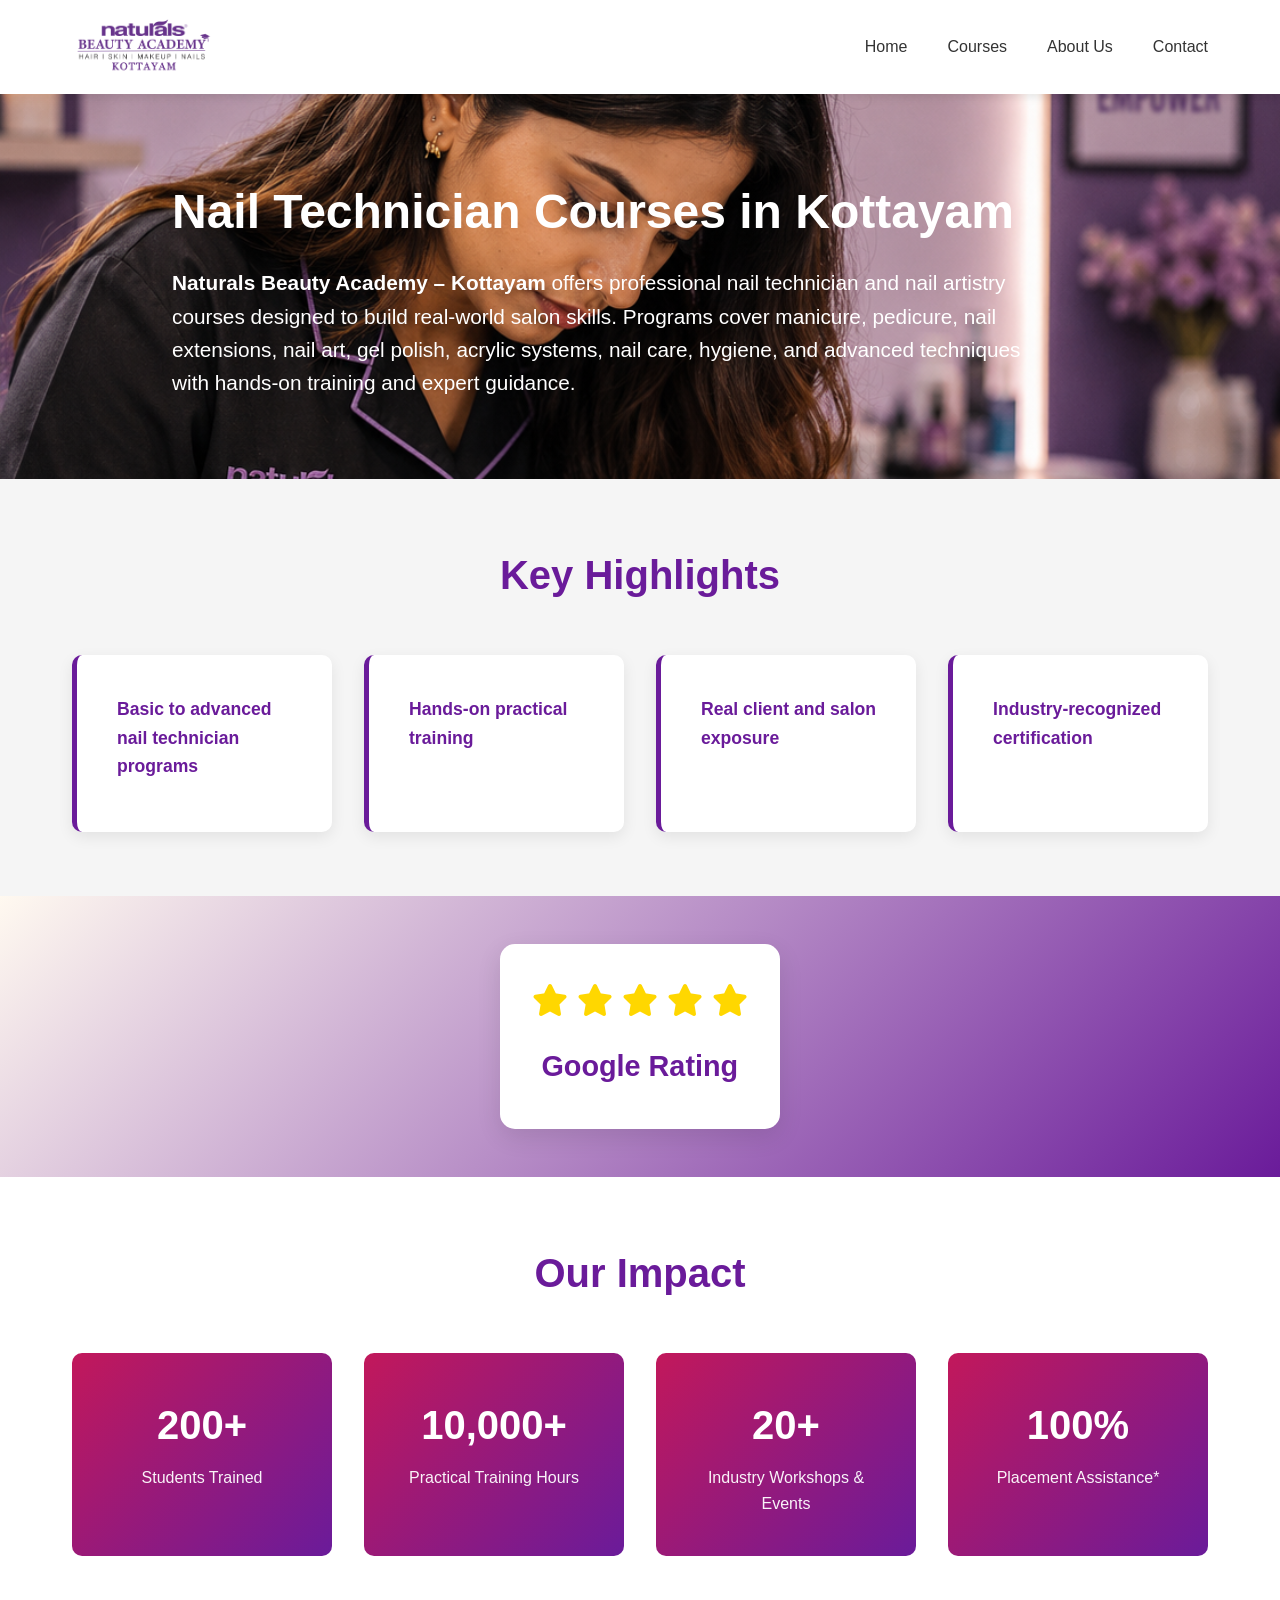
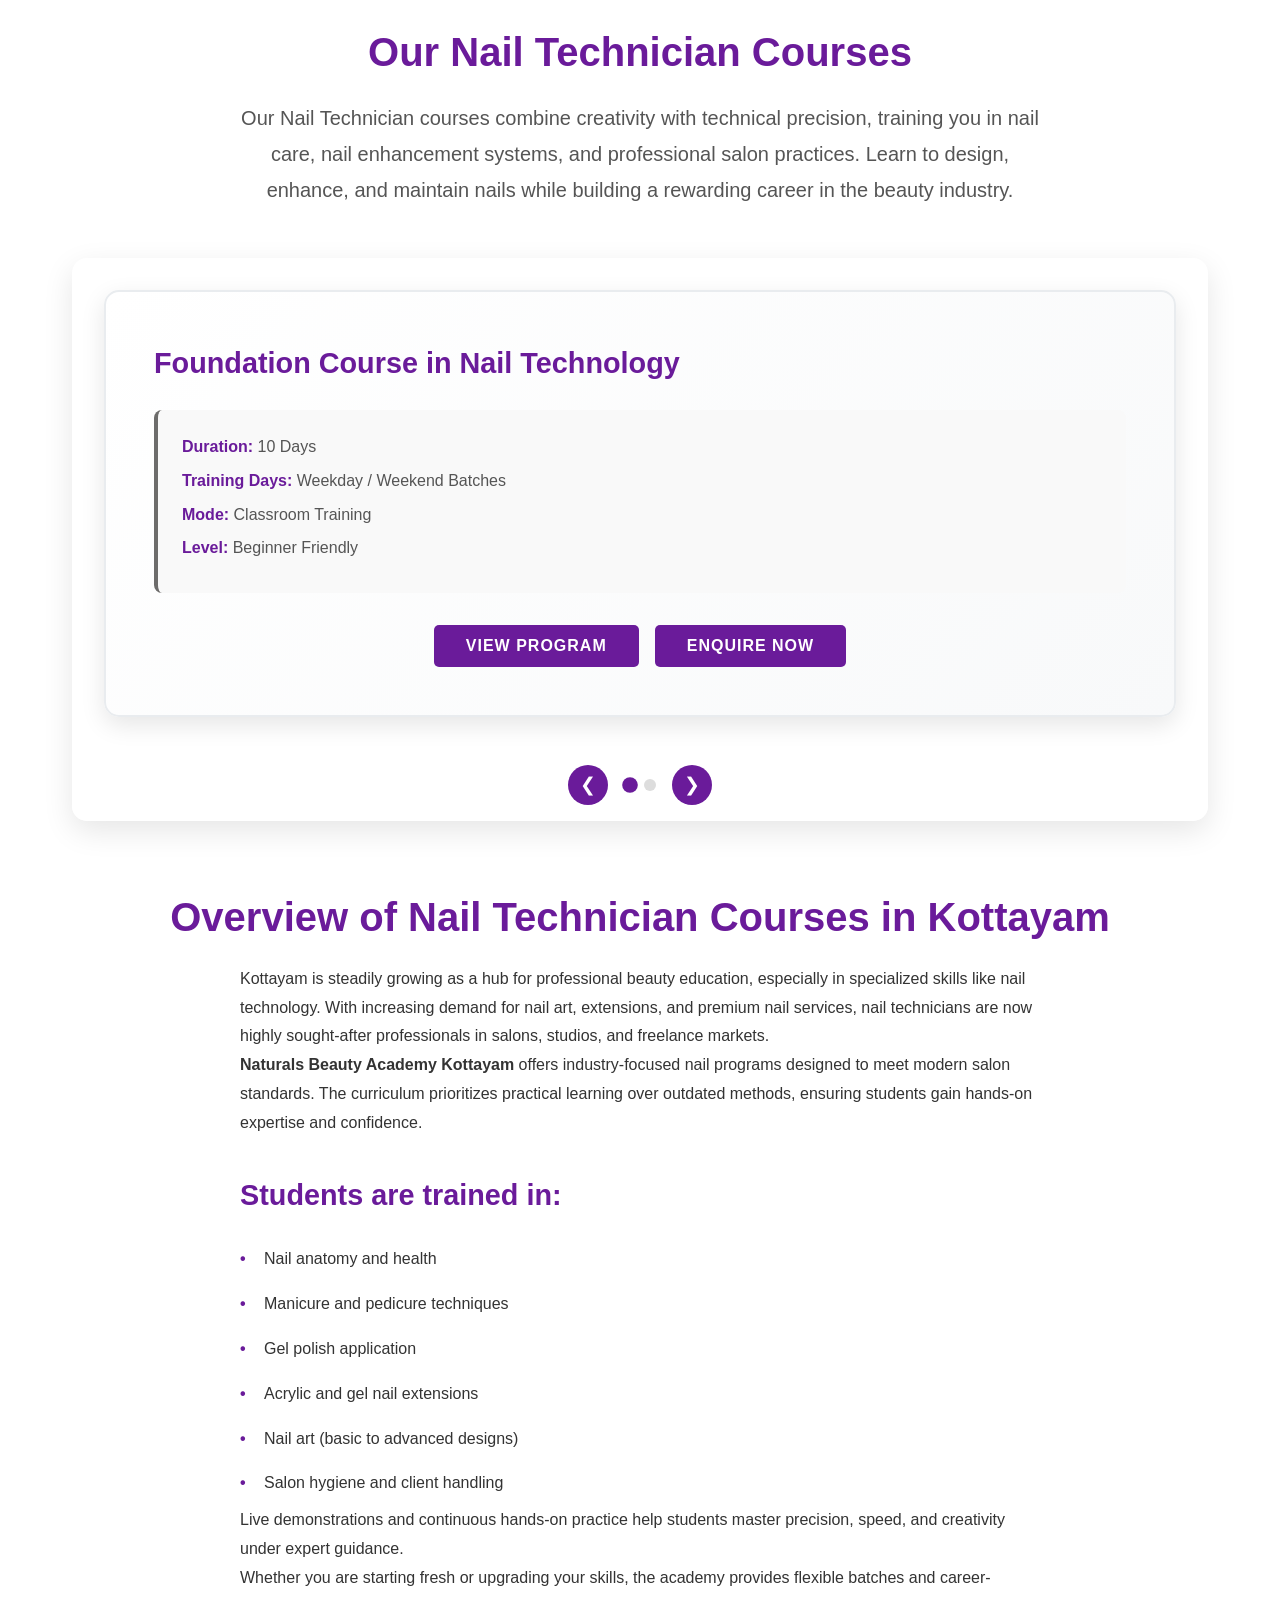
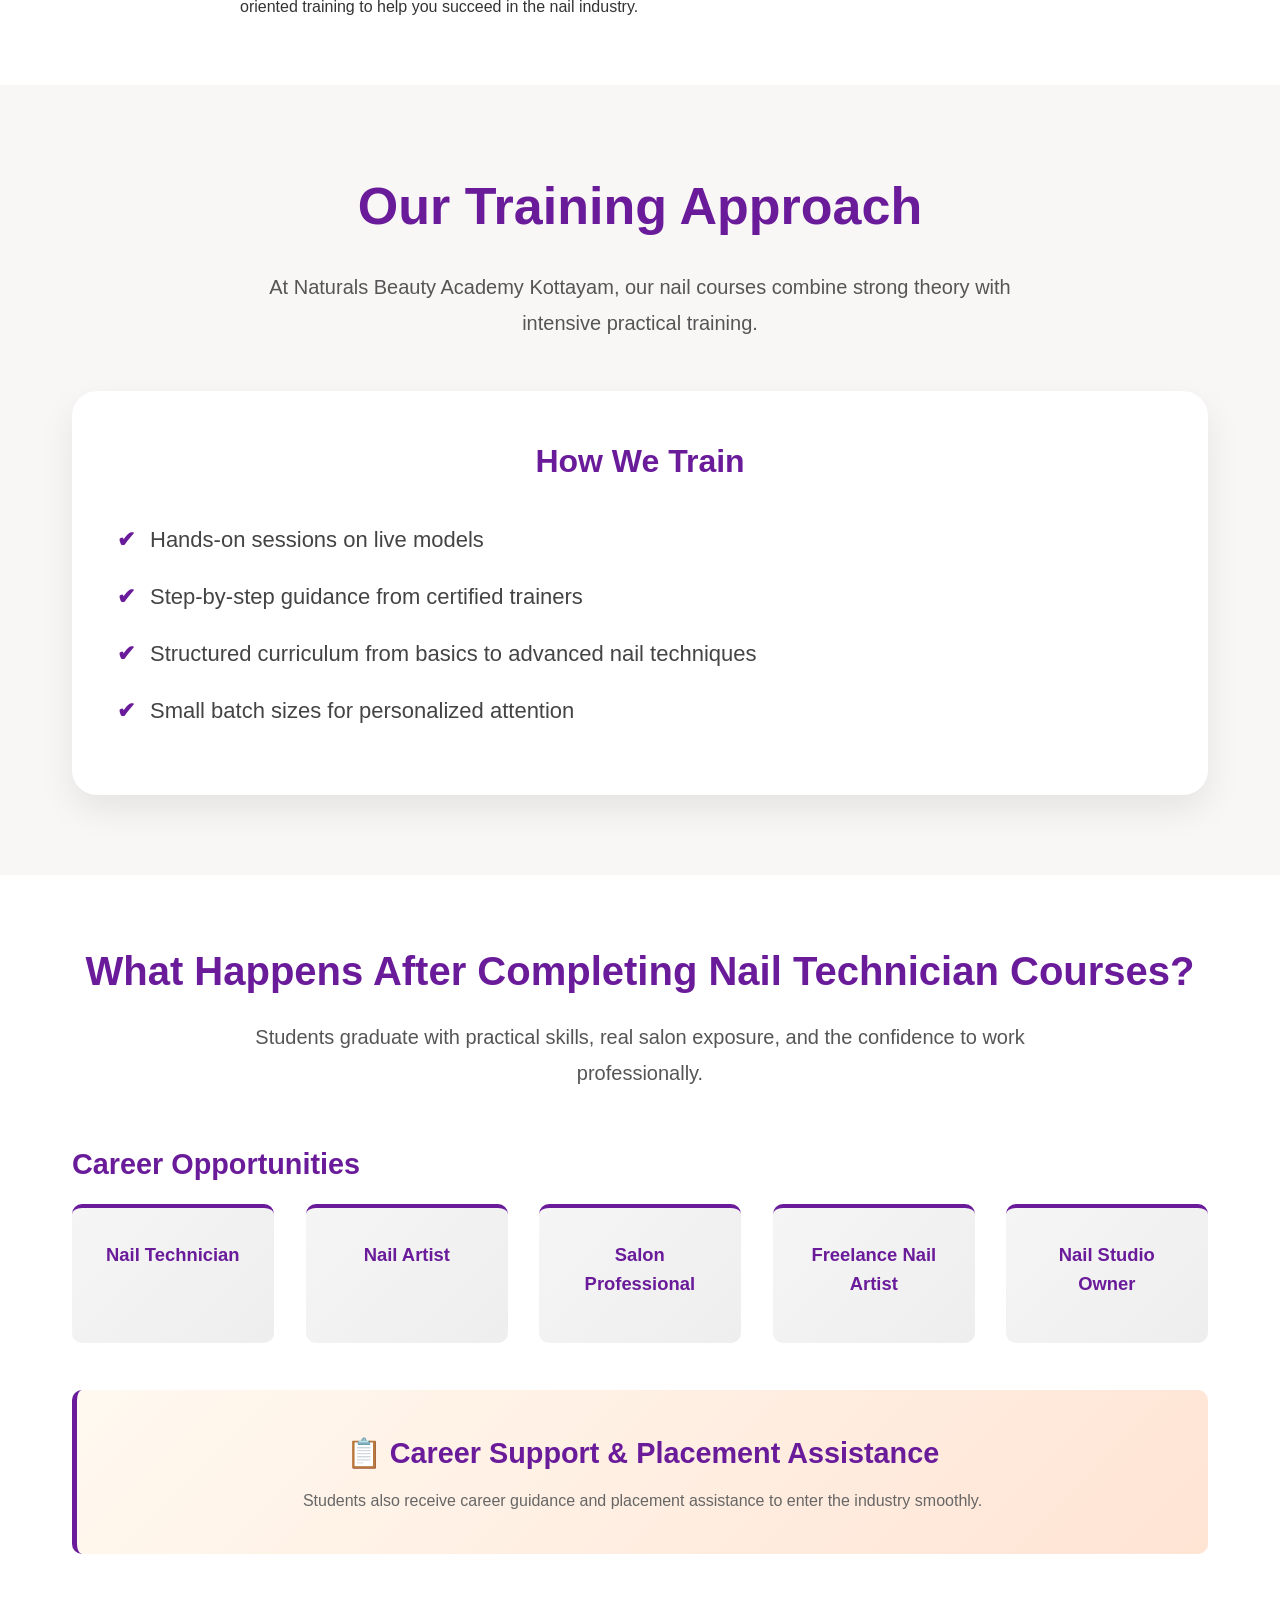
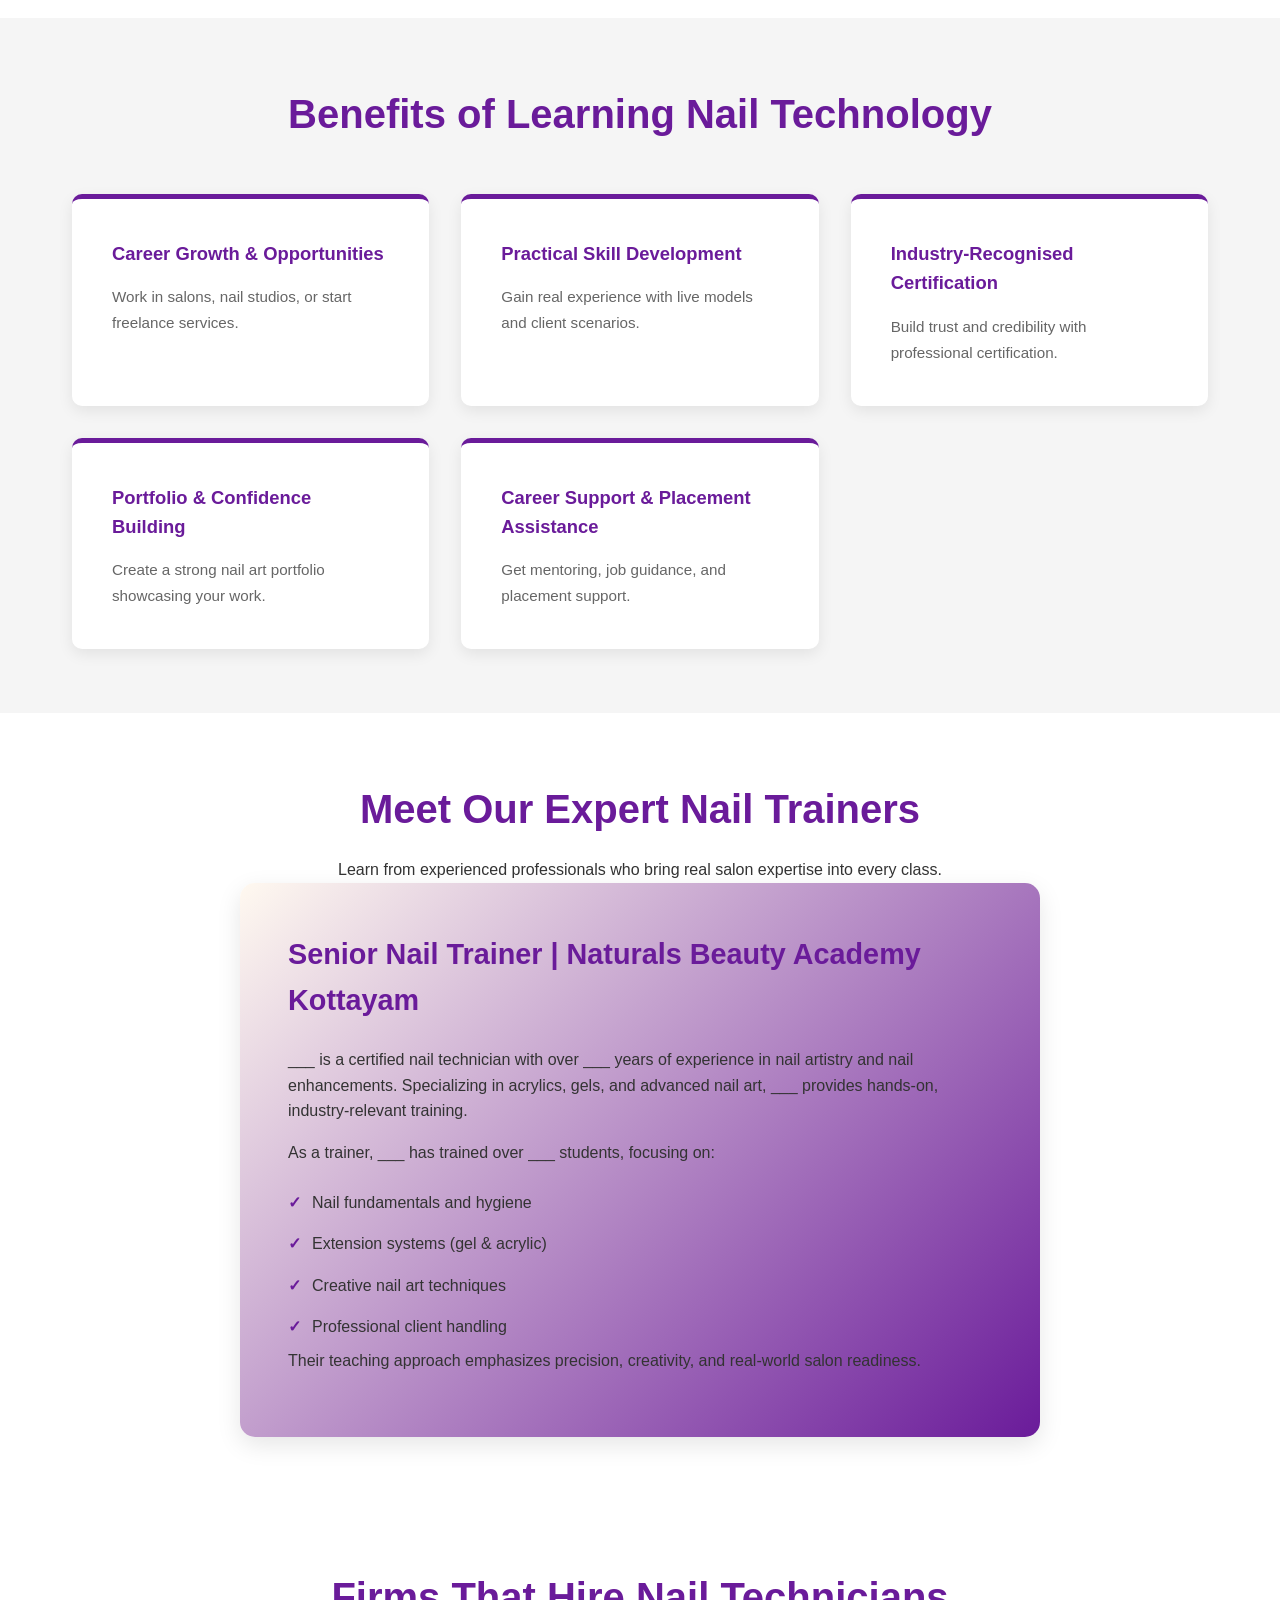
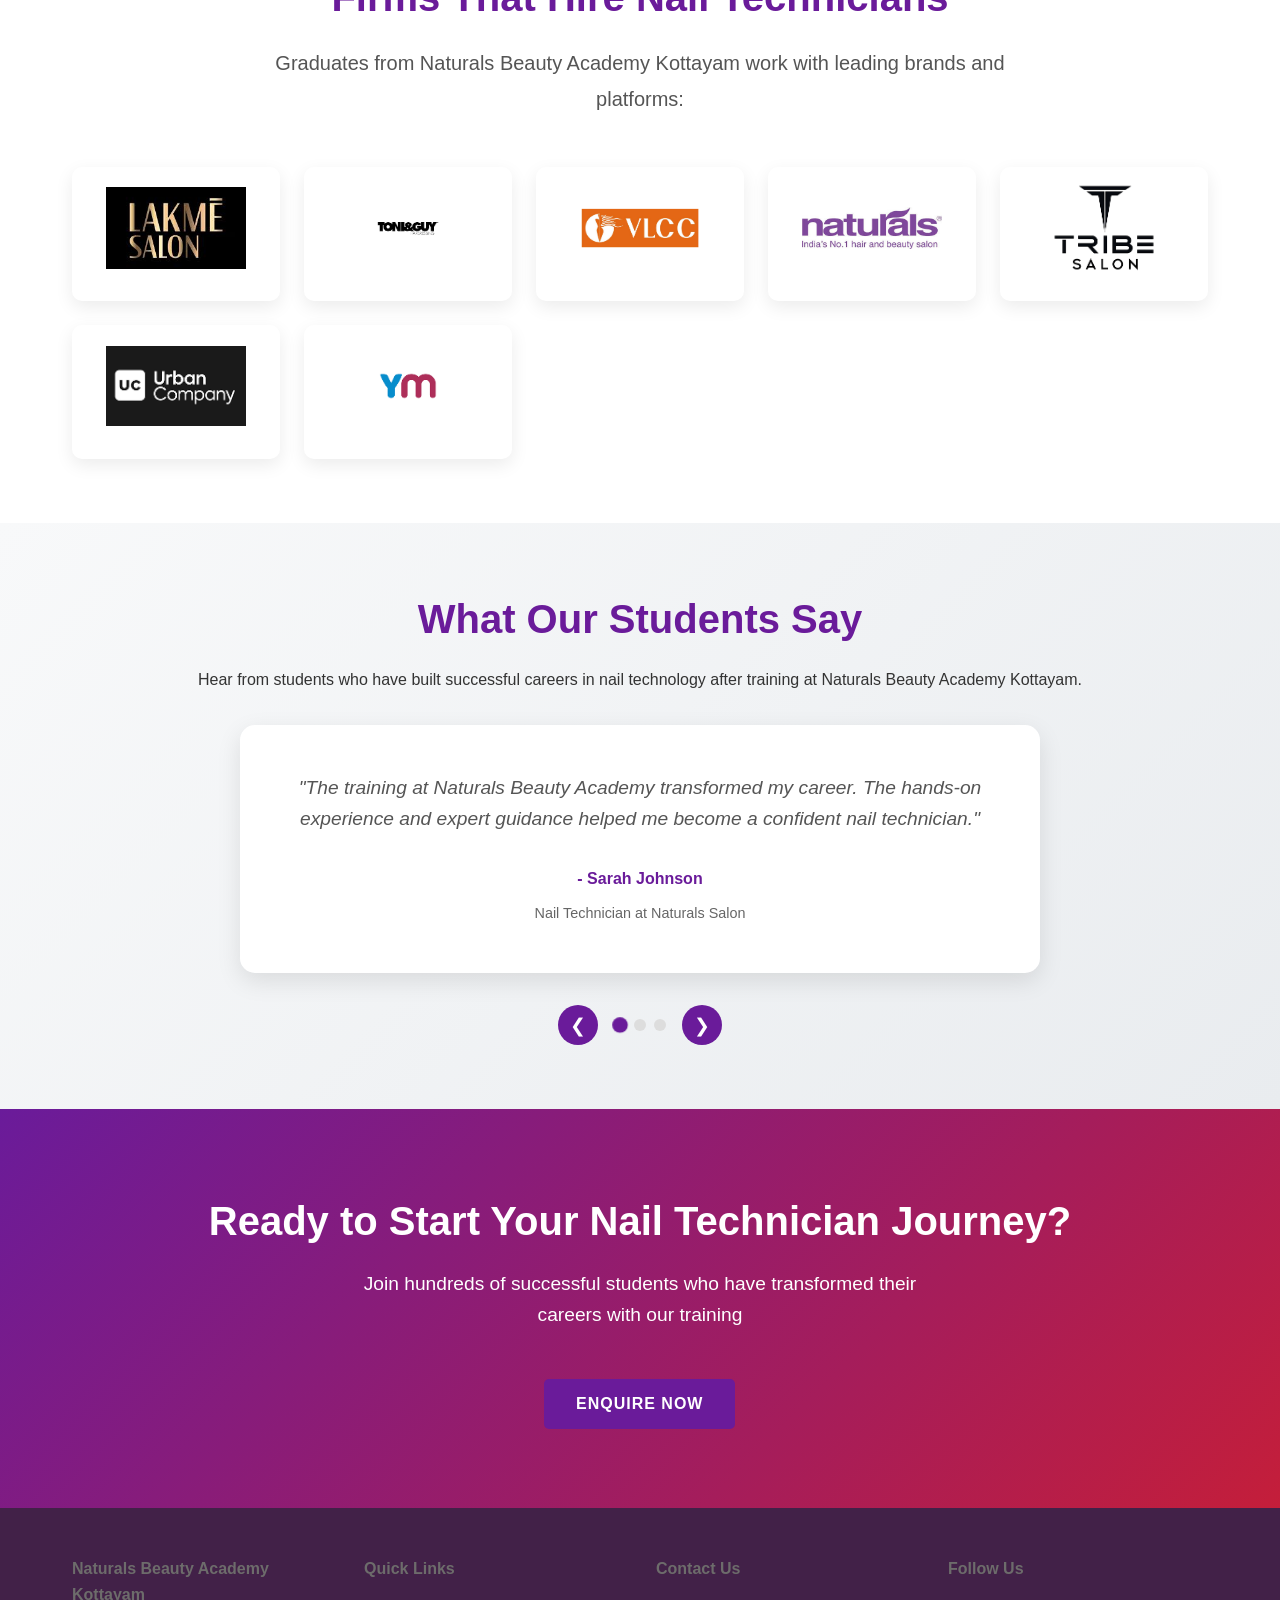
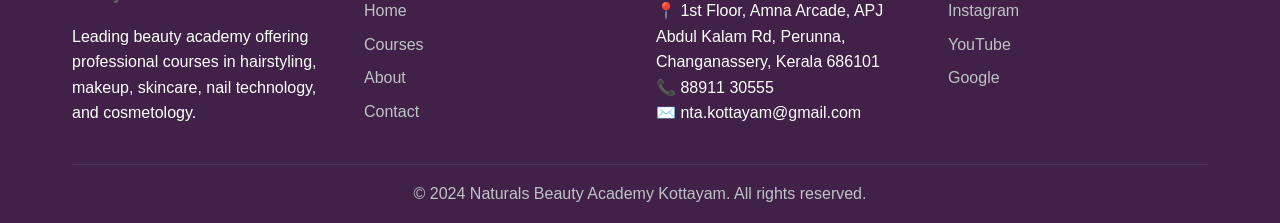
<file: pages/nail-technician.html>
<!DOCTYPE html>
<html lang="en">
<head>
    <meta charset="UTF-8">
    <meta name="viewport" content="width=device-width, initial-scale=1.0">
    <meta name="description" content="Naturals Academy Nail Technician Course - Professional Nail Artistry and Extension Training in Kottayam">
    <title>Nail Technician Course - Naturals Academy Kottayam</title>
    <link rel="stylesheet" href="../css/style.css">
    <link rel="stylesheet" href="../css/responsive.css">
    <link rel="stylesheet" href="https://cdnjs.cloudflare.com/ajax/libs/font-awesome/6.0.0/css/all.min.css">
    <style>
        /* Additional styles for enhanced animations and sliders */
        .animate-slide-down {
            opacity: 0;
            transform: translateY(-50px);
            animation: slideDown 1s ease-out forwards;
        }

        .animate-slide-up {
            opacity: 0;
            transform: translateY(50px);
            animation: slideUp 1s ease-out forwards;
        }

        .animate-slide-left {
            opacity: 0;
            transform: translateX(-50px);
            animation: slideLeft 1s ease-out forwards;
        }

        .animate-slide-right {
            opacity: 0;
            transform: translateX(50px);
            animation: slideRight 1s ease-out forwards;
        }

        .animate-fade-in {
            opacity: 0;
            animation: fadeIn 1.2s ease-out forwards;
        }

        .animate-scale-in {
            opacity: 0;
            transform: scale(0.8);
            animation: scaleIn 0.8s ease-out forwards;
        }

        .animate-bounce {
            opacity: 0;
            animation: bounceIn 1s ease-out forwards;
        }

        @keyframes slideDown {
            to { opacity: 1; transform: translateY(0); }
        }

        @keyframes slideUp {
            to { opacity: 1; transform: translateY(0); }
        }

        @keyframes slideLeft {
            to { opacity: 1; transform: translateX(0); }
        }

        @keyframes slideRight {
            to { opacity: 1; transform: translateX(0); }
        }

        @keyframes fadeIn {
            to { opacity: 1; }
        }

        @keyframes scaleIn {
            to { opacity: 1; transform: scale(1); }
        }

        @keyframes bounceIn {
            0% { opacity: 0; transform: scale(0.3); }
            50% { opacity: 1; transform: scale(1.05); }
            70% { transform: scale(0.9); }
            100% { opacity: 1; transform: scale(1); }
        }

        /* Slider styles */
        .courses-slider {
            position: relative;
            overflow: hidden;
            border-radius: 15px;
            box-shadow: 0 10px 30px rgba(0, 0, 0, 0.1);
        }

        .slider-container {
            display: flex;
            transition: transform 0.5s ease;
        }

        .course-slide {
            min-width: 100%;
            display: none;
        }

        .course-slide.active {
            display: block;
        }

        .course-card-large {
            background: linear-gradient(135deg, #fff 0%, #f8f9fa 100%);
            padding: 3rem;
            border-radius: 15px;
            margin: 2rem;
            box-shadow: 0 8px 25px rgba(0, 0, 0, 0.1);
            border: 2px solid #e9ecef;
        }

        .course-header-card h3 {
            color: var(--primary-color);
            margin-bottom: 1.5rem;
            font-size: 1.8rem;
        }

        .course-details p {
            margin-bottom: 0.5rem;
            color: #555;
            font-size: 1rem;
        }

        .course-actions {
            display: flex;
            gap: 1rem;
            margin-top: 2rem;
            justify-content: center;
        }

        .slider-controls {
            display: flex;
            justify-content: center;
            align-items: center;
            padding: 1rem;
            background: rgba(255, 255, 255, 0.9);
            gap: 1rem;
        }

        .slider-btn {
            background: var(--primary-color);
            color: white;
            border: none;
            width: 40px;
            height: 40px;
            border-radius: 50%;
            cursor: pointer;
            font-size: 1.2rem;
            transition: all 0.3s ease;
            display: flex;
            align-items: center;
            justify-content: center;
        }

        .slider-btn:hover {
            background: #680000;
            transform: scale(1.1);
        }

        .slider-dots {
            display: flex;
            gap: 0.5rem;
        }

        .dot {
            width: 12px;
            height: 12px;
            border-radius: 50%;
            background: #ddd;
            cursor: pointer;
            transition: all 0.3s ease;
        }

        .dot.active {
            background: var(--primary-color);
            transform: scale(1.3);
        }

        /* Rating section */
        .rating-section {
            padding: 3rem 2rem;
            background: linear-gradient(135deg, #fff9f0 0%, #6A1B9A 100%);
            text-align: center;
        }

        .rating-card {
            background: white;
            padding: 2rem;
            border-radius: 15px;
            box-shadow: 0 8px 25px rgba(0, 0, 0, 0.1);
            display: inline-block;
            max-width: 300px;
        }

        .stars {
            color: #ffd700;
            font-size: 2rem;
            margin-bottom: 1rem;
        }

        .rating-card h3 {
            color: var(--primary-color);
            margin-bottom: 0.5rem;
        }

        /* Overview section */
        .overview-section {
            padding: 4rem 2rem;
            background: white;
        }

        .overview-content {
            max-width: 800px;
            margin: 0 auto;
            line-height: 1.8;
        }

        .overview-content h3 {
            color: var(--primary-color);
            margin: 2rem 0 1rem 0;
            text-align: left;
        }

        .training-list {
            list-style: none;
            padding: 0;
        }

        .training-list li {
            padding: 0.5rem 0;
            position: relative;
            padding-left: 1.5rem;
        }

        .training-list li:before {
            content: '•';
            color: var(--primary-color);
            font-weight: bold;
            position: absolute;
            left: 0;
        }

        /* Testimonials slider */
        .testimonials-section {
            padding: 4rem 2rem;
            background: linear-gradient(135deg, #f8f9fa 0%, #e9ecef 100%);
        }

        .testimonials-slider {
            position: relative;
            max-width: 800px;
            margin: 0 auto;
        }

        .testimonial-slide {
            display: none;
        }

        .testimonial-slide.active {
            display: block;
        }

        .testimonial-card {
            background: white;
            padding: 3rem;
            border-radius: 15px;
            box-shadow: 0 8px 25px rgba(0, 0, 0, 0.1);
            text-align: center;
            margin: 2rem 0;
        }

        .testimonial-content p {
            font-size: 1.2rem;
            font-style: italic;
            color: #555;
            margin-bottom: 2rem;
            line-height: 1.6;
        }

        .testimonial-author h4 {
            color: var(--primary-color);
            margin-bottom: 0.5rem;
        }

        .testimonial-author span {
            color: #666;
            font-size: 0.9rem;
        }

        .testimonial-controls {
            display: flex;
            justify-content: center;
            align-items: center;
            gap: 1rem;
            margin-top: 2rem;
        }

        .testimonial-btn {
            background: var(--primary-color);
            color: white;
            border: none;
            width: 40px;
            height: 40px;
            border-radius: 50%;
            cursor: pointer;
            font-size: 1.2rem;
            transition: all 0.3s ease;
            display: flex;
            align-items: center;
            justify-content: center;
        }

        .testimonial-btn:hover {
            background: #680000;
            transform: scale(1.1);
        }

        .testimonial-dots {
            display: flex;
            gap: 0.5rem;
        }

                @media (max-width: 768px) {
            .testimonials-section {
                padding: 2rem 1rem;
            }

            .testimonial-card {
                padding: 2rem;
                margin: 1rem 0;
            }

            .testimonial-content p {
                font-size: 1rem;
                line-height: 1.5;
            }

            .testimonial-author span {
                font-size: 0.85rem;
            }

            .testimonial-controls {
                flex-wrap: wrap;
                gap: 0.75rem;
                justify-content: center;
            }

            .testimonial-btn {
                width: 38px;
                height: 38px;
                font-size: 1rem;
            }
        }

        /* Trainer section */
        .trainer-section {
            padding: 4rem 2rem;
            background: white;
        }

        .trainer-card {
            background: linear-gradient(135deg, #fff9f0 0%, #6A1B9A 100%);
            padding: 3rem;
            border-radius: 15px;
            box-shadow: 0 8px 25px rgba(0, 0, 0, 0.1);
            max-width: 800px;
            margin: 0 auto;
        }

        .trainer-info h3 {
            color: var(--primary-color);
            margin-bottom: 1.5rem;
        }

        .trainer-info p {
            margin-bottom: 1rem;
            line-height: 1.6;
        }

        .trainer-focus {
            list-style: none;
            padding: 0;
        }

        .trainer-focus li {
            padding: 0.5rem 0;
            padding-left: 1.5rem;
            position: relative;
        }

        .trainer-focus li:before {
            content: '✓';
            color: var(--primary-color);
            font-weight: bold;
            position: absolute;
            left: 0;
        }

        /* Animation delays */
        .animate-slide-left:nth-child(1) { animation-delay: 0.1s; }
        .animate-slide-right:nth-child(2) { animation-delay: 0.2s; }
        .animate-slide-left:nth-child(3) { animation-delay: 0.3s; }
        .animate-slide-right:nth-child(4) { animation-delay: 0.4s; }

        .animate-scale-in:nth-child(1) { animation-delay: 0.1s; }
        .animate-scale-in:nth-child(2) { animation-delay: 0.2s; }
        .animate-scale-in:nth-child(3) { animation-delay: 0.3s; }
        .animate-scale-in:nth-child(4) { animation-delay: 0.4s; }
    </style>
</head>
<body>
    <!-- Navigation Header -->
    <header class="header" id="header">
        <nav class="navbar">
            <div class="nav-container">
                <div class="logo">
                    <a href="https://www.google.com/search?q=Naturals+Beauty+Academy+Kottayam" target="_blank" rel="noopener noreferrer">
                        <img src="../images/NATURALS BEAUTY KOTTAYM.png" alt="Naturals Beauty Academy Kottayam Logo" class="logo-image">
                    </a>
                </div>

                <button class="hamburger" id="hamburger">
                    <span></span>
                    <span></span>
                    <span></span>
                </button>

                <ul class="nav-menu" id="navMenu">
                    <li><a href="../index.html" class="nav-link">Home</a></li>
                    <li><a href="../index.html#courses" class="nav-link">Courses</a></li>
                    <li><a href="../index.html#about" class="nav-link">About Us</a></li>
                    <li><a href="../index.html#contact" class="nav-link">Contact</a></li>
                </ul>
            </div>
        </nav>
    </header>

    <!-- Course Header -->
    <section class="course-header nail-bg">
        <div class="container">
            <h1 class="animate-slide-down">Nail Technician Courses in Kottayam</h1>
            <p class="animate-slide-up"><b>Naturals Beauty Academy – Kottayam</b> offers professional nail technician and nail artistry courses designed to build real-world salon skills. Programs cover manicure, pedicure, nail extensions, nail art, gel polish, acrylic systems, nail care, hygiene, and advanced techniques with hands-on training and expert guidance.</p>
        </div>
    </section>

    <!-- Key Highlights -->
    <section class="highlights">
        <div class="container">
            <h2 class="animate-fade-in">Key Highlights</h2>
            <div class="highlights-grid">
                <div class="highlight-item animate-slide-left">
                    <h4> Basic to advanced nail technician programs</h4>
                </div>
                <div class="highlight-item animate-slide-right">
                    <h4> Hands-on practical training</h4>
                </div>
                <div class="highlight-item animate-slide-left">
                    <h4> Real client and salon exposure</h4>
                </div>
                <div class="highlight-item animate-slide-right">
                    <h4> Industry-recognized certification</h4>
                </div>
            </div>
        </div>
    </section>

    <!-- Rating Section -->
    <section class="rating-section">
        <div class="container">
            <div class="rating-card animate-bounce">
                <div class="stars">
                    <i class="fas fa-star"></i>
                    <i class="fas fa-star"></i>
                    <i class="fas fa-star"></i>
                    <i class="fas fa-star"></i>
                    <i class="fas fa-star"></i>
                </div>
                <h3>Google Rating</h3>
            </div>
        </div>
    </section>

    <!-- Our Impact -->
    <section class="impact-section">
        <div class="container">
            <h2 class="animate-fade-in">Our Impact</h2>
            <div class="impact-stats">
                <div class="impact-stat animate-scale-in">
                    <h3>200+</h3>
                    <p>Students Trained</p>
                </div>
                <div class="impact-stat animate-scale-in">
                    <h3>10,000+</h3>
                    <p>Practical Training Hours</p>
                </div>
                <div class="impact-stat animate-scale-in">
                    <h3>20+</h3>
                    <p>Industry Workshops & Events</p>
                </div>
                <div class="impact-stat animate-scale-in">
                    <h3>100%</h3>
                    <p>Placement Assistance*</p>
                </div>
            </div>
        </div>
    </section>

 <!-- Course Programs Slider -->
<section class="courses-slider-section">
    <div class="container">

        <h2 style="text-align: center;">Our Nail Technician Courses</h2>

        <p class="section-intro">
            Our Nail Technician courses combine creativity with technical precision, training you
in nail care, nail enhancement systems, and professional salon practices. Learn to
design, enhance, and maintain nails while building a rewarding career in the beauty
industry.
        </p>

        <div class="courses-slider">

            <div class="slider-container">

                <!-- Foundation Course -->
                <div class="course-slide active">

                    <div class="course-card-large">

                        <div class="course-header-card">

                            <h3>Foundation Course in Nail Technology</h3>

                            <div class="course-details">

                                <p>
                                    <strong>Duration:</strong>
                                    10 Days
                                </p>

                                <p>
                                    <strong>Training Days:</strong>
                                    Weekday / Weekend Batches
                                </p>

                                <p>
                                    <strong>Mode:</strong>
                                    Classroom Training
                                </p>

                                <p>
                                    <strong>Level:</strong>
                                    Beginner Friendly
                                </p>

                            </div>

                        </div>

                        <div class="course-actions">

                            <button class="btn btn-primary">
                                View Program
                            </button>

                            <button class="btn btn-secondary">
                                Enquire Now
                            </button>

                        </div>

                    </div>

                </div>


                <!-- Advanced Course -->
                <div class="course-slide">

                    <div class="course-card-large">

                        <div class="course-header-card">

                            <h3>Advanced Nail Technician Course</h3>

                            <div class="course-details">

                                <p>
                                    <strong>Duration:</strong>
                                    10 Days
                                </p>

                                <p>
                                    <strong>Training Days:</strong>
                                    Weekday / Weekend Batches
                                </p>

                                <p>
                                    <strong>Mode:</strong>
                                    Classroom Training
                                </p>

                                <p>
                                    <strong>Level:</strong>
                                    Intermediate to Advanced
                                </p>

                            </div>

                        </div>

                        <div class="course-actions">

                            <button class="btn btn-primary">
                                View Program
                            </button>

                            <button class="btn btn-secondary">
                                Enquire Now
                            </button>

                        </div>

                    </div>

                </div>

            </div>


            <!-- Slider Controls -->

            <div class="slider-controls">

                <button
                    class="slider-btn prev"
                    onclick="prevSlide()">

                    &#10094;

                </button>

                <div class="slider-dots">

                    <span
                        class="dot active"
                        onclick="goToSlide(0)">
                    </span>

                    <span
                        class="dot"
                        onclick="goToSlide(1)">
                    </span>

                </div>

                <button
                    class="slider-btn next"
                    onclick="nextSlide()">

                    &#10095;

                </button>

            </div>

        </div>

    </div>
</section>

    <!-- Overview Section -->
    <section class="overview-section">
        <div class="container">
        <h2 class="animate-fade-in" style="text-align: center;">
            Overview of Nail Technician Courses in Kottayam
        </h2>            
        <div class="overview-content animate-slide-up">
                <p>Kottayam is steadily growing as a hub for professional beauty education, especially in specialized skills like nail technology. With increasing demand for nail art, extensions, and premium nail services, nail technicians are now highly sought-after professionals in salons, studios, and freelance markets.</p>

                <p><b>Naturals Beauty Academy Kottayam</b> offers industry-focused nail programs designed to meet modern salon standards. The curriculum prioritizes practical learning over outdated methods, ensuring students gain hands-on expertise and confidence.</p>

                <h3>Students are trained in:</h3>
                <ul class="training-list">
                    <li> Nail anatomy and health</li>
                    <li> Manicure and pedicure techniques</li>
                    <li> Gel polish application</li>
                    <li> Acrylic and gel nail extensions</li>
                    <li> Nail art (basic to advanced designs)</li>
                    <li> Salon hygiene and client handling</li>
                </ul>

                <p>Live demonstrations and continuous hands-on practice help students master precision, speed, and creativity under expert guidance.</p>

                <p>Whether you are starting fresh or upgrading your skills, the academy provides flexible batches and career-oriented training to help you succeed in the nail industry.</p>
            </div>
        </div>
    </section>

<!-- Training Approach -->
<section class="training-approach">
    <div class="container">

        <h2>Our Training Approach</h2>

        <p class="section-intro">
            At Naturals Beauty Academy Kottayam, our nail courses combine
            strong theory with intensive practical training.
        </p>

        <div class="approach-card">

            <h4> How We Train</h4>

            <ul>
                <li>Hands-on sessions on live models</li>
                <li>Step-by-step guidance from certified trainers</li>
                <li>Structured curriculum from basics to advanced nail techniques</li>
                <li>Small batch sizes for personalized attention</li>
            </ul>

        </div>

    </div>
</section>

    <!-- Career Opportunities -->
    <section class="career-section">
        <div class="container">
            <h2 class="animate-fade-in">What Happens After Completing Nail Technician Courses?</h2>
            <p class="section-intro animate-slide-up">Students graduate with practical skills, real salon exposure, and the confidence to work professionally.</p>

            <h3>Career Opportunities</h3>
            <div class="career-grid">
                <div class="career-item animate-scale-in">
                    <h3>Nail Technician</h3>
                </div>
                <div class="career-item animate-scale-in">
                    <h3>Nail Artist</h3>
                </div>
                <div class="career-item animate-scale-in">
                    <h3>Salon Professional</h3>
                </div>
                <div class="career-item animate-scale-in">
                    <h3>Freelance Nail Artist</h3>
                </div>
                <div class="career-item animate-scale-in">
                    <h3>Nail Studio Owner</h3>
                </div>
            </div>

            <div class="placement-info animate-slide-up">
                <h3>📋 Career Support & Placement Assistance</h3>
                <p>Students also receive career guidance and placement assistance to enter the industry smoothly.</p>
            </div>
        </div>
    </section>

    <!-- Benefits Section -->
    <section class="benefits-section">
        <div class="container">
            <h2 class="animate-fade-in">Benefits of Learning Nail Technology</h2>
            <div class="benefits-grid">
                <div class="benefit-card animate-slide-left">
                    <h3>Career Growth & Opportunities</h3>
                    <p>Work in salons, nail studios, or start freelance services.</p>
                </div>
                <div class="benefit-card animate-slide-right">
                    <h3>Practical Skill Development</h3>
                    <p>Gain real experience with live models and client scenarios.</p>
                </div>
                <div class="benefit-card animate-slide-left">
                    <h3>Industry-Recognised Certification</h3>
                    <p>Build trust and credibility with professional certification.</p>
                </div>
                <div class="benefit-card animate-slide-right">
                    <h3>Portfolio & Confidence Building</h3>
                    <p>Create a strong nail art portfolio showcasing your work.</p>
                </div>
                <div class="benefit-card animate-slide-left">
                    <h3>Career Support & Placement Assistance</h3>
                    <p>Get mentoring, job guidance, and placement support.</p>
                </div>
            </div>
        </div>
    </section>

    <!-- Trainer Section -->
    <section class="trainer-section">
        <div class="container">
            <h2 class="animate-fade-in" style="text-align: center;">Meet Our Expert Nail Trainers</h2>
            <p class="animate-slide-up" style="text-align: center;">Learn from experienced professionals who bring real salon expertise into every class.</p>

            <div class="trainer-card animate-bounce">
                <div class="trainer-info">
                    <h3>Senior Nail Trainer | Naturals Beauty Academy Kottayam</h3>
                    <p>___ is a certified nail technician with over ___ years of experience in nail artistry and nail enhancements. Specializing in acrylics, gels, and advanced nail art, ___ provides hands-on, industry-relevant training.</p>

                    <p>As a trainer, ___ has trained over ___ students, focusing on:</p>
                    <ul class="trainer-focus">
                        <li> Nail fundamentals and hygiene</li>
                        <li> Extension systems (gel & acrylic)</li>
                        <li> Creative nail art techniques</li>
                        <li> Professional client handling</li>
                    </ul>

                    <p>Their teaching approach emphasizes precision, creativity, and real-world salon readiness.</p>
                </div>
            </div>
        </div>
    </section>

    <!-- Employers Section -->
    <section class="employers-section">
        <div class="container">
            <h2 class="animate-fade-in">Firms That Hire Nail Technicians</h2>
            <p class="section-intro animate-slide-up">Graduates from Naturals Beauty Academy Kottayam work with leading brands and platforms:</p>
            <div class="employers-grid">
                <div class="employer animate-scale-in">
                    <img src="../images/lakme.jpeg" alt="Lakme Salon logo">
                </div>
                <div class="employer animate-scale-in">
                    <img src="../images/tony and Guy.png" alt="Toni & Guy logo">
                </div>
                <div class="employer animate-scale-in">
                    <img src="../images/vlcc.jpg" alt="VLCC logo">
                </div>
                <div class="employer animate-scale-in">
                    <img src="../images/naturals.jpeg" alt="Naturals logo">
                </div>
                <div class="employer animate-scale-in">
                    <img src="../images/tribe.png" alt="Tribe Salon logo">
                </div>
                <div class="employer animate-scale-in">
                    <img src="../images/urban company.png" alt="Urban Company logo">
                </div>
                <div class="employer animate-scale-in">
                    <img src="../images/ym.png" alt="Yes Madam logo">
                </div>
            </div>
        </div>
    </section>

    <!-- Testimonials Section -->
    <section class="testimonials-section">
        <div class="container">
            <h2 class="animate-fade-in" style="text-align: center;">What Our Students Say</h2>
            <p class="animate-slide-up" style="text-align: center;">Hear from students who have built successful careers in nail technology after training at Naturals Beauty Academy Kottayam.</p>

            <div class="testimonials-slider">
                <div class="testimonial-slide active">
                    <div class="testimonial-card animate-slide-up">
                        <div class="testimonial-content">
                            <p>"The training at Naturals Beauty Academy transformed my career. The hands-on experience and expert guidance helped me become a confident nail technician."</p>
                            <div class="testimonial-author">
                                <h4>- Sarah Johnson</h4>
                                <span>Nail Technician at Naturals Salon</span>
                            </div>
                        </div>
                    </div>
                </div>

                <div class="testimonial-slide">
                    <div class="testimonial-card animate-slide-up">
                        <div class="testimonial-content">
                            <p>"Excellent training program with real-world exposure. The placement assistance helped me land my dream job immediately after completion."</p>
                            <div class="testimonial-author">
                                <h4>- Maria Rodriguez</h4>
                                <span>Freelance Nail Artist</span>
                            </div>
                        </div>
                    </div>
                </div>

                <div class="testimonial-slide">
                    <div class="testimonial-card animate-slide-up">
                        <div class="testimonial-content">
                            <p>"The comprehensive curriculum and experienced trainers made learning enjoyable. I now own my own successful nail studio."</p>
                            <div class="testimonial-author">
                                <h4>- Priya Sharma</h4>
                                <span>Nail Studio Owner</span>
                            </div>
                        </div>
                    </div>
                </div>
            </div>

            <div class="testimonial-controls">
                <button class="testimonial-btn prev" onclick="prevTestimonial()">&#10094;</button>
                <div class="testimonial-dots">
                    <span class="dot active" onclick="goToTestimonial(0)"></span>
                    <span class="dot" onclick="goToTestimonial(1)"></span>
                    <span class="dot" onclick="goToTestimonial(2)"></span>
                </div>
                <button class="testimonial-btn next" onclick="nextTestimonial()">&#10095;</button>
            </div>
        </div>
    </section>

    <!-- CTA Section -->
    <section class="cta-section">
        <div class="container">
            <h2 class="animate-fade-in">Ready to Start Your Nail Technician Journey?</h2>
            <p class="animate-slide-up">Join hundreds of successful students who have transformed their careers with our training</p>
            <a href="../index.html#contact" class="btn btn-primary animate-bounce">Enquire Now</a>
        </div>
    </section>

    <!-- Footer -->
    <footer class="footer">
        <div class="container">
            <div class="footer-content">
                <div class="footer-section">
                    <h4>Naturals Beauty Academy Kottayam</h4>
                    <p>Leading beauty academy offering professional courses in hairstyling, makeup, skincare, nail technology, and cosmetology.</p>
                </div>
                <div class="footer-section">
                    <h4>Quick Links</h4>
                    <ul>
                        <li><a href="../index.html">Home</a></li>
                        <li><a href="../index.html#courses">Courses</a></li>
                        <li><a href="../index.html#about">About</a></li>
                        <li><a href="../index.html#contact">Contact</a></li>
                    </ul>
                </div>
                <div class="footer-section">
                    <h4>Contact Us</h4>
                    <p>📍 1st Floor, Amna Arcade, APJ Abdul Kalam Rd, Perunna, Changanassery, Kerala 686101</p>
                    <p>📞 88911 30555</p>
                    <p>✉️ nta.kottayam@gmail.com</p>
                </div>
                <div class="footer-section">
                    <h4>Follow Us</h4>
                    <ul>
                        <li><a href="https://www.instagram.com/naturals_academy_kottayam?igsh=MTk2bHV6dDZtdGIxdg==" target="_blank">Instagram</a></li>
                        <li><a href="https://youtube.com/@naturalsacademykottayam?si=Oehz11vfqJS3rAkm" target="_blank">YouTube</a></li>
                        <li><a href="https://share.google/pFwSYsd4B2NasZM3f" target="_blank">Google</a></li>
                    </ul>
                </div>
            </div>
            <div class="footer-bottom">
                <p>&copy; 2024 Naturals Beauty Academy Kottayam. All rights reserved.</p>
            </div>
        </div>
    </footer>

<script>
document.addEventListener("DOMContentLoaded", () => {

    let currentSlide = 0;
    let slideInterval;

    const slides =
        document.querySelectorAll(".course-slide");

    const dots =
        document.querySelectorAll(
            ".slider-controls .dot"
        );

    function showSlide(index){

        slides.forEach(slide =>
            slide.classList.remove("active")
        );

        dots.forEach(dot =>
            dot.classList.remove("active")
        );

        slides[index].classList.add("active");
        dots[index].classList.add("active");

        currentSlide = index;
    }

    window.nextSlide = function(){

        currentSlide++;

        if(currentSlide >= slides.length){
            currentSlide = 0;
        }

        showSlide(currentSlide);
        resetSlideInterval();
    }

    window.prevSlide = function(){

        currentSlide--;

        if(currentSlide < 0){
            currentSlide =
            slides.length - 1;
        }

        showSlide(currentSlide);
        resetSlideInterval();
    }

    window.goToSlide = function(index){
        showSlide(index);
        resetSlideInterval();
    }

    function startSlideInterval() {
        slideInterval = setInterval(nextSlide, 5000);
    }

    function resetSlideInterval() {
        clearInterval(slideInterval);
        startSlideInterval();
    }

    showSlide(0);
    startSlideInterval();


    /* testimonials */

    let currentTestimonial = 0;

    const testimonialSlides =
        document.querySelectorAll(
            ".testimonial-slide"
        );

    const testimonialDots =
        document.querySelectorAll(
            ".testimonial-dots .dot"
        );

    function showTestimonial(index){

        testimonialSlides.forEach(s =>
            s.classList.remove("active")
        );

        testimonialDots.forEach(d =>
            d.classList.remove("active")
        );

        testimonialSlides[index]
            .classList.add("active");

        testimonialDots[index]
            .classList.add("active");

        currentTestimonial=index;
    }

    window.nextTestimonial=function(){

        currentTestimonial=
        (currentTestimonial+1)
        % testimonialSlides.length;

        showTestimonial(
            currentTestimonial
        );
    }

    window.prevTestimonial=function(){

        currentTestimonial=
        (currentTestimonial-1+
        testimonialSlides.length)
        % testimonialSlides.length;

        showTestimonial(
            currentTestimonial
        );
    }

    window.goToTestimonial=
    function(index){
        showTestimonial(index);
    }

    showTestimonial(0);

});
</script>
</body>
</html>
</file>
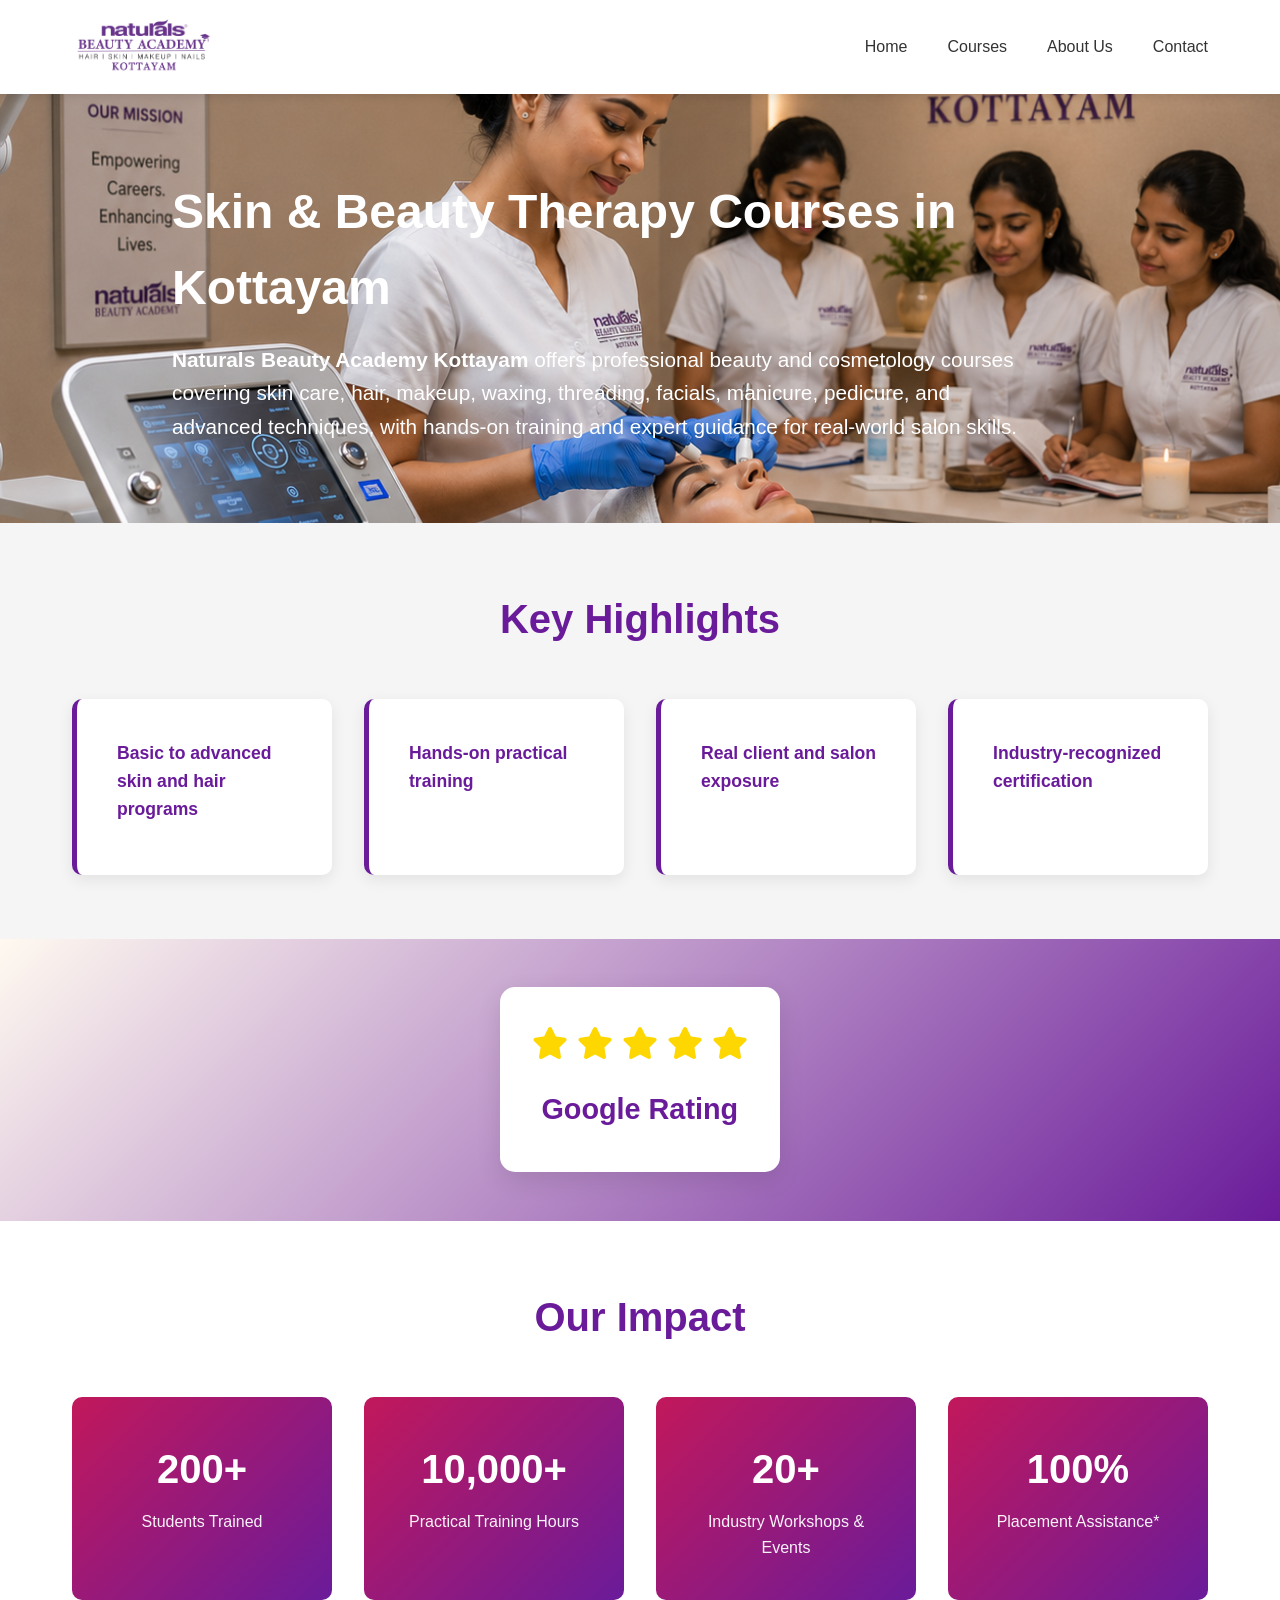
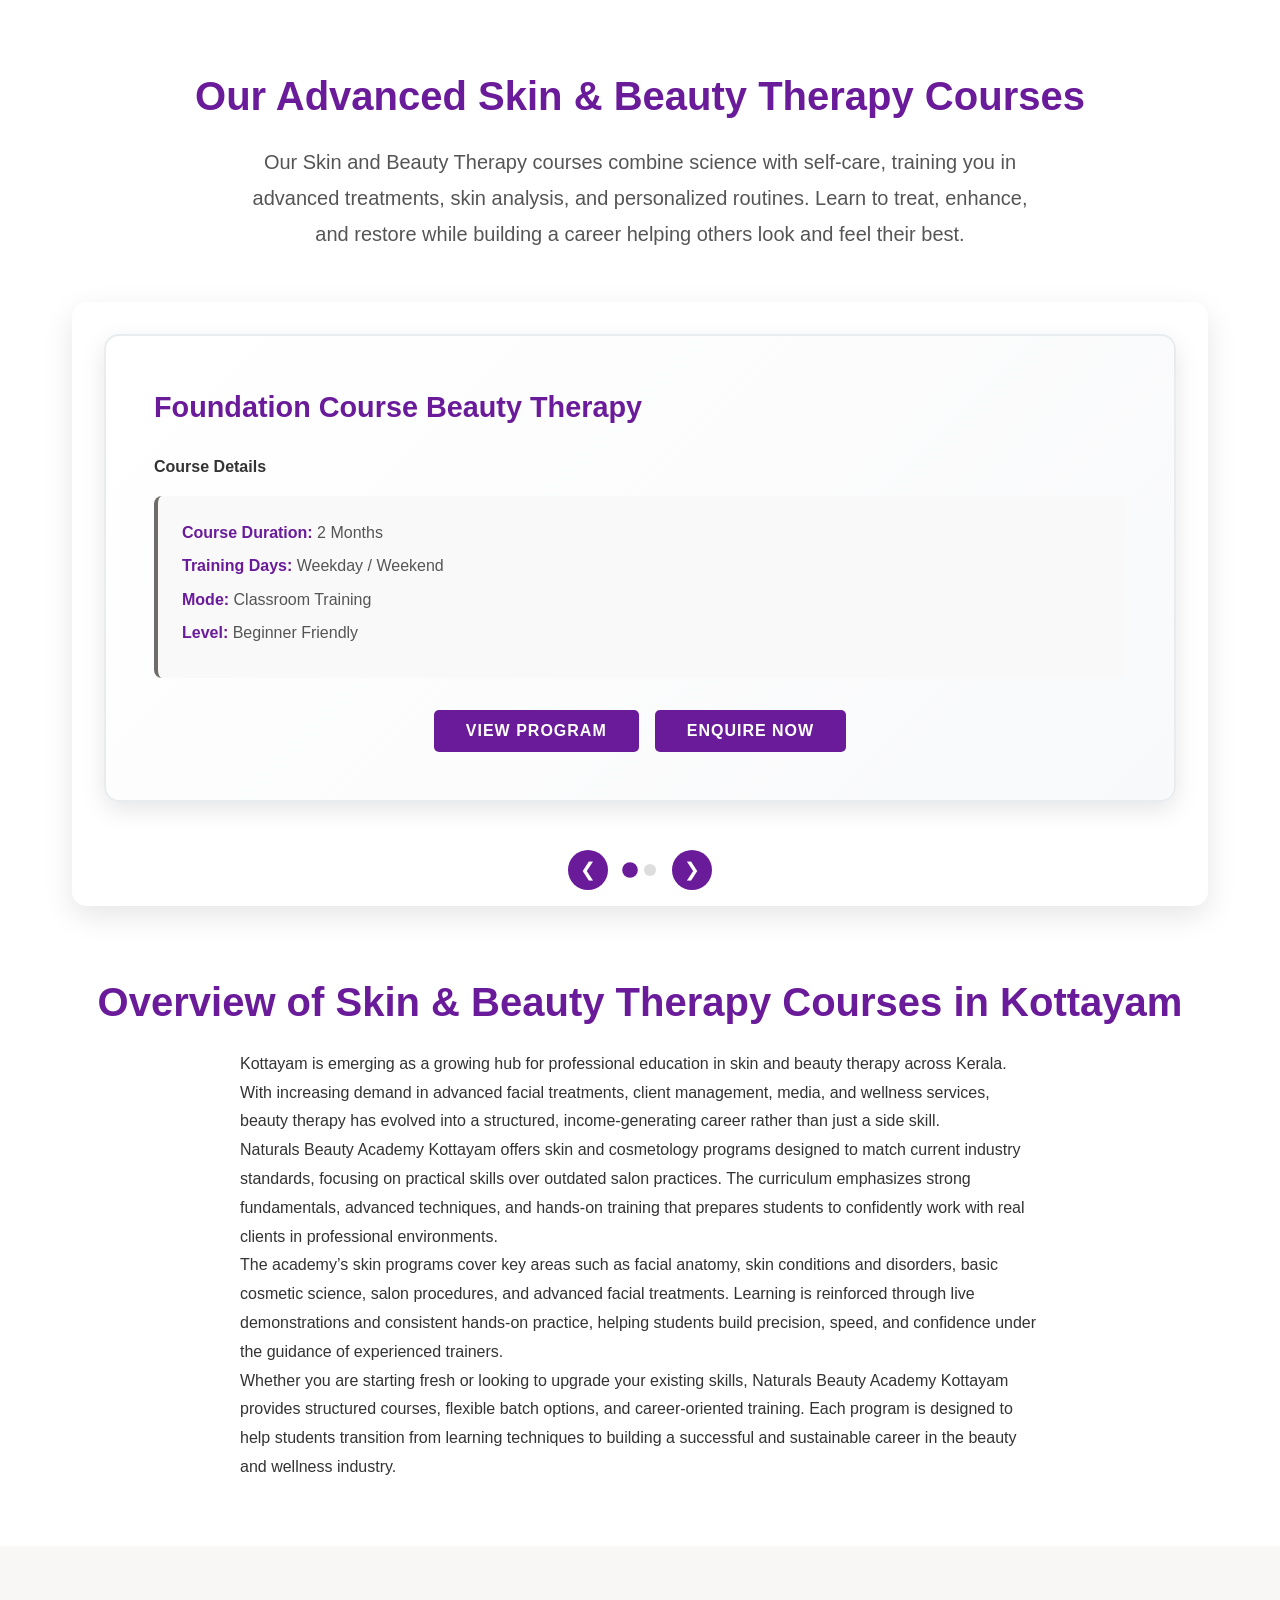
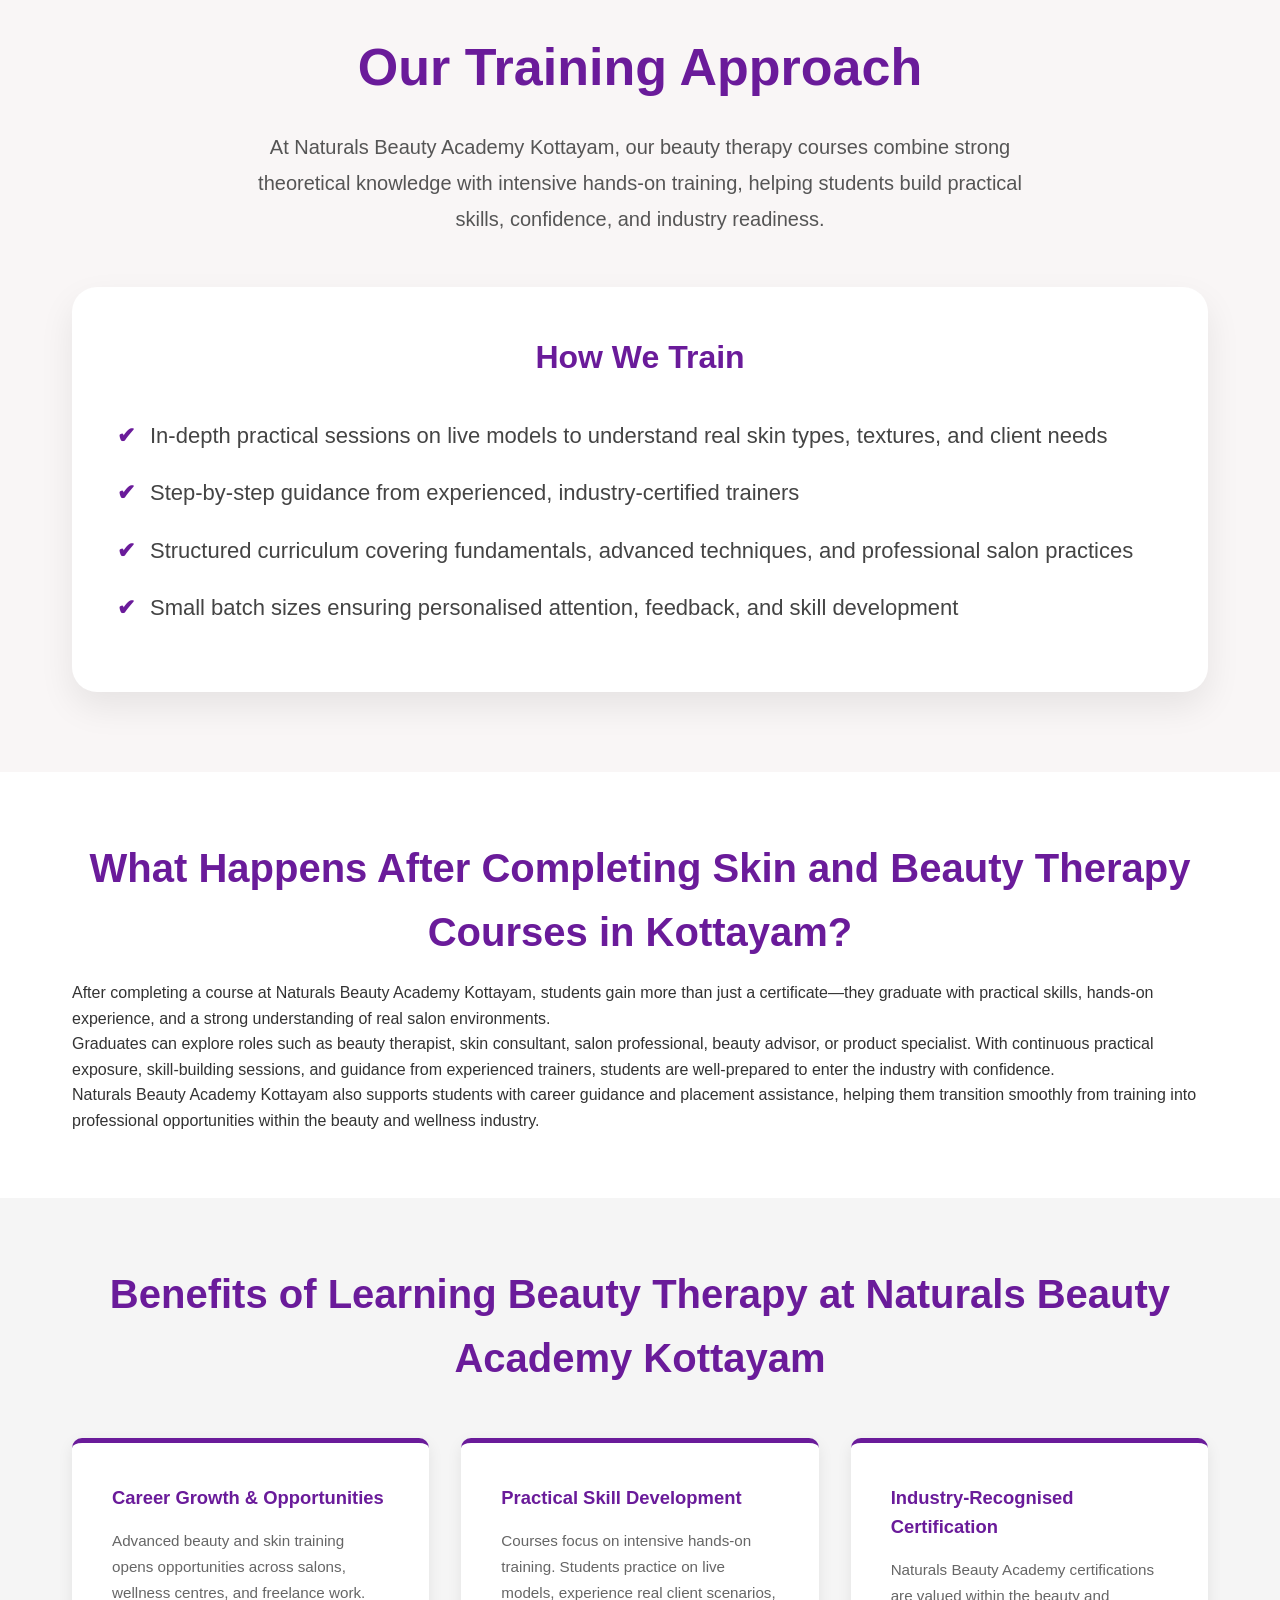
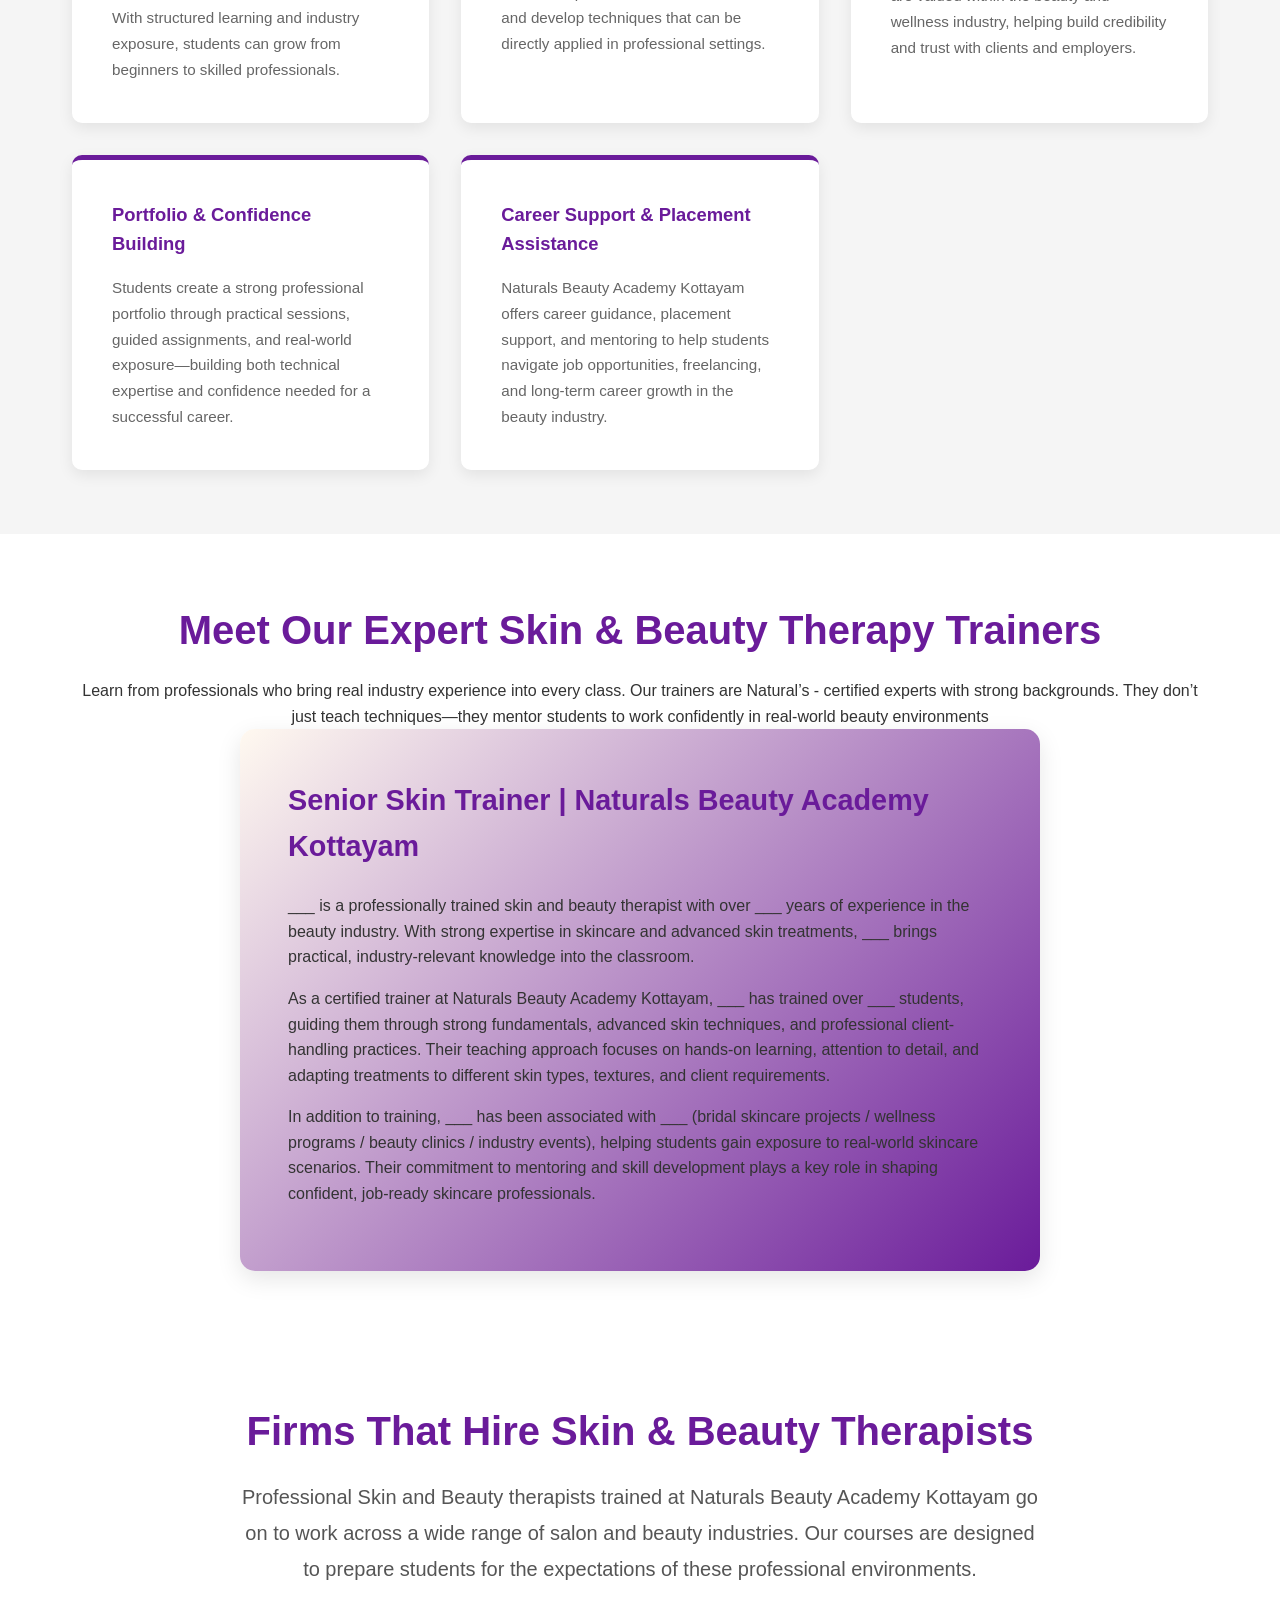
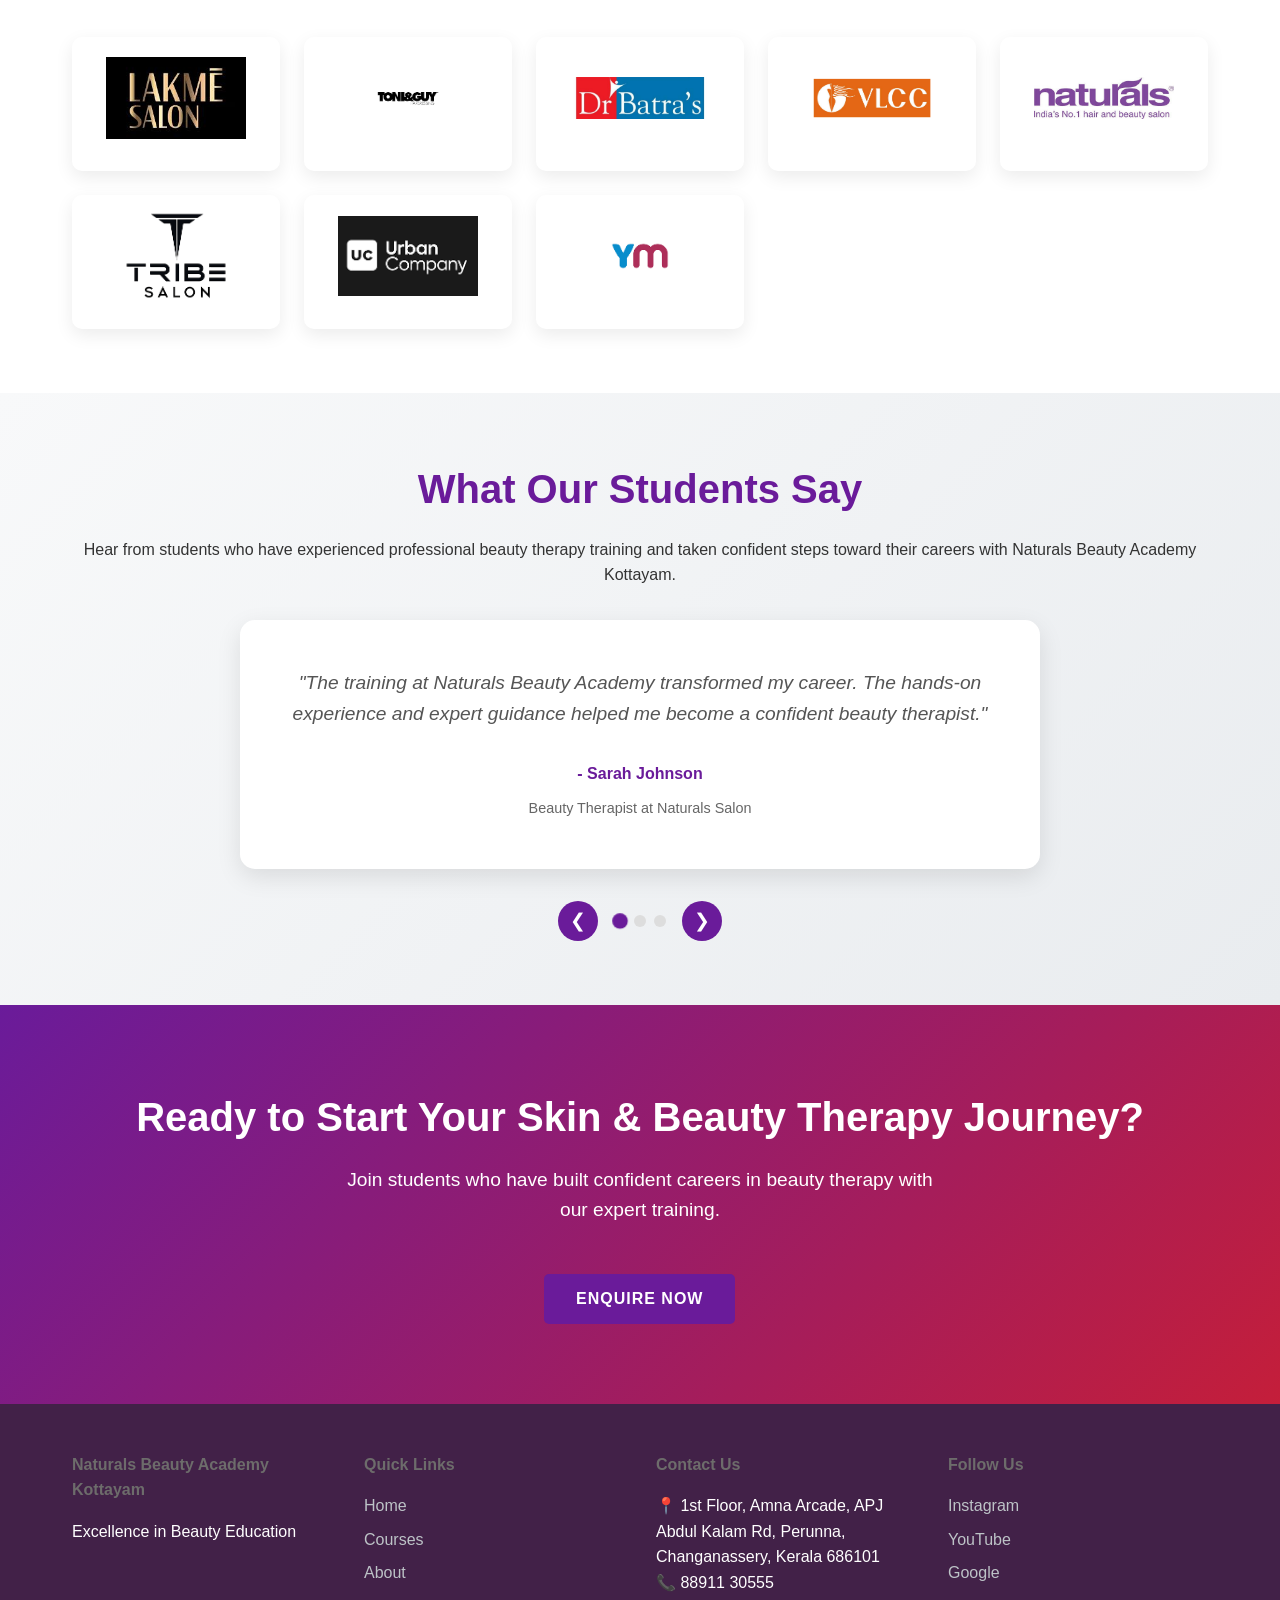
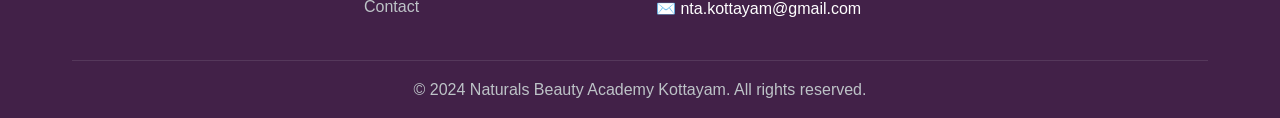
<file: pages/skincare.html>
<!DOCTYPE html>
<html lang="en">
<head>
    <meta charset="UTF-8">
    <meta name="viewport" content="width=device-width, initial-scale=1.0">
    <meta name="description" content="Naturals Beauty Academy Skin & Beauty Therapy Courses in Kottayam - professional skin, cosmetology, and therapy training.">
    <title>Skin & Beauty Therapy Courses in Kottayam - Naturals Beauty Academy Kottayam</title>
    <link rel="stylesheet" href="../css/style.css">
    <link rel="stylesheet" href="../css/responsive.css">
    <link rel="stylesheet" href="https://cdnjs.cloudflare.com/ajax/libs/font-awesome/6.0.0/css/all.min.css">
    <style>
        /* Additional styles for enhanced animations and sliders */
        .animate-slide-down {
            opacity: 0;
            transform: translateY(-50px);
            animation: slideDown 1s ease-out forwards;
        }

        .animate-slide-up {
            opacity: 0;
            transform: translateY(50px);
            animation: slideUp 1s ease-out forwards;
        }

        .animate-slide-left {
            opacity: 0;
            transform: translateX(-50px);
            animation: slideLeft 1s ease-out forwards;
        }

        .animate-slide-right {
            opacity: 0;
            transform: translateX(50px);
            animation: slideRight 1s ease-out forwards;
        }

        .animate-fade-in {
            opacity: 0;
            animation: fadeIn 1.2s ease-out forwards;
        }

        .animate-scale-in {
            opacity: 0;
            transform: scale(0.8);
            animation: scaleIn 0.8s ease-out forwards;
        }

        .animate-bounce {
            opacity: 0;
            animation: bounceIn 1s ease-out forwards;
        }

        @keyframes slideDown {
            to { opacity: 1; transform: translateY(0); }
        }

        @keyframes slideUp {
            to { opacity: 1; transform: translateY(0); }
        }

        @keyframes slideLeft {
            to { opacity: 1; transform: translateX(0); }
        }

        @keyframes slideRight {
            to { opacity: 1; transform: translateX(0); }
        }

        @keyframes fadeIn {
            to { opacity: 1; }
        }

        @keyframes scaleIn {
            to { opacity: 1; transform: scale(1); }
        }

        @keyframes bounceIn {
            0% { opacity: 0; transform: scale(0.3); }
            50% { opacity: 1; transform: scale(1.05); }
            70% { transform: scale(0.9); }
            100% { opacity: 1; transform: scale(1); }
        }

        /* Slider styles */
        .courses-slider {
            position: relative;
            overflow: hidden;
            border-radius: 15px;
            box-shadow: 0 10px 30px rgba(0, 0, 0, 0.1);
        }

        .slider-container {
            display: flex;
            transition: transform 0.5s ease;
        }

        .course-slide {
            min-width: 100%;
            display: none;
        }

        .course-slide.active {
            display: block;
        }

        .course-card-large {
            background: linear-gradient(135deg, #fff 0%, #f8f9fa 100%);
            padding: 3rem;
            border-radius: 15px;
            margin: 2rem;
            box-shadow: 0 8px 25px rgba(0, 0, 0, 0.1);
            border: 2px solid #e9ecef;
        }

        .course-header-card h3 {
            color: var(--primary-color);
            margin-bottom: 1.5rem;
            font-size: 1.8rem;
        }

        .course-details p {
            margin-bottom: 0.5rem;
            color: #555;
            font-size: 1rem;
        }

        .course-actions {
            display: flex;
            gap: 1rem;
            margin-top: 2rem;
            justify-content: center;
        }

        .slider-controls {
            display: flex;
            justify-content: center;
            align-items: center;
            padding: 1rem;
            background: rgba(255, 255, 255, 0.9);
            gap: 1rem;
        }

        .slider-btn {
            background: var(--primary-color);
            color: white;
            border: none;
            width: 40px;
            height: 40px;
            border-radius: 50%;
            cursor: pointer;
            font-size: 1.2rem;
            transition: all 0.3s ease;
            display: flex;
            align-items: center;
            justify-content: center;
        }

        .slider-btn:hover {
            background: #680000;
            transform: scale(1.1);
        }

        .slider-dots {
            display: flex;
            gap: 0.5rem;
        }

        .dot {
            width: 12px;
            height: 12px;
            border-radius: 50%;
            background: #ddd;
            cursor: pointer;
            transition: all 0.3s ease;
        }

        .dot.active {
            background: var(--primary-color);
            transform: scale(1.3);
        }

        /* Rating section */
        .rating-section {
            padding: 3rem 2rem;
            background: linear-gradient(135deg, #fff9f0 0%, #6A1B9A 100%);
            text-align: center;
        }

        .rating-card {
            background: white;
            padding: 2rem;
            border-radius: 15px;
            box-shadow: 0 8px 25px rgba(0, 0, 0, 0.1);
            display: inline-block;
            max-width: 300px;
        }

        .stars {
            color: #ffd700;
            font-size: 2rem;
            margin-bottom: 1rem;
        }

        .rating-card h3 {
            color: var(--primary-color);
            margin-bottom: 0.5rem;
        }

        /* Overview section */
        .overview-section {
            padding: 4rem 2rem;
            background: white;
        }

        .overview-content {
            max-width: 800px;
            margin: 0 auto;
            line-height: 1.8;
        }

        .overview-content h3 {
            color: var(--primary-color);
            margin: 2rem 0 1rem 0;
            text-align: left;
        }

        .training-list {
            list-style: none;
            padding: 0;
        }

        .training-list li {
            padding: 0.5rem 0;
            position: relative;
            padding-left: 1.5rem;
        }

        .training-list li:before {
            content: '•';
            color: var(--primary-color);
            font-weight: bold;
            position: absolute;
            left: 0;
        }

        /* Testimonials slider */
        .testimonials-section {
            padding: 4rem 2rem;
            background: linear-gradient(135deg, #f8f9fa 0%, #e9ecef 100%);
        }

        .testimonials-slider {
            position: relative;
            max-width: 800px;
            margin: 0 auto;
        }

        .testimonial-slide {
            display: none;
        }

        .testimonial-slide.active {
            display: block;
        }

        .testimonial-card {
            background: white;
            padding: 3rem;
            border-radius: 15px;
            box-shadow: 0 8px 25px rgba(0, 0, 0, 0.1);
            text-align: center;
            margin: 2rem 0;
        }

        .testimonial-content p {
            font-size: 1.2rem;
            font-style: italic;
            color: #555;
            margin-bottom: 2rem;
            line-height: 1.6;
        }

        .testimonial-author h4 {
            color: var(--primary-color);
            margin-bottom: 0.5rem;
        }

        .testimonial-author span {
            color: #666;
            font-size: 0.9rem;
        }

        .testimonial-controls {
            display: flex;
            justify-content: center;
            align-items: center;
            gap: 1rem;
            margin-top: 2rem;
        }

        .testimonial-btn {
            background: var(--primary-color);
            color: white;
            border: none;
            width: 40px;
            height: 40px;
            border-radius: 50%;
            cursor: pointer;
            font-size: 1.2rem;
            transition: all 0.3s ease;
            display: flex;
            align-items: center;
            justify-content: center;
        }

        .testimonial-btn:hover {
            background: #680000;
            transform: scale(1.1);
        }

        .testimonial-dots {
            display: flex;
            gap: 0.5rem;
        }

                @media (max-width: 768px) {
            .testimonials-section {
                padding: 2rem 1rem;
            }

            .testimonial-card {
                padding: 2rem;
                margin: 1rem 0;
            }

            .testimonial-content p {
                font-size: 1rem;
                line-height: 1.5;
            }

            .testimonial-author span {
                font-size: 0.85rem;
            }

            .testimonial-controls {
                flex-wrap: wrap;
                gap: 0.75rem;
                justify-content: center;
            }

            .testimonial-btn {
                width: 38px;
                height: 38px;
                font-size: 1rem;
            }
        }

        /* Trainer section */
        .trainer-section {
            padding: 4rem 2rem;
            background: white;
        }

        .trainer-card {
            background: linear-gradient(135deg, #fff9f0 0%, #6A1B9A 100%);
            padding: 3rem;
            border-radius: 15px;
            box-shadow: 0 8px 25px rgba(0, 0, 0, 0.1);
            max-width: 800px;
            margin: 0 auto;
        }

        .trainer-info h3 {
            color: var(--primary-color);
            margin-bottom: 1.5rem;
        }

        .trainer-info p {
            margin-bottom: 1rem;
            line-height: 1.6;
        }

        .trainer-focus {
            list-style: none;
            padding: 0;
        }

        .trainer-focus li {
            padding: 0.5rem 0;
            padding-left: 1.5rem;
            position: relative;
        }

        .trainer-focus li:before {
            content: '✓';
            color: var(--primary-color);
            font-weight: bold;
            position: absolute;
            left: 0;
        }

        /* Animation delays */
        .animate-slide-left:nth-child(1) { animation-delay: 0.1s; }
        .animate-slide-right:nth-child(2) { animation-delay: 0.2s; }
        .animate-slide-left:nth-child(3) { animation-delay: 0.3s; }
        .animate-slide-right:nth-child(4) { animation-delay: 0.4s; }

        .animate-scale-in:nth-child(1) { animation-delay: 0.1s; }
        .animate-scale-in:nth-child(2) { animation-delay: 0.2s; }
        .animate-scale-in:nth-child(3) { animation-delay: 0.3s; }
        .animate-scale-in:nth-child(4) { animation-delay: 0.4s; }

        /* Gallery Section - No Background */
        .gallery-section {
            padding: 4rem 2rem;
            background: transparent;
        }

        .gallery-section h2 {
            color: var(--primary-color);
            text-align: center;
            margin-bottom: 2rem;
        }

        .gallery-grid {
            display: grid;
            grid-template-columns: repeat(auto-fit, minmax(250px, 1fr));
            gap: 1.5rem;
            max-width: 1200px;
            margin: 0 auto;
        }

        .gallery-card {
            position: relative;
            overflow: hidden;
            border-radius: 12px;
            box-shadow: 0 8px 20px rgba(0, 0, 0, 0.15);
            aspect-ratio: 1 / 1;
            cursor: pointer;
            transition: transform 0.3s ease, box-shadow 0.3s ease;
        }

        .gallery-card:hover {
            transform: translateY(-8px);
            box-shadow: 0 12px 30px rgba(106, 27, 154, 0.3);
        }

        .gallery-card img {
            width: 100%;
            height: 100%;
            object-fit: cover;
            transition: transform 0.4s ease;
        }

        .gallery-card:hover img {
            transform: scale(1.05);
        }

        .gallery-overlay {
            position: absolute;
            top: 0;
            left: 0;
            right: 0;
            bottom: 0;
            background: rgba(106, 27, 154, 0.8);
            display: flex;
            align-items: center;
            justify-content: center;
            opacity: 0;
            transition: opacity 0.3s ease;
        }

        .gallery-card:hover .gallery-overlay {
            opacity: 1;
        }

        .gallery-overlay p {
            color: white;
            font-size: 1rem;
            font-weight: 600;
            text-align: center;
            padding: 1rem;
        }

    </style>
</head>
<body>
    <!-- Navigation Header -->
    <header class="header" id="header">
        <nav class="navbar">
            <div class="nav-container">
                <div class="logo">
                    <a href="https://www.google.com/search?q=Naturals+Beauty+Academy+Kottayam" target="_blank" rel="noopener noreferrer">
                        <img src="../images/NATURALS BEAUTY KOTTAYM.png" alt="Naturals Beauty Academy Kottayam Logo" class="logo-image">
                    </a>
                </div>

                <button class="hamburger" id="hamburger">
                    <span></span>
                    <span></span>
                    <span></span>
                </button>

                <ul class="nav-menu" id="navMenu">
                    <li><a href="../index.html" class="nav-link">Home</a></li>
                    <li><a href="../index.html#courses" class="nav-link">Courses</a></li>
                    <li><a href="../index.html#about" class="nav-link">About Us</a></li>
                    <li><a href="../index.html#contact" class="nav-link">Contact</a></li>
                </ul>
            </div>
        </nav>
    </header>

    <!-- Course Header -->
    <section class="course-header skincare-bg">
        <div class="container">
            <h1 class="animate-slide-down">Skin & Beauty Therapy Courses in Kottayam</h1>
            <p class="animate-slide-up"><b>Naturals Beauty Academy Kottayam</b> offers professional beauty and cosmetology courses covering skin care, hair, makeup, waxing, threading, facials, manicure, pedicure, and advanced techniques, with hands-on training and expert guidance for real-world salon skills.</p>
        </div>
    </section>

    <!-- Key Highlights -->
    <section class="highlights">
        <div class="container">
            <h2 class="animate-fade-in">Key Highlights</h2>
            <div class="highlights-content">
                <div class="highlights-grid">
                    <div class="highlight-item animate-slide-left">
                        <h4>Basic to advanced skin and hair programs</h4>
                    </div>
                    <div class="highlight-item animate-slide-right">
                        <h4>Hands-on practical training</h4>
                    </div>
                    <div class="highlight-item animate-slide-left">
                        <h4>Real client and salon exposure</h4>
                    </div>
                    <div class="highlight-item animate-slide-right">
                        <h4>Industry-recognized certification</h4>
                    </div>
                </div>
            </div>
        </div>
    </section>

    <!-- Rating Section -->
    <section class="rating-section">
        <div class="container">
            <div class="rating-card animate-bounce">
                <div class="stars">
                    <i class="fas fa-star"></i>
                    <i class="fas fa-star"></i>
                    <i class="fas fa-star"></i>
                    <i class="fas fa-star"></i>
                    <i class="fas fa-star"></i>
                </div>
                <h3>Google Rating</h3>
            </div>
        </div>
    </section>

    <!-- Our Impact -->
    <section class="impact-section">
        <div class="container">
            <h2 class="animate-fade-in">Our Impact</h2>
            <div class="impact-stats">
                <div class="impact-stat animate-scale-in">
                    <h3>200+</h3>
                    <p>Students Trained</p>
                </div>
                <div class="impact-stat animate-scale-in">
                    <h3>10,000+</h3>
                    <p>Practical Training Hours</p>
                </div>
                <div class="impact-stat animate-scale-in">
                    <h3>20+</h3>
                    <p>Industry Workshops & Events</p>
                </div>
                <div class="impact-stat animate-scale-in">
                    <h3>100%</h3>
                    <p>Placement Assistance*</p>
                </div>
            </div>
        </div>
    </section>

 <!-- Course Programs Slider -->
<section class="courses-slider-section">
    <div class="container">

        <h2 style="text-align: center;">Our Advanced Skin & Beauty Therapy Courses</h2>

        <p class="section-intro">
            Our Skin and Beauty Therapy courses combine science with self-care, training you in advanced
            treatments, skin analysis, and personalized routines. Learn to treat, enhance, and restore while
            building a career helping others look and feel their best.
        </p>

        <div class="courses-slider">

            <div class="slider-container">

                <!-- Foundation Course -->
                <div class="course-slide active">

                    <div class="course-card-large">

                        <div class="course-header-card">

                            <h3>Foundation Course Beauty Therapy</h3>
                            <h4>Course Details</h4>

                            <div class="course-details">

                                <p>
                                    <strong>Course Duration:</strong>
                                    2 Months
                                </p>

                                <p>
                                    <strong>Training Days:</strong>
                                    Weekday / Weekend
                                </p>

                                <p>
                                    <strong>Mode:</strong>
                                    Classroom Training
                                </p>

                                <p>
                                    <strong>Level:</strong>
                                    Beginner Friendly
                                </p>

                            </div>

                        </div>

                        <div class="course-actions">

                            <button class="btn btn-primary">
                                View Program
                            </button>

                            <button class="btn btn-secondary">
                                Enquire Now
                            </button>

                        </div>

                    </div>

                </div>


                <!-- Advanced Course -->
                <div class="course-slide">

                    <div class="course-card-large">

                        <div class="course-header-card">

                            <h3>Advanced Beauty Therapy</h3>
                            <h4>Course Details</h4>

                            <div class="course-details">

                                <p>
                                    <strong>Course Duration:</strong>
                                    2 Months
                                </p>

                                <p>
                                    <strong>Training Days:</strong>
                                    Weekday / Weekend
                                </p>

                                <p>
                                    <strong>Mode:</strong>
                                    Classroom Training
                                </p>

                                <p>
                                    <strong>Level:</strong>
                                    Intermediate
                                </p>

                            </div>

                        </div>

                        <div class="course-actions">

                            <button class="btn btn-primary">
                                View Program
                            </button>

                            <button class="btn btn-secondary">
                                Enquire Now
                            </button>

                        </div>

                    </div>

                </div>

            </div>


            <!-- Slider Controls -->

            <div class="slider-controls">

                <button
                    class="slider-btn prev"
                    onclick="prevSlide()">

                    &#10094;

                </button>

                <div class="slider-dots">

                    <span
                        class="dot active"
                        onclick="goToSlide(0)">
                    </span>

                    <span
                        class="dot"
                        onclick="goToSlide(1)">
                    </span>

                </div>

                <button
                    class="slider-btn next"
                    onclick="nextSlide()">

                    &#10095;

                </button>

            </div>

        </div>

    </div>
</section>

    <!-- Overview Section -->
    <section class="overview-section">
        <div class="container">
            <h2 class="animate-fade-in" style="text-align: center;">
                Overview of Skin & Beauty Therapy Courses in Kottayam
            </h2>
            <div class="overview-content animate-slide-up">
                <p>Kottayam is emerging as a growing hub for professional education in skin and beauty therapy across Kerala. With increasing demand in advanced facial treatments, client management, media, and wellness services, beauty therapy has evolved into a structured, income-generating career rather than just a side skill.</p>

                <p>Naturals Beauty Academy Kottayam offers skin and cosmetology programs designed to match current industry standards, focusing on practical skills over outdated salon practices. The curriculum emphasizes strong fundamentals, advanced techniques, and hands-on training that prepares students to confidently work with real clients in professional environments.</p>

                <p>The academy’s skin programs cover key areas such as facial anatomy, skin conditions and disorders, basic cosmetic science, salon procedures, and advanced facial treatments. Learning is reinforced through live demonstrations and consistent hands-on practice, helping students build precision, speed, and confidence under the guidance of experienced trainers.</p>

                <p>Whether you are starting fresh or looking to upgrade your existing skills, Naturals Beauty Academy Kottayam provides structured courses, flexible batch options, and career-oriented training. Each program is designed to help students transition from learning techniques to building a successful and sustainable career in the beauty and wellness industry.</p>
            </div>
        </div>
    </section>

<!-- Training Approach -->
<section class="training-approach">
    <div class="container">

        <h2>Our Training Approach</h2>

        <p class="section-intro">
            At Naturals Beauty Academy Kottayam, our beauty therapy courses combine strong theoretical knowledge with intensive hands-on training, helping students build practical skills, confidence, and industry readiness.
        </p>

        <div class="approach-card">

            <h4> How We Train</h4>

            <ul>
                <li>In-depth practical sessions on live models to understand real skin types, textures, and client needs</li>
                <li>Step-by-step guidance from experienced, industry-certified trainers</li>
                <li>Structured curriculum covering fundamentals, advanced techniques, and professional salon practices</li>
                <li>Small batch sizes ensuring personalised attention, feedback, and skill development</li>
            </ul>

        </div>

    </div>
</section>

    <!-- Career Opportunities -->
    <section class="career-section">
        <div class="container">
            <h2 class="animate-fade-in">What Happens After Completing Skin and Beauty Therapy Courses in Kottayam?</h2>
            <p>After completing a course at Naturals Beauty Academy Kottayam, students gain more than just a certificate—they graduate with practical skills, hands-on experience, and a strong understanding of real salon environments.</p>
            <p>Graduates can explore roles such as beauty therapist, skin consultant, salon professional, beauty advisor, or product specialist. With continuous practical exposure, skill-building sessions, and guidance from experienced trainers, students are well-prepared to enter the industry with confidence.</p>
            <p>Naturals Beauty Academy Kottayam also supports students with career guidance and placement assistance, helping them transition smoothly from training into professional opportunities within the beauty and wellness industry.</p>
            </div>
        </div>
    </section>

    <!-- Benefits Section -->
    <section class="benefits-section">
        <div class="container">
            <h2 class="animate-fade-in">Benefits of Learning Beauty Therapy at Naturals Beauty Academy Kottayam</h2>
            <div class="benefits-grid">
                <div class="benefit-card animate-slide-left">
                    <h3>Career Growth & Opportunities</h3>
                    <p>Advanced beauty and skin training opens opportunities across salons, wellness centres, and freelance work. With structured learning and industry exposure, students can grow from beginners to skilled professionals.</p>
                </div>
                <div class="benefit-card animate-slide-right">
                    <h3>Practical Skill Development</h3>
                    <p>Courses focus on intensive hands-on training. Students practice on live models, experience real client scenarios, and develop techniques that can be directly applied in professional settings.</p>
                </div>
                <div class="benefit-card animate-slide-left">
                    <h3>Industry-Recognised Certification</h3>
                    <p>Naturals Beauty Academy certifications are valued within the beauty and wellness industry, helping build credibility and trust with clients and employers.</p>
                </div>
                <div class="benefit-card animate-slide-right">
                    <h3>Portfolio & Confidence Building</h3>
                    <p>Students create a strong professional portfolio through practical sessions, guided assignments, and real-world exposure—building both technical expertise and confidence needed for a successful career.</p>
                </div>
                <div class="benefit-card animate-slide-left">
                    <h3>Career Support & Placement Assistance</h3>
                    <p>Naturals Beauty Academy Kottayam offers career guidance, placement support, and mentoring to help students navigate job opportunities, freelancing, and long-term career growth in the beauty industry.</p>
                </div>
            </div>
        </div>
    </section>

    <!-- Trainer Section -->
    <section class="trainer-section">
        <div class="container">
            <h2 class="animate-fade-in" style="text-align: center;">Meet Our Expert Skin & Beauty Therapy Trainers</h2>
            <p class="animate-slide-up" style="text-align: center;">Learn from professionals who bring real industry experience into every class. Our
trainers are Natural’s - certified experts with strong backgrounds. They don’t just
teach techniques—they mentor students to work confidently in real-world beauty
environments</p>

            <div class="trainer-card animate-bounce">
                <div class="trainer-info">
                    <h3>Senior Skin Trainer | Naturals Beauty Academy Kottayam</h3>
                    <p>___ is a professionally trained skin and beauty therapist with over ___ years of experience in the beauty industry. With strong expertise in skincare and advanced skin treatments, ___ brings practical, industry-relevant knowledge into the classroom.</p>

                    <p>As a certified trainer at Naturals Beauty Academy Kottayam, ___ has trained over ___ students, guiding them through strong fundamentals, advanced skin techniques, and professional client-handling practices. Their teaching approach focuses on hands-on learning, attention to detail, and adapting treatments to different skin types, textures, and client requirements.</p>

                    <p>In addition to training, ___ has been associated with ___ (bridal skincare projects / wellness programs / beauty clinics / industry events), helping students gain exposure to real-world skincare scenarios. Their commitment to mentoring and skill development plays a key role in shaping confident, job-ready skincare professionals.</p>
                </div>
            </div>
        </div>
    </section>

    <!-- Employers Section -->
    <section class="employers-section">
        <div class="container">
            <h2 class="animate-fade-in">Firms That Hire Skin & Beauty Therapists</h2>
            <p class="section-intro animate-slide-up">Professional Skin and Beauty therapists trained at Naturals Beauty Academy Kottayam go on to work across a wide range of salon and beauty industries. Our courses are designed to prepare students for the expectations of these professional environments.</p>
            <div class="employers-grid">
                <div class="employer animate-scale-in">
                    <img src="../images/lakme.jpeg" alt="Lakme Salon logo">
                </div>
                <div class="employer animate-scale-in">
                    <img src="../images/tony and Guy.png" alt="Toni &amp; Guy logo">
                </div>
                <div class="employer animate-scale-in">
                    <img src="../images/DrBatraLogo.png" alt="Dr. Batra logo">
                </div>
                <div class="employer animate-scale-in">
                    <img src="../images/vlcc.jpg" alt="VLCC logo">
                </div>
                <div class="employer animate-scale-in">
                    <img src="../images/naturals.jpeg" alt="Naturals logo">
                </div>
                <div class="employer animate-scale-in">
                    <img src="../images/tribe.png" alt="Tribe Salon logo">
                </div>
                <div class="employer animate-scale-in">
                    <img src="../images/urban company.png" alt="Urban Company logo">
                </div>
                <div class="employer animate-scale-in">
                    <img src="../images/ym.png" alt="Yes Madam logo">
                </div>
            </div>
        </div>
    </section>

    <!-- Testimonials Section -->
    <section class="testimonials-section">
        <div class="container">
            <h2 class="animate-fade-in" style="text-align: center;">What Our Students Say</h2>
            <p class="animate-slide-up" style="text-align: center;">Hear from students who have experienced professional beauty therapy training and taken confident steps toward their careers with Naturals Beauty Academy Kottayam.</p>

            <div class="testimonials-slider">
                <div class="testimonial-slide active">
                    <div class="testimonial-card animate-slide-up">
                        <div class="testimonial-content">
                            <p>"The training at Naturals Beauty Academy transformed my career. The hands-on experience and expert guidance helped me become a confident beauty therapist."</p>
                            <div class="testimonial-author">
                                <h4>- Sarah Johnson</h4>
                                <span>Beauty Therapist at Naturals Salon</span>
                            </div>
                        </div>
                    </div>
                </div>

                <div class="testimonial-slide">
                    <div class="testimonial-card animate-slide-up">
                        <div class="testimonial-content">
                            <p>"Excellent training program with real-world exposure. The placement assistance helped me land my dream job immediately after completion."</p>
                            <div class="testimonial-author">
                                <h4>- Maria Rodriguez</h4>
                                <span>Freelance Beauty Consultant</span>
                            </div>
                        </div>
                    </div>
                </div>

                <div class="testimonial-slide">
                    <div class="testimonial-card animate-slide-up">
                        <div class="testimonial-content">
                            <p>"The comprehensive curriculum and experienced trainers made learning enjoyable. I now work confidently with clients across skin and beauty services."</p>
                            <div class="testimonial-author">
                                <h4>- Priya Sharma</h4>
                                <span>Skin Consultant</span>
                            </div>
                        </div>
                    </div>
                </div>
            </div>

            <div class="testimonial-controls">
                <button class="testimonial-btn prev" onclick="prevTestimonial()">&#10094;</button>
                <div class="testimonial-dots">
                    <span class="dot active" onclick="goToTestimonial(0)"></span>
                    <span class="dot" onclick="goToTestimonial(1)"></span>
                    <span class="dot" onclick="goToTestimonial(2)"></span>
                </div>
                <button class="testimonial-btn next" onclick="nextTestimonial()">&#10095;</button>
            </div>
        </div>
    </section>

    <!-- CTA Section -->
    <section class="cta-section">
        <div class="container">
            <h2 class="animate-fade-in">Ready to Start Your Skin & Beauty Therapy Journey?</h2>
            <p class="animate-slide-up">Join students who have built confident careers in beauty therapy with our expert training.</p>
            <a href="../index.html#contact" class="btn btn-primary animate-bounce">Enquire Now</a>
        </div>
    </section>

    <!-- Footer -->
    <footer class="footer">
        <div class="container">
            <div class="footer-content">
                <div class="footer-section">
                    <h4>Naturals Beauty Academy Kottayam</h4>
                    <p>Excellence in Beauty Education</p>
                </div>
                <div class="footer-section">
                    <h4>Quick Links</h4>
                    <ul>
                        <li><a href="../index.html">Home</a></li>
                        <li><a href="../index.html#courses">Courses</a></li>
                        <li><a href="../index.html#about">About</a></li>
                        <li><a href="../index.html#contact">Contact</a></li>
                    </ul>
                </div>
                <div class="footer-section">
                    <h4>Contact Us</h4>
                    <p>📍 1st Floor, Amna Arcade, APJ Abdul Kalam Rd, Perunna, Changanassery, Kerala 686101</p>
                    <p>📞 88911 30555</p>
                    <p>✉️ nta.kottayam@gmail.com</p>
                </div>
                <div class="footer-section">
                    <h4>Follow Us</h4>
                    <ul>
                        <li><a href="https://www.instagram.com/naturals_academy_kottayam?igsh=MTk2bHV6dDZtdGIxdg==" target="_blank">Instagram</a></li>
                        <li><a href="https://youtube.com/@naturalsacademykottayam?si=Oehz11vfqJS3rAkm" target="_blank">YouTube</a></li>
                        <li><a href="https://share.google/pFwSYsd4B2NasZM3f" target="_blank">Google</a></li>
                    </ul>
                </div>
            </div>
            <div class="footer-bottom">
                <p>&copy; 2024 Naturals Beauty Academy Kottayam. All rights reserved.</p>
            </div>
        </div>
    </footer>

<script>
document.addEventListener("DOMContentLoaded", () => {

    let currentSlide = 0;
    let slideInterval;

    const slides =
        document.querySelectorAll(".course-slide");

    const dots =
        document.querySelectorAll(
            ".slider-controls .dot"
        );

    function showSlide(index){

        slides.forEach(slide =>
            slide.classList.remove("active")
        );

        dots.forEach(dot =>
            dot.classList.remove("active")
        );

        slides[index].classList.add("active");
        dots[index].classList.add("active");

        currentSlide = index;
    }

    window.nextSlide = function(){

        currentSlide++;

        if(currentSlide >= slides.length){
            currentSlide = 0;
        }

        showSlide(currentSlide);
        resetSlideInterval();
    }

    window.prevSlide = function(){

        currentSlide--;

        if(currentSlide < 0){
            currentSlide =
            slides.length - 1;
        }

        showSlide(currentSlide);
        resetSlideInterval();
    }

    window.goToSlide = function(index){
        showSlide(index);
        resetSlideInterval();
    }

    function startSlideInterval() {
        slideInterval = setInterval(nextSlide, 5000);
    }

    function resetSlideInterval() {
        clearInterval(slideInterval);
        startSlideInterval();
    }

    showSlide(0);
    startSlideInterval();


    /* testimonials */

    let currentTestimonial = 0;

    const testimonialSlides =
        document.querySelectorAll(
            ".testimonial-slide"
        );

    const testimonialDots =
        document.querySelectorAll(
            ".testimonial-dots .dot"
        );

    function showTestimonial(index){

        testimonialSlides.forEach(s =>
            s.classList.remove("active")
        );

        testimonialDots.forEach(d =>
            d.classList.remove("active")
        );

        testimonialSlides[index]
            .classList.add("active");

        testimonialDots[index]
            .classList.add("active");

        currentTestimonial=index;
    }

    window.nextTestimonial=function(){

        currentTestimonial=
        (currentTestimonial+1)
        % testimonialSlides.length;

        showTestimonial(
            currentTestimonial
        );
    }

    window.prevTestimonial=function(){

        currentTestimonial=
        (currentTestimonial-1+
        testimonialSlides.length)
        % testimonialSlides.length;

        showTestimonial(
            currentTestimonial
        );
    }

    window.goToTestimonial=
    function(index){
        showTestimonial(index);
    }

    showTestimonial(0);

});
</script>
</body>
</html>
</file>
<file: css/style.css>
/* ===================================
   Lakme Academy - Main Stylesheet
   =================================== */

* {
    margin: 0;
    padding: 0;
    box-sizing: border-box;
}

:root {
    --primary-color: #6A1B9A;
    --secondary-color: #422148;
    --accent-color: #6d6c6b;
    --button-color: #6a1b9a;
    --button-hover-color: #4a148c;
    --light-color: #ecf0f1;
    --dark-color: #2c3e50;
    --text-color: #333;
    --border-color: #bdc3c7;
    --transition: all 0.3s ease;
}

/* ===================================
   Typography & Global Styles
   =================================== */

body {
    font-family: 'Segoe UI', Tahoma, Geneva, Verdana, sans-serif;
    color: var(--text-color);
    line-height: 1.6;
    overflow-x: hidden;
}

h1, h2, h3, h4, h5, h6 {
    font-weight: 600;
    margin-bottom: 1rem;
}

h2 {
    font-size: 2.5rem;
    color: var(--primary-color);
}

h3 {
    font-size: 1.8rem;
    color: var(--primary-color);
}

a {
    text-decoration: none;
    color: inherit;
    transition: var(--transition);
}

.container {
    max-width: 1200px;
    margin: 0 auto;
    padding: 0 2rem;
}

/* ===================================
   Buttons
   =================================== */

.btn {
    display: inline-block;
    padding: 0.75rem 2rem;
    border: none;
    border-radius: 5px;
    font-size: 1rem;
    font-weight: 600;
    cursor: pointer;
    transition: var(--transition);
    text-transform: uppercase;
    letter-spacing: 1px;
}

.btn-primary {
    background-color: var(--button-color);
    color: white;
}

.btn-primary:hover {
    background-color: var(--button-hover-color);
    transform: translateY(-2px);
    box-shadow: 0 5px 15px rgba(106, 27, 154, 0.3);
}

.btn-secondary {
    background-color: var(--button-color);
    color: white;
}

.btn-secondary:hover {
    background-color: var(--button-hover-color);
}

.btn-link {
    color: var(--button-color);
    font-weight: 600;
    font-size: 0.95rem;
}

.btn-link:hover {
    color: var(--button-hover-color);
}

/* ===================================
   Header & Navigation
   =================================== */

.header {
    background-color: white;
    box-shadow: 0 2px 10px rgba(0, 0, 0, 0.1);
    position: sticky;
    top: 0;
    z-index: 100;
}

.navbar {
    padding: 0.5rem 0;
}

.nav-container {
    max-width: 1200px;
    margin: 0 auto;
    padding: 0 2rem;
    display: flex;
    justify-content: space-between;
    align-items: center;
}

.logo {
    display: flex;
    align-items: center;
    gap: 0.5rem;
}

.logo h1 {
    font-size: 1.8rem;
    color: var(--primary-color);
    margin: 0;
}

.logo .tagline {
    font-size: 0.9rem;
    color: var(--secondary-color);
    margin: 0;
    font-weight: 400;
}

.logo-image {
    max-width: 180px;
    max-height: 70px;
    height: auto;
    width: auto;
    object-fit: contain;
}

.nav-menu {
    display: flex;
    list-style: none;
    gap: 2.5rem;
}

.nav-link {
    font-weight: 500;
    color: var(--text-color);
    font-size: 1rem;
    position: relative;
}

.nav-link::after {
    content: '';
    position: absolute;
    bottom: -5px;
    left: 0;
    width: 0;
    height: 2px;
    background-color: var(--primary-color);
    transition: var(--transition);
}

.nav-link:hover::after {
    width: 100%;
}

.hamburger {
    display: none;
    flex-direction: column;
    cursor: pointer;
    background: none;
    border: none;
    gap: 5px;
}

.hamburger span {
    width: 25px;
    height: 3px;
    background-color: var(--primary-color);
    transition: var(--transition);
}

.hamburger.active span:nth-child(1) {
    transform: rotate(45deg) translate(10px, 10px);
}

.hamburger.active span:nth-child(2) {
    opacity: 0;
}

.hamburger.active span:nth-child(3) {
    transform: rotate(-45deg) translate(7px, -7px);
}

/* ===================================
   Hero Section
   =================================== */

.hero {
    background: 
        linear-gradient(135deg, rgba(190, 63, 171, 0.42) 0%, rgba(81, 7, 66, 0.8) 100%),
        url('../images/makeuphero.png') center center / cover no-repeat;
    color: white;
    padding: 8rem 2rem;
    text-align: center;
    min-height: 500px !important;
    display: flex;
    align-items: center;
    justify-content: center;
}

.hero-content h2 {
    font-size: 3.5rem;
    color: white;
    margin-bottom: 1.5rem;
    animation: slideInDown 0.8s ease;
}

.hero-content p {
    font-size: 1.5rem;
    margin-bottom: 2rem;
    opacity: 0.95;
    animation: slideInUp 0.8s ease 0.2s backwards;
}

.hero-content .btn {
    animation: slideInUp 0.8s ease 0.4s backwards;
}

@keyframes slideInDown {
    from {
        opacity: 0;
        transform: translateY(-30px);
    }
    to {
        opacity: 1;
        transform: translateY(0);
    }
}

@keyframes slideInUp {
    from {
        opacity: 0;
        transform: translateY(30px);
    }
    to {
        opacity: 1;
        transform: translateY(0);
    }
}

/* ===================================
   Courses Section
   =================================== */

.courses {
    padding: 5rem 2rem;
    background-color: #f5f5f5;
}

.section-title {
    text-align: center;
    font-size: 2.5rem;
    margin-bottom: 4rem;
    color: var(--primary-color);
}

.section-subtitle {
    text-align: center;
    font-size: 1.2rem;
    color: #666;
    margin-bottom: 3rem;
    max-width: 600px;
    margin-left: auto;
    margin-right: auto;
}

.courses-slider-wrapper {
    position: relative;
    width: 100%;
}

.courses-grid {
    display: flex;
    gap: 2rem;
    overflow-x: auto;
    padding-bottom: 1rem;
    scroll-snap-type: x mandatory;
    -webkit-overflow-scrolling: touch;
    scroll-behavior: smooth;
    scrollbar-width: none;
    justify-content: flex-start;
    align-items: stretch;
    width: 100%;
}

.courses-grid::-webkit-scrollbar {
    display: none;
}

.course-card {
    flex: 0 0 calc((100% - 4rem) / 3);
    max-width: calc((100% - 4rem) / 3);
    min-width: 0;
    background: white;
    border-radius: 10px;
    overflow: hidden;
    box-shadow: 0 5px 15px rgba(0, 0, 0, 0.1);
    transition: var(--transition);
    display: flex;
    flex-direction: column;
    cursor: pointer;
    animation: fadeInUp 0.6s ease-out;
    scroll-snap-align: start;
}

.course-slider-btn {
    position: absolute;
    top: 50%;
    transform: translateY(-50%);
    width: 42px;
    height: 42px;
    border: none;
    border-radius: 50%;
    background: var(--button-color);
    color: white;
    box-shadow: 0 8px 20px rgba(0, 0, 0, 0.08);
    font-size: 1.5rem;
    cursor: pointer;
    transition: transform 0.3s ease, background 0.3s ease;
    display: flex;
    align-items: center;
    justify-content: center;
    z-index: 10;
}

.course-slider-btn.prev {
    left: -21px;
}

.course-slider-btn.next {
    right: -21px;
}

.course-slider-btn:hover {
    transform: translateY(-2px);
    background: var(--button-hover-color);
    color: white;
}

.course-slider-btn:disabled {
    opacity: 0.5;
    cursor: not-allowed;
}

.slider-btn,
.testimonial-btn {
    background: var(--button-color) !important;
    color: white !important;
    border: none !important;
}

.slider-btn:hover,
.testimonial-btn:hover {
    background: var(--button-hover-color) !important;
}

.course-card:nth-child(1) {
    animation-delay: 0.1s;
}

.course-card:nth-child(2) {
    animation-delay: 0.2s;
}

.course-card:nth-child(3) {
    animation-delay: 0.3s;
}

.course-card:nth-child(4) {
    animation-delay: 0.4s;
}

.course-card:nth-child(5) {
    animation-delay: 0.5s;
}

.course-card:hover {
    transform: translateY(-15px) scale(1.02);
    box-shadow: 0 20px 40px rgba(139, 0, 0, 0.2);
}

.course-card:hover .course-image {
    transform: scale(1.05);
}

@keyframes fadeInUp {
    from {
        opacity: 0;
        transform: translateY(30px);
    }
    to {
        opacity: 1;
        transform: translateY(0);
    }
}

.course-image {
    height: 200px;
    background: linear-gradient(135deg, #ddd 0%, #aaa 100%);
    display: flex;
    align-items: center;
    justify-content: center;
    color: white;
    font-size: 2rem;
    font-weight: bold;
    overflow: hidden;
    transition: transform 0.4s ease;
}

.hairstyling-bg {
    background:   /*linear-gradient(135deg, #e838d6 0%, #370326 100%),*/
                            url('../images/hairNew.png') center/cover no-repeat;
    background-blend-mode: overlay;
}


.cosmetology-bg {
    background: /*linear-gradient(135deg, #e838d6 0%, #370326 100%),*/
                            url('../images/skin 1CosNew.png') center/cover no-repeat;
    background-blend-mode: overlay;
}

.makeup-bg {
    background: /*linear-gradient(135deg, #e838d6 0%, #370326 100%),*/
                        url('../images/13.png') center/cover no-repeat;
    background-blend-mode: overlay;
}

.skincare-bg {
    background: /*linear-gradient(135deg, #e838d6 0%, #370326 100%),*/
                        url('../images/skinNew.png') center/cover no-repeat;
    background-blend-mode: overlay;
}

.nail-bg {
    background: /*linear-gradient(135deg, #e838d6 0%, #370326 100%),*/
                    url('../images/nail 1New.png') center/cover no-repeat;
    background-blend-mode: overlay;

}

.course-content {
    padding: 2rem;
    flex-grow: 1;
    display: flex;
    flex-direction: column;
    justify-content: space-between;
}

.course-content h3 {
    margin-bottom: 0.5rem;
    color: var(--secondary-color);
}

.course-content p {
    color: #666;
    margin-bottom: 1rem;
    flex-grow: 1;
}

.course-meta {
    display: flex;
    gap: 1rem;
    margin: 1rem 0;
    flex-wrap: wrap;
}

.course-accreditation {
    font-size: 0.85rem;
    color: var(--secondary-color);
    margin-bottom: 1rem;
    font-weight: 600;
}

.duration {
    display: inline-block;
    background-color: #f0f0f0;
    color: var(--primary-color);
    padding: 0.35rem 0.75rem;
    border-radius: 20px;
    font-size: 0.85rem;
    font-weight: 600;
}

/* ===================================
   About Section
   =================================== */

.about {
    padding: 5rem 2rem;
    background-color: white;
}

.about-content {
    display: grid;
    grid-template-columns: 1fr 1fr;
    gap: 4rem;
    align-items: center;
}

/* About Section */
.about {
    padding: 5rem 2rem;
    background-color: white;
}

.about-vision {
    margin-bottom: 3rem;
}

.vision-card {
    background: linear-gradient(135deg, #87CEEB 0%, #6A1B9A 100%);
    color: white;
    padding: 2.5rem;
    border-radius: 10px;
    margin-bottom: 2rem;
}

.vision-card h3 {
    color: white;
    margin-bottom: 1rem;
    font-size: 1.6rem;
}

.vision-card p {
    color: rgba(255, 255, 255, 0.95);
    line-height: 1.8;
    font-size: 1rem;
}

.vision-card strong {
    font-weight: 700;
    color: #fff;
}

.about-mission {
    background-color: #f5f5f5;
    padding: 2rem;
    border-radius: 10px;
    margin-bottom: 2rem;
}

.about-mission h3 {
    color: var(--primary-color);
    margin-bottom: 1rem;
}

.about-mission p {
    color: #333;
    line-height: 1.8;
}

.about-tagline {
    background: linear-gradient(135deg, #fff9f0 0%, #6A1B9A 100%);
    padding: 2rem;
    border-radius: 10px;
    margin-bottom: 2rem;
    border-left: 5px solid var(--primary-color);
}

.about-tagline h3 {
    color: var(--primary-color);
    margin-bottom: 1rem;
    font-size: 1.4rem;
}

.about-tagline p {
    color: #333;
    line-height: 1.6;
}

.about-highlight {
    background-color: var(--primary-color);
    color: white;
    padding: 2rem;
    border-radius: 10px;
    text-align: center;
    margin-bottom: 3rem;
}

.about-highlight p {
    font-size: 1.2rem;
    font-weight: 500;
    margin: 0;
}

.about-highlight strong {
    font-weight: 700;
}

.about-stats-wrapper {
    margin: 3rem auto;
    max-width: 1200px;
}

.about-stats {
    display: grid;
    grid-template-columns: repeat(4, minmax(0, 1fr));
    gap: 1.5rem;
    align-items: stretch;
}

.stat {
    text-align: center;
    padding: 2rem;
    min-height: 220px;
    display: flex;
    flex-direction: column;
    justify-content: center;
    align-items: center;
    background: linear-gradient(135deg, #f5f5f5 0%, #eeeeee 100%);
    border-radius: 10px;
    border-top: 4px solid var(--primary-color);
    transition: var(--transition);
}

@media (max-width: 1200px) {
    .about-stats {
        grid-template-columns: repeat(2, minmax(0, 1fr));
    }
}

@media (max-width: 768px) {
    .about-stats {
        grid-template-columns: 1fr;
    }
}

.stat:hover {
    transform: translateY(-5px);
    box-shadow: 0 10px 25px rgba(0, 0, 0, 0.1);
}

.stat-number {
    font-size: 2.5rem;
    font-weight: 700;
    color: var(--primary-color);
    margin-bottom: 0.5rem;
}

.stat-label {
    color: #666;
    font-weight: 500;
    font-size: 0.95rem;
}

.metrics-section {
    background-color: #f5f5f5;
    padding: 2.5rem;
    border-radius: 10px;
}

.metrics-section h3 {
    color: var(--primary-color);
    margin-bottom: 1.5rem;
    font-size: 1.5rem;
}

.metrics-list {
    list-style: none;
    display: grid;
    grid-template-columns: repeat(auto-fit, minmax(250px, 1fr));
    gap: 1.5rem;
}

.metrics-list li {
    font-weight: 500;
    color: var(--secondary-color);
    font-size: 1rem;
    padding: 0.75rem;
}

.metrics-list li:before {
    margin-right: 0.5rem;
    color: var(--primary-color);
}

/* ===================================
   Contact Section
   =================================== */

.contact {
    padding: 5rem 2rem;
    background-color: #f5f5f5;
}

.contact-wrapper {
    display: grid;
    grid-template-columns: 1fr 1fr;
    gap: 4rem;
    margin-top: 3rem;
}

.contact-info h3 {
    margin-bottom: 2rem;
}

.info-item {
    margin-bottom: 2rem;
}

.info-item strong {
    display: block;
    color: var(--primary-color);
    margin-bottom: 0.5rem;
    font-weight: 600;
}

.info-item p {
    color: #666;
    line-height: 1.6;
}

.contact-form {
    background: white;
    padding: 2rem;
    border-radius: 10px;
    box-shadow: 0 5px 15px rgba(0, 0, 0, 0.1);
}

.form-group {
    margin-bottom: 1.5rem;
}

.form-group label {
    display: block;
    margin-bottom: 0.5rem;
    font-weight: 600;
    color: var(--secondary-color);
}

.form-group input,
.form-group select,
.form-group textarea {
    width: 100%;
    padding: 0.8rem;
    border: 1px solid var(--border-color);
    border-radius: 5px;
    font-family: inherit;
    font-size: 1rem;
    transition: var(--transition);
}

.form-group input:focus,
.form-group select:focus,
.form-group textarea:focus {
    outline: none;
    border-color: var(--primary-color);
    box-shadow: 0 0 5px rgba(139, 0, 0, 0.2);
}

.contact-form .btn {
    width: 100%;
    margin-top: 1rem;
}

/* ===================================
   Footer
   =================================== */

.footer {
    background-color: var(--secondary-color);
    color: white;
    padding: 3rem 2rem 1rem;
}

.footer-content {
    display: grid;
    grid-template-columns: repeat(auto-fit, minmax(250px, 1fr));
    gap: 2rem;
    margin-bottom: 2rem;
}

.footer-section h4 {
    margin-bottom: 1rem;
    color: var(--accent-color);
}

.footer-section ul {
    list-style: none;
}

.footer-section ul li {
    margin-bottom: 0.5rem;
}

.footer-section a {
    color: #bdc3c7;
    transition: var(--transition);
}

.footer-section a:hover {
    color: var(--accent-color);
}

.footer-bottom {
    border-top: 1px solid rgba(255, 255, 255, 0.1);
    padding-top: 1rem;
    text-align: center;
    color: #bdc3c7;
}

/* ===================================
   Gallery Section
   =================================== */

.gallery {
    padding: 0.5rem 2rem 1.5rem;
    background: #ffffff;
}

.gallery .section-title {
    margin-bottom: 1rem;
    color: var(--primary-color);
    text-align: center;
}

.gallery .section-subtitle {
    margin-bottom: 3rem;
    color: #666;
    font-size: 1.1rem;
    text-align: center;
}

.gallery-scroll-wrapper {
    overflow: hidden;
    width: 100%;
    background: #ffffff;
    padding: 0.5rem 0;
}

.gallery .section-title {
    margin-top: 0;
}

.gallery-scroll-container {
    display: flex;
    flex-direction: column;
    gap: 1.5rem;
}

.gallery-row {
    display: flex;
    gap: 1rem;
    animation: scroll-left 50s linear infinite;
    width: fit-content;
}

@keyframes scroll-left {
    0% {
        transform: translateX(0);
    }
    100% {
        transform: translateX(-50%);
    }
}

.gallery-row:nth-child(even) {
    animation: scroll-left-reverse 50s linear infinite;
}

@keyframes scroll-left-reverse {
    0% {
        transform: translateX(-50%);
    }
    100% {
        transform: translateX(0);
    }
}

.gallery-item {
    position: relative;
    overflow: hidden;
    border-radius: 12px;
    box-shadow: 0 8px 20px rgba(0, 0, 0, 0.3);
    aspect-ratio: 1 / 1;
    cursor: pointer;
    transition: transform 0.3s ease, box-shadow 0.3s ease;
    flex-shrink: 0;
    width: 180px;
    height: 180px;
}

.gallery-item:hover {
    transform: translateY(-8px);
    box-shadow: 0 12px 30px rgba(106, 27, 154, 0.4);
}

.gallery-image {
    width: 100%;
    height: 100%;
    background-size: cover;
    background-position: center;
    transition: transform 0.4s ease;
}

.gallery-item:hover .gallery-image {
    transform: scale(1.05);
}

.gallery-overlay {
    position: absolute;
    top: 0;
    left: 0;
    right: 0;
    bottom: 0;
    background: rgba(106, 27, 154, 0.85);
    display: none;
    align-items: center;
    justify-content: center;
    opacity: 0;
    transition: opacity 0.3s ease;
}

.gallery-overlay p {
    color: white;
    font-size: 1rem;
    font-weight: 600;
    text-align: center;
    padding: 1rem;
    line-height: 1.2;
}

/* ===================================
   Utilities
   =================================== */

.text-center {
    text-align: center;
}

.mt-2 {
    margin-top: 2rem;
}

.mb-2 {
    margin-bottom: 2rem;
}

/* ===================================
   Animations
   =================================== */

@keyframes fadeIn {
    from {
        opacity: 0;
    }
    to {
        opacity: 1;
    }
}

.fade-in {
    animation: fadeIn 0.6s ease;
}

/* ===================================
   Course Pages Styling
   =================================== */

.course-header {
    padding: 5rem 2rem;
    color: white;
    text-align: left;
    display: block;
    min-height: 350px;
}

.course-header .container {
    max-width: 1000px;
    margin: 0 auto;
    text-align: left;
}

.course-header h1 {
    font-size: 3rem;
    color: white;
    margin-bottom: 1rem;
}

.course-header p {
    font-size: 1.3rem;
    opacity: 0.95;
    max-width: 850px;
    margin: 0;
}

/* Course Overview */
.course-overview {
    background-color: white;
    padding: 4rem 2rem;
}

.overview-grid {
    display: grid;
    grid-template-columns: repeat(auto-fit, minmax(200px, 1fr));
    gap: 2rem;
    margin-top: 2rem;
}

.overview-item {
    background-color: #f5f5f5;
    padding: 2rem;
    border-radius: 10px;
    text-align: center;
    border-left: 4px solid var(--primary-color);
}

.overview-item h3 {
    color: var(--primary-color);
    margin-bottom: 0.5rem;
}

.overview-item p {
    color: #666;
    line-height: 1.6;
}

/* Course Content */
.course-content {
    padding: 4rem 2rem;
    background-color: #f5f5f5;
}

.course-content > h2 {
    text-align: center;
    margin-bottom: 3rem;
}

.content-section {
    background-color: white;
    padding: 2rem;
    margin-bottom: 2rem;
    border-radius: 10px;
    box-shadow: 0 2px 10px rgba(0, 0, 0, 0.05);
}

.content-section h3 {
    color: var(--secondary-color);
    margin-bottom: 1.5rem;
    border-bottom: 2px solid var(--primary-color);
    padding-bottom: 0.5rem;
}

.course-list {
    list-style: none;
    display: flex;
    flex-direction: column;
    gap: 1rem;
}

.course-list li {
    padding-left: 2rem;
    position: relative;
    color: #555;
    line-height: 1.6;
}

.course-list li::before {
    content: '✓';
    position: absolute;
    left: 0;
    color: var(--primary-color);
    font-weight: bold;
    font-size: 1.2rem;
}

/* Facilities Section */
.facilities {
    padding: 4rem 2rem;
    background-color: white;
}

.facilities > h2 {
    text-align: center;
    margin-bottom: 3rem;
}

.facilities-grid {
    display: grid;
    grid-template-columns: repeat(auto-fit, minmax(250px, 1fr));
    gap: 2rem;
}

.facility-item {
    background: linear-gradient(135deg, #f5f5f5 0%, #eeeeee 100%);
    padding: 2rem;
    border-radius: 10px;
    text-align: center;
    transition: var(--transition);
    border-top: 4px solid var(--primary-color);
}

.facility-item:hover {
    transform: translateY(-5px);
    box-shadow: 0 10px 25px rgba(0, 0, 0, 0.1);
}

.facility-item h4 {
    color: var(--secondary-color);
    margin-bottom: 0.5rem;
    font-size: 1.1rem;
}

.facility-item p {
    color: #666;
    font-size: 0.95rem;
    line-height: 1.6;
}

/* Enrollment CTA */
.enrollment-cta {
    background: linear-gradient(135deg, var(--primary-color) 0%, #c41e3a 100%);
    color: white;
    padding: 4rem 2rem;
    text-align: center;
}

.enrollment-cta h2 {
    color: white;
    margin-bottom: 1rem;
    font-size: 2.5rem;
}

.enrollment-cta p {
    font-size: 1.2rem;
    margin-bottom: 2rem;
    opacity: 0.95;
}

.enrollment-cta .btn {
    margin-top: 1rem;
}

/* ===================================
   New Course Sections
   =================================== */

/* Highlights Section */
.highlights {
    padding: 4rem 2rem;
    background-color: #f5f5f5;
}

.highlights h2 {
    text-align: center;
    margin-bottom: 3rem;
    color: var(--primary-color);
}

.highlights-grid {
    display: grid;
    grid-template-columns: repeat(auto-fit, minmax(250px, 1fr));
    gap: 2rem;
}

.highlight-item {
    background: white;
    padding: 2.5rem;
    border-radius: 10px;
    box-shadow: 0 5px 15px rgba(0, 0, 0, 0.08);
    transition: var(--transition);
    border-left: 5px solid var(--primary-color);
}

.highlight-item:hover {
    transform: translateY(-8px);
    box-shadow: 0 10px 25px rgba(0, 0, 0, 0.15);
}

.highlight-item h4 {
    color: var(--primary-color);
    margin-bottom: 0.75rem;
    font-size: 1.1rem;
}

.highlight-item p {
    color: #666;
    line-height: 1.6;
    font-size: 0.95rem;
}

/* Impact Section */
.impact-section {
    padding: 4rem 2rem;
    background-color: white;
}

.impact-section h2 {
    text-align: center;
    margin-bottom: 3rem;
    color: var(--primary-color);
}

.impact-stats {
    display: grid;
    grid-template-columns: repeat(auto-fit, minmax(200px, 1fr));
    gap: 2rem;
}

.impact-stat {
    background: linear-gradient(135deg, #c2185b 0%, #6A1B9A 100%);
    color: white;
    padding: 2.5rem;
    border-radius: 10px;
    text-align: center;
    transition: var(--transition);
}

.impact-stat:hover {
    transform: scale(1.05);
    box-shadow: 0 15px 35px rgba(139, 0, 0, 0.2);
}

.impact-stat h3 {
    font-size: 2.5rem;
    color: white;
    margin-bottom: 0.5rem;
}

.impact-stat p {
    color: rgba(255, 255, 255, 0.95);
    font-weight: 500;
}

.training-approach{
    background:#f9f6f6;
    padding:80px 20px;
}

.training-approach h2{
    text-align:center;
    font-size:52px;
    color:#6A1B9A;
    margin-bottom:20px;
    font-weight:700;
}

.section-intro{
    max-width:800px;
    margin:auto;
    text-align:center;
    color:#555;
    font-size:20px;
    line-height:1.8;
    margin-bottom:50px;
}

.approach-card{
    background:white;
    border-radius:25px;
    padding:45px;
    box-shadow:
      0 15px 35px rgba(0,0,0,.08);

    transition:.3s;
}

.approach-card:hover{
    transform:translateY(-8px);
}

.approach-card h4{
    text-align:center;
    color:#6A1B9A;
    font-size:32px;
    margin-bottom:35px;
}

.approach-card ul{
    list-style:none;
    padding:0;
}

.approach-card li{
    font-size:22px;
    margin-bottom:22px;
    color:#444;
    display:flex;
    align-items:center;
}

.approach-card li::before{
    content:"✔";
    color:#6A1B9A;
    margin-right:15px;
    font-weight:bold;
}

/* Career Section */
.career-section {
    padding: 4rem 2rem;
    background-color: white;
}

.career-section h2 {
    text-align: center;
    margin-bottom: 1rem;
    color: var(--primary-color);
}

.career-grid {
    display: grid;
    grid-template-columns: repeat(auto-fit, minmax(200px, 1fr));
    gap: 2rem;
    margin-bottom: 3rem;
}

.career-item {
    background: linear-gradient(135deg, #f5f5f5 0%, #eeeeee 100%);
    padding: 2rem;
    border-radius: 10px;
    text-align: center;
    border-top: 4px solid var(--primary-color);
    transition: var(--transition);
}

.career-item:hover {
    transform: translateY(-8px);
    box-shadow: 0 10px 25px rgba(0, 0, 0, 0.1);
}

.career-item h3 {
    color: var(--primary-color);
    margin-bottom: 0.75rem;
    font-size: 1.15rem;
}

.career-item p {
    color: #666;
    font-size: 0.95rem;
    line-height: 1.6;
}

.placement-info {
    background: linear-gradient(135deg, #fff9f0 0%, #ffe4d4 100%);
    padding: 2.5rem;
    border-radius: 10px;
    border-left: 5px solid var(--primary-color);
    text-align: center;
}

.placement-info h3 {
    color: var(--primary-color);
    margin-bottom: 0.75rem;
}

.placement-info p {
    color: #666;
    font-size: 1rem;
    line-height: 1.6;
}

/* Benefits Section */
.benefits-section {
    padding: 4rem 2rem;
    background-color: #f5f5f5;
}

.benefits-section h2 {
    text-align: center;
    margin-bottom: 3rem;
    color: var(--primary-color);
}

.benefits-grid {
    display: grid;
    grid-template-columns: repeat(auto-fit, minmax(280px, 1fr));
    gap: 2rem;
}

.benefit-card {
    background: white;
    padding: 2.5rem;
    border-radius: 10px;
    box-shadow: 0 5px 15px rgba(0, 0, 0, 0.08);
    transition: var(--transition);
    border-top: 5px solid var(--primary-color);
}

.benefit-card:hover {
    transform: translateY(-10px);
    box-shadow: 0 15px 35px rgba(0, 0, 0, 0.15);
}

.benefit-card h3 {
    color: var(--primary-color);
    margin-bottom: 1rem;
    font-size: 1.15rem;
}

.benefit-card p {
    color: #666;
    line-height: 1.7;
    font-size: 0.95rem;
}

/* Employers Section */
.employers-section {
    padding: 4rem 2rem;
    background-color: white;
}

.employers-section h2 {
    text-align: center;
    margin-bottom: 1rem;
    color: var(--primary-color);
}

.employers-grid {
    display: grid;
    grid-template-columns: repeat(auto-fit, minmax(180px, 1fr));
    gap: 1.5rem;
    margin-top: 2rem;
}

.employer {
    background: white;
    color: #333;
    padding: 1rem;
    border-radius: 10px;
    text-align: center;
    font-weight: 600;
    transition: var(--transition);
    display: flex;
    flex-direction: column;
    align-items: center;
    justify-content: center;
    min-height: 120px;
    box-shadow: 0 6px 18px rgba(0, 0, 0, 0.08);
}

.employer img {
    width: 100%;
    max-width: 140px;
    max-height: 90px;
    object-fit: contain;
    margin-bottom: 0.75rem;
}


.employer p {
    margin: 0;
    color: #222;
    font-size: 1rem;
}

.employer:hover {
    transform: scale(1.03);
    box-shadow: 0 12px 30px rgba(0, 0, 0, 0.16);
}

/* CTA Section */
.cta-section {
    background: linear-gradient(135deg, var(--primary-color) 0%, #c41e3a 100%);
    color: white;
    padding: 5rem 2rem;
    text-align: center;
}

.cta-section h2 {
    color: white;
    margin-bottom: 1rem;
    font-size: 2.5rem;
}

.cta-section p {
    font-size: 1.2rem;
    margin-bottom: 2rem;
    opacity: 0.95;
    max-width: 600px;
    margin-left: auto;
    margin-right: auto;
}

.cta-section .btn {
    margin-top: 1rem;
}

/* Course Details */
.course-details {
    background-color: #f9f9f9;
    padding: 1.5rem;
    border-radius: 8px;
    margin-bottom: 1.5rem;
    border-left: 4px solid var(--accent-color);
}

.course-details p {
    margin-bottom: 0.5rem;
    color: #555;
}

.course-details strong {
    color: var(--primary-color);
}
</file>
<file: css/responsive.css>
/* ===================================
   Responsive Design - Mobile First
   =================================== */

/* ===================================
   Tablets (768px and below)
   =================================== */

@media (max-width: 768px) {
    .hamburger {
        display: flex;
    }

    .nav-menu {
        position: fixed;
        left: -100%;
        top: 70px;
        flex-direction: column;
        background-color: white;
        width: 100%;
        text-align: center;
        transition: 0.3s;
        box-shadow: 0 10px 27px rgba(0, 0, 0, 0.1);
        gap: 0;
        padding: 2rem 0;
    }

    .nav-menu.active {
        left: 0;
    }

    .nav-menu li {
        border-bottom: 1px solid #f0f0f0;
        padding: 1rem 0;
    }

    .nav-link::after {
        display: none;
    }

    .nav-link:hover {
        color: var(--primary-color);
    }

    /* Hero Section */
    .hero {
        padding: 4rem 1.5rem;
        min-height: 500px;
    }

    .hero-content h2 {
        font-size: 2rem;
    }

    .hero-content p {
        font-size: 1rem;
    }

    /* Courses Grid */
    .courses-grid {
        display: flex;
        flex-wrap: nowrap;
        overflow-x: auto;
        gap: 1.5rem;
        padding-bottom: 1rem;
        scroll-snap-type: x mandatory;
    }

    .course-card {
        flex: 0 0 90%;
        min-width: 90%;
    }

    .course-slider-btn {
        display: none;
    }

    /* About Section */
    .about {
        padding: 2rem 1rem;
    }

    .vision-card {
        padding: 1.5rem;
    }

    .vision-card h3 {
        font-size: 1.3rem;
    }

    .about-stats {
        grid-template-columns: repeat(2, 1fr);
        gap: 1rem;
    }

    .stat {
        padding: 1rem;
    }

    .stat-number {
        font-size: 1.8rem;
    }

    .metrics-list {
        grid-template-columns: 1fr;
        gap: 1rem;
    }

    .metrics-list li {
        font-size: 0.95rem;
    }

    /* Contact Section */
    .contact-wrapper {
        grid-template-columns: 1fr;
        gap: 2rem;
    }

    .contact-form {
        padding: 1.5rem;
    }

    /* Sections */
    .courses,
    .about,
    .contact {
        padding: 3rem 1.5rem;
    }

    .section-title {
        font-size: 2rem;
        margin-bottom: 2rem;
    }

    h2 {
        font-size: 1.8rem;
    }

    h3 {
        font-size: 1.4rem;
    }
}

/* ===================================
   Small Tablets (600px and below)
   =================================== */

@media (max-width: 600px) {
    .container {
        padding: 0 1rem;
    }

    .logo h1 {
        font-size: 1.4rem;
    }

    .nav-container {
        padding: 0 1rem;
    }

    /* Hero */
    .hero {
        padding: 3rem 1rem;
        min-height: 280px;
    }

    .hero-content h2 {
        font-size: 1.5rem;
    }

    .hero-content p {
        font-size: 0.9rem;
    }

    /* Section Titles */
    .section-title {
        font-size: 1.5rem;
        margin-bottom: 1.5rem;
    }

    h2 {
        font-size: 1.5rem;
    }

    h3 {
        font-size: 1.2rem;
    }

    /* Courses */
    .courses {
        padding: 2rem 1rem;
    }

    /* About */
    .about {
        padding: 2rem 1rem;
    }

    .about-text h3 {
        font-size: 1.4rem;
    }

    .stat-number {
        font-size: 2rem;
    }

    /* Contact */
    .contact {
        padding: 2rem 1rem;
    }

    .contact-info h3 {
        font-size: 1.3rem;
    }

    /* Footer */
    .footer-content {
        grid-template-columns: 1fr;
        gap: 1.5rem;
    }

    .footer {
        padding: 2rem 1rem 1rem;
    }

    .btn {
        padding: 0.6rem 1.5rem;
        font-size: 0.9rem;
    }
}

/* ===================================
   Mobile Phones (320px and up)
   =================================== */

@media (max-width: 480px) {
    body {
        font-size: 0.95rem;
    }

    .nav-container {
        padding: 0 1rem;
        gap: 1rem;
    }

    .logo h1 {
        font-size: 1.2rem;
    }

    .logo .tagline {
        font-size: 0.7rem;
    }

    /* Hero */
    .hero {
        padding: 2rem 1rem;
        min-height: 250px;
    }

    .hero-content h2 {
        font-size: 1.2rem;
        margin-bottom: 1rem;
    }

    .hero-content p {
        font-size: 0.85rem;
        margin-bottom: 1rem;
    }

    /* Sections */
    .courses,
    .about,
    .contact {
        padding: 1.5rem 1rem;
    }

    .section-title {
        font-size: 1.3rem;
        margin-bottom: 1rem;
    }

    /* Course Card */
    .course-image {
        height: 150px;
    }

    .course-content {
        padding: 1.5rem;
    }

    .course-content h3 {
        font-size: 1.1rem;
    }

    .course-content p {
        font-size: 0.9rem;
    }

    /* About */
    .about-content {
        gap: 1.5rem;
    }

    .about-text p {
        font-size: 0.9rem;
    }

    .features-list li {
        padding: 0.5rem 0;
        font-size: 0.9rem;
    }

    .stat {
        padding: 1rem;
    }

    .stat-number {
        font-size: 1.5rem;
    }

    .stat-label {
        font-size: 0.85rem;
    }

    /* Contact */
    .contact-info h3,
    .info-item strong {
        font-size: 1.1rem;
    }

    .info-item p {
        font-size: 0.9rem;
    }

    .contact-form {
        padding: 1rem;
    }

    .form-group input,
    .form-group select,
    .form-group textarea {
        padding: 0.6rem;
        font-size: 0.95rem;
    }

    .form-group label {
        font-size: 0.95rem;
    }

    /* Button */
    .btn {
        padding: 0.5rem 1.2rem;
        font-size: 0.85rem;
        letter-spacing: 0;
    }

    /* Footer */
    .footer-section h4 {
        font-size: 1rem;
        margin-bottom: 0.8rem;
    }

    .footer-section ul li {
        margin-bottom: 0.3rem;
    }

    .footer-section a {
        font-size: 0.9rem;
    }

    .footer-bottom p {
        font-size: 0.85rem;
    }
}

/* ===================================
   Landscape Orientation
   =================================== */

@media (max-height: 600px) and (orientation: landscape) {
    .hero {
        padding: 2rem 2rem;
        min-height: 300px;
    }

    .hero-content h2 {
        font-size: 2rem;
        margin-bottom: 0.5rem;
    }

    .hero-content p {
        font-size: 0.9rem;
        margin-bottom: 1rem;
    }
}

/* ===================================
   Gallery Responsive
   =================================== */

/* Tablets (768px and below) */
@media (max-width: 768px) {
    .gallery-item {
        width: 150px;
        height: 150px;
    }

    .gallery-overlay p {
        font-size: 0.9rem;
    }

    .gallery-row {
        animation: scroll-left 40s linear infinite;
    }

    .gallery-row:nth-child(even) {
        animation: scroll-left-reverse 40s linear infinite;
    }
}

/* Small Tablets (600px and below) */
@media (max-width: 600px) {
    .gallery {
        padding: 2rem 1rem 1rem;
    }

    .gallery .section-title {
        font-size: 1.5rem;
    }

    .gallery .section-subtitle {
        font-size: 0.95rem;
        margin-bottom: 2rem;
    }

    .gallery-item {
        width: 120px;
        height: 120px;
    }

    .gallery-overlay p {
        font-size: 0.75rem;
    }

    .gallery-scroll-wrapper {
        padding: 1rem 0;
    }

    .gallery-row {
        gap: 0.8rem;
        animation: scroll-left 35s linear infinite;
    }

    .gallery-row:nth-child(even) {
        animation: scroll-left-reverse 35s linear infinite;
    }
}

/* Mobile Phones (480px and below) */
@media (max-width: 480px) {
    .gallery {
        padding: 1.5rem 1rem;
    }

    .gallery .section-title {
        font-size: 1.3rem;
    }

    .gallery .section-subtitle {
        font-size: 0.9rem;
        margin-bottom: 1.5rem;
    }

    .gallery-item {
        width: 100px;
        height: 100px;
        border-radius: 8px;
    }

    .gallery-overlay p {
        font-size: 0.65rem;
        padding: 0.5rem;
    }

    .gallery-scroll-wrapper {
        padding: 0.8rem 0;
    }

    .gallery-row {
        gap: 0.6rem;
        animation: scroll-left 30s linear infinite;
    }

    .gallery-row:nth-child(even) {
        animation: scroll-left-reverse 30s linear infinite;
    }
}

/* ===================================
   New Sections Responsive
   =================================== */

@media (max-width: 768px) {
    .highlights-grid,
    .impact-stats,
    .approach-grid,
    .career-grid,
    .benefits-grid,
    .employers-grid {
        grid-template-columns: repeat(auto-fit, minmax(150px, 1fr));
        gap: 1rem;
    }

    .highlight-item,
    .impact-stat,
    .approach-item,
    .career-item,
    .benefit-card,
    .employer {
        padding: 1.5rem 1rem;
    }

    .section-subtitle {
        font-size: 1rem;
        margin-bottom: 2rem;
    }

    .course-details {
        padding: 1rem;
    }
}

@media (max-width: 600px) {
    .highlights-grid,
    .impact-stats,
    .approach-grid,
    .career-grid,
    .benefits-grid,
    .employers-grid {
        grid-template-columns: 1fr;
        gap: 1rem;
    }

    .impact-stat h3 {
        font-size: 2rem;
    }

    .impact-stat p {
        font-size: 0.9rem;
    }

    .benefit-card h3 {
        font-size: 1.1rem;
    }

    .cta-section h2 {
        font-size: 1.8rem;
    }

    .cta-section p {
        font-size: 1rem;
    }
}

@media (max-width: 480px) {
    .highlights-grid,
    .impact-stats,
    .approach-grid,
    .career-grid,
    .benefits-grid,
    .employers-grid {
        grid-template-columns: 1fr;
        gap: 0.8rem;
    }

    .highlight-item,
    .impact-stat,
    .approach-item,
    .career-item,
    .benefit-card,
    .employer {
        padding: 1rem;
    }

    .highlight-item h4,
    .approach-item h4,
    .career-item h3,
    .benefit-card h3 {
        font-size: 1rem;
        margin-bottom: 0.5rem;
    }

    .highlight-item p,
    .approach-item p,
    .career-item p,
    .benefit-card p {
        font-size: 0.85rem;
        line-height: 1.5;
    }

    .employer {
        font-size: 0.9rem;
    }

    .placement-info {
        padding: 1.5rem 1rem;
    }

    .placement-info h3 {
        font-size: 1.1rem;
    }

    .cta-section h2 {
        font-size: 1.5rem;
        margin-bottom: 0.75rem;
    }

    .cta-section p {
        font-size: 0.95rem;
        margin-bottom: 1.5rem;
    }
}

/* ===================================
   Print Styles
   =================================== */

@media print {
    .header,
    .footer,
    .contact-form {
        display: none;
    }

    .courses,
    .about {
        page-break-inside: avoid;
    }

    .course-content {
        page-break-inside: avoid;
    }
}

/* ===================================
   Course Pages - Responsive
   =================================== */

/* Course pages on tablets */
@media (max-width: 768px) {
    .course-header {
        padding: 3rem 1.5rem;
        min-height: 250px;
    }

    .course-header h1 {
        font-size: 2rem;
    }

    .course-header p {
        font-size: 1rem;
    }

    .overview-grid {
        grid-template-columns: repeat(2, 1fr);
    }

    .content-section {
        padding: 1.5rem;
        margin-bottom: 1.5rem;
    }

    .facilities-grid {
        grid-template-columns: 1fr;
    }

    .enrollment-cta h2 {
        font-size: 2rem;
    }
}

/* Course pages on small mobile */
@media (max-width: 600px) {
    .course-header {
        padding: 2rem 1rem;
        min-height: 200px;
    }

    .course-header h1 {
        font-size: 1.4rem;
    }

    .course-header p {
        font-size: 0.9rem;
    }

    .overview-grid {
        grid-template-columns: 1fr;
    }

    .overview-item {
        padding: 1.5rem;
        border-left-width: 3px;
    }

    .course-content {
        padding: 2rem 1rem;
    }

    .content-section {
        padding: 1.2rem;
    }

    .enrollment-cta {
        padding: 2rem 1rem;
    }

    .enrollment-cta h2 {
        font-size: 1.4rem;
        margin-bottom: 0.5rem;
    }

    .enrollment-cta p {
        font-size: 0.95rem;
    }
}
</file>
